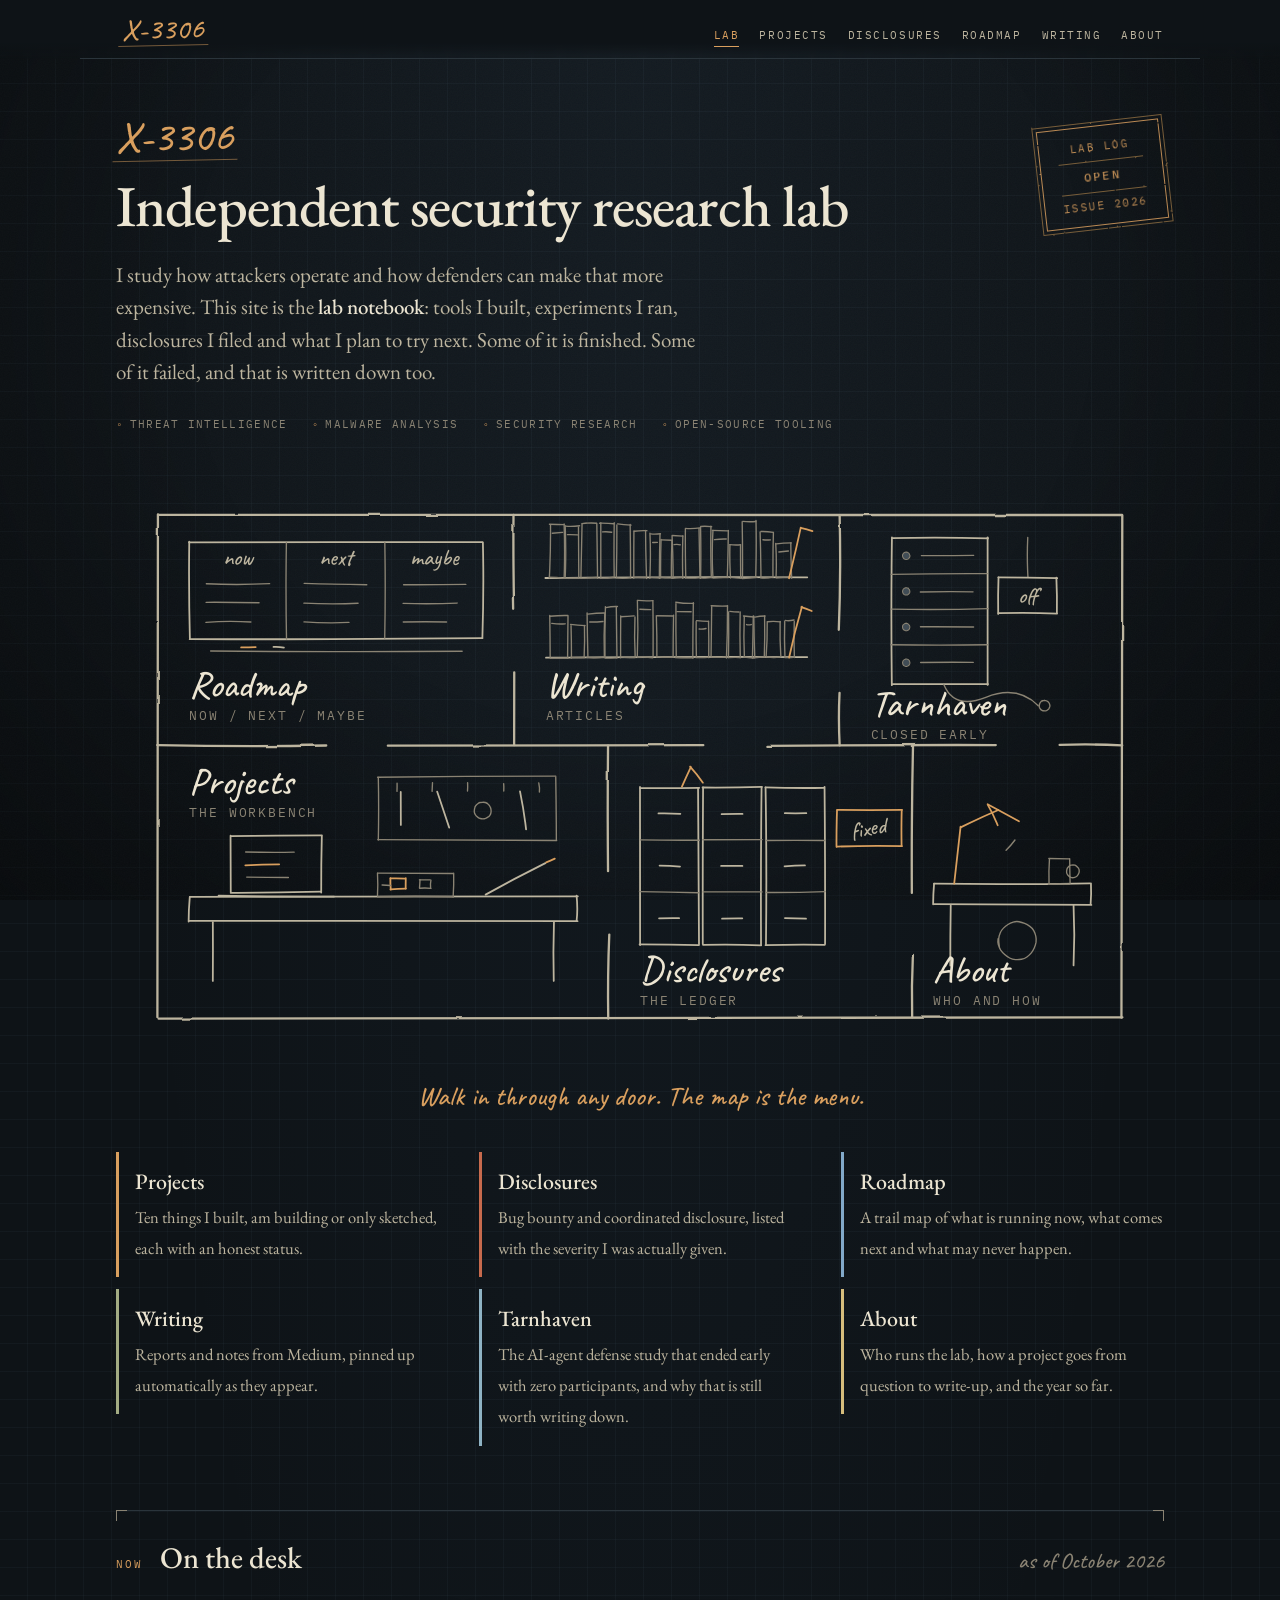
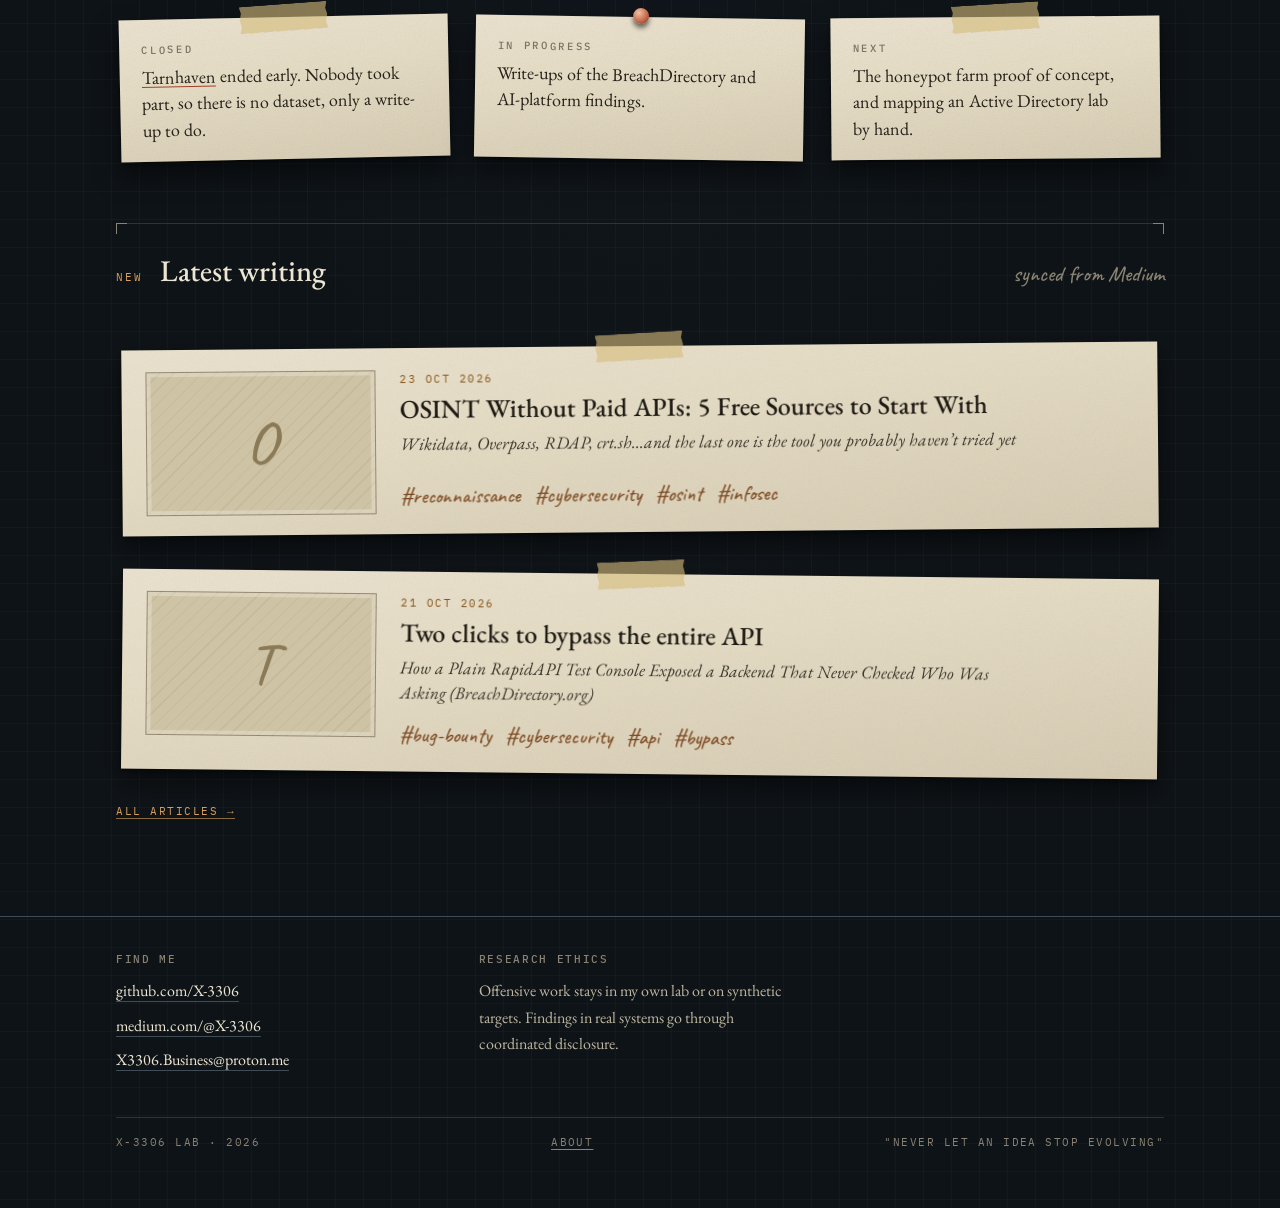
<file: index.html>
<!DOCTYPE html>
<html lang="en">
<head>
<meta charset="utf-8">
<meta name="viewport" content="width=device-width, initial-scale=1, viewport-fit=cover">
<title>X-3306 Lab | Independent Security Research &amp; Threat Intelligence</title>
<meta name="description" content="Independent security research lab of X-3306: threat intelligence, malware analysis, security research, open-source tools and coordinated disclosures.">
<link rel="canonical" href="https://x-3306.github.io/">
<meta name="robots" content="index, follow, max-image-preview:large, max-snippet:-1">
<meta name="author" content="X-3306">
<meta name="theme-color" content="#0e1317">
<meta property="og:type" content="website">
<meta property="og:site_name" content="X-3306 Lab">
<meta property="og:title" content="X-3306 Lab | Independent Security Research &amp; Threat Intelligence">
<meta property="og:description" content="Independent security research lab of X-3306: threat intelligence, malware analysis, security research, open-source tools and coordinated disclosures.">
<meta property="og:url" content="https://x-3306.github.io/">
<meta property="og:image" content="https://x-3306.github.io/og.png">
<meta property="og:image:width" content="1200">
<meta property="og:image:height" content="630">
<meta property="og:image:alt" content="X-3306, an independent security research lab">
<meta name="twitter:card" content="summary_large_image">
<meta name="twitter:title" content="X-3306 Lab | Independent Security Research &amp; Threat Intelligence">
<meta name="twitter:description" content="Independent security research lab of X-3306: threat intelligence, malware analysis, security research, open-source tools and coordinated disclosures.">
<meta name="twitter:image" content="https://x-3306.github.io/og.png">
<link rel="icon" href="favicon.svg" type="image/svg+xml">
<link rel="alternate" type="application/rss+xml" title="X-3306 on Medium" href="https://medium.com/feed/@X-3306">
<link rel="preload" href="fonts/eb-garamond-latin-500-normal.woff2" as="font" type="font/woff2" crossorigin>
<link rel="preload" href="fonts/ibm-plex-mono-latin-400-normal.woff2" as="font" type="font/woff2" crossorigin>
<link rel="preload" href="fonts/caveat-latin-500-normal.woff2" as="font" type="font/woff2" crossorigin>
<link rel="stylesheet" href="assets/style.css">
<script>document.documentElement.classList.add('js');</script>
<script>
/* Versioned intro flag: let the redesigned animation play once even if an older intro ran earlier. Add ?intro=1 to replay it while testing. */
(function(d){var seen=false;try{seen=sessionStorage.getItem('lab_seen_signal_v3')==='1'}catch(e){}
var rm=window.matchMedia&&matchMedia('(prefers-reduced-motion: reduce)').matches;
var forced=/(?:^|[?&])intro=1(?:&|$)/.test(location.search);
if((!seen||forced)&&!rm&&!location.hash&&!/bot|crawl|spider|slurp|lighthouse|headless/i.test(navigator.userAgent))d.classList.add('gate-on')})(document.documentElement);
</script>
<script type="application/ld+json">{"@context": "https://schema.org", "@graph": [{"@type": "WebSite", "@id": "https://x-3306.github.io/#site", "url": "https://x-3306.github.io/", "name": "X-3306 Lab", "inLanguage": "en", "publisher": {"@id": "https://x-3306.github.io/#person"}}, {"@type": "Person", "@id": "https://x-3306.github.io/#person", "name": "X-3306", "url": "https://x-3306.github.io/", "jobTitle": "Independent security researcher and threat intelligence analyst", "description": "Independent security researcher working on threat intelligence, malware analysis, red team research and deception technology.", "knowsAbout": ["Threat intelligence", "APT tradecraft", "Malware analysis", "Red team research", "Deception technology", "Honeypots", "Responsible disclosure"], "sameAs": ["https://github.com/X-3306", "https://medium.com/@X-3306"]}, {"@type": "ProfilePage", "@id": "https://x-3306.github.io/#profile", "url": "https://x-3306.github.io/", "name": "X-3306 Lab | Independent Security Research & Threat Intelligence", "mainEntity": {"@id": "https://x-3306.github.io/#person"}, "isPartOf": {"@id": "https://x-3306.github.io/#site"}}]}</script>

<meta name="google-adsense-account" content="ca-pub-8922407292297619">
<script async src="https://pagead2.googlesyndication.com/pagead/js/adsbygoogle.js?client=ca-pub-8922407292297619" crossorigin="anonymous"></script>
</head>
<body data-theme="home">
<a class="skip-link" href="#main">Skip to content</a>
<svg class="vh" aria-hidden="true" focusable="false"><defs><filter id="rough"><feTurbulence type="fractalNoise" baseFrequency="0.9" numOctaves="2" seed="2" result="n"/><feDisplacementMap in="SourceGraphic" in2="n" scale="1.7"/></filter></defs></svg>
<div id="gate" data-nosnippet role="dialog" aria-modal="true" aria-label="X-3306 Lab introduction">
  <button class="g-skip" type="button" id="skip">Skip intro</button>
  <div class="g-sheet paper tape">
    <p class="g-head">Lab notebook, issue 2026</p>
    <svg class="g-scope" viewBox="0 0 420 88" aria-hidden="true" focusable="false">
      <path class="g-grid" d="M0 18H420M0 44H420M0 70H420M42 0V88M84 0V88M126 0V88M168 0V88M210 0V88M252 0V88M294 0V88M336 0V88M378 0V88"/>
      <path class="g-base" d="M0 44H420"/>
      <path id="g-signal-route" class="g-trace" pathLength="1" d="M8 45 C18 45 19 43 26 44 S37 46 43 44 S51 42 57 44 S65 47 70 44 L84 44 L90 41 L96 48 L103 22 L111 68 L119 39 L126 46 L134 44 L147 43 L160 45 C168 46 173 44 181 44 L194 44 L202 41 L208 48 L216 19 L225 70 L233 38 L241 46 L251 44 C263 43 268 45 278 44 L290 44 L298 41 L304 47 L311 31 L318 57 L325 42 L332 45 C342 46 349 44 359 44 L374 44 L382 40 L388 48 L395 29 L402 59 L410 43 L418 44"/>
      <path class="g-trace-wake" pathLength="1" d="M8 45 C18 45 19 43 26 44 S37 46 43 44 S51 42 57 44 S65 47 70 44 L84 44 L90 41 L96 48 L103 22 L111 68 L119 39 L126 46 L134 44 L147 43 L160 45 C168 46 173 44 181 44 L194 44 L202 41 L208 48 L216 19 L225 70 L233 38 L241 46 L251 44 C263 43 268 45 278 44 L290 44 L298 41 L304 47 L311 31 L318 57 L325 42 L332 45 C342 46 349 44 359 44 L374 44 L382 40 L388 48 L395 29 L402 59 L410 43 L418 44"/>
      <circle class="g-trace-dot" r="3.2"><animateMotion dur="2.35s" repeatCount="indefinite" rotate="auto"><mpath href="#g-signal-route"/></animateMotion></circle>
    </svg>
    <p class="g-line" style="--t:.35s;--d:.45s"><span>This is the lab notebook.</span></p>
    <p class="g-line" style="--t:.82s;--d:.38s"><span>Some of it worked.</span></p>
    <p class="g-line" style="--t:1.22s;--d:.38s"><span>Some of it did not.</span></p>
    <p class="g-line" style="--t:1.62s;--d:.5s"><span>All of it is written down.</span></p>
    <p class="g-sign" aria-hidden="true">X-3306<svg viewBox="0 0 100 14" preserveAspectRatio="none"><path pathLength="1" d="M1 9 Q18 3 38 8 T74 7 T99 5"/></svg></p>
    <span class="g-stamp ink" aria-hidden="true">Open</span>
  </div>
  <div class="g-pencil" aria-hidden="true"><i></i></div>
</div>
<script>
/* Intro is self-contained: it closes even if the deferred bundle fails to load. */
(function(){
  var root=document.documentElement, gate=document.getElementById('gate');
  if(!gate)return;
  if(!root.classList.contains('gate-on')){gate.remove();return;}
  var done=false, exitTimer=0, autoTimer=0, failsafe=0, skip=document.getElementById('skip');
  function finish(){
    if(done)return;done=true;
    clearTimeout(autoTimer);clearTimeout(exitTimer);clearTimeout(failsafe);
    document.removeEventListener('keydown',onKey);document.removeEventListener('visibilitychange',onVis);
    gate.remove();root.classList.remove('gate-on');root.classList.add('gate-done');
    window.scrollTo(0,0);var m=document.getElementById('main');if(m)m.focus({preventScroll:true});
  }
  function beginExit(){if(done)return;gate.classList.add('exiting');exitTimer=setTimeout(finish,520);}
  function onKey(e){if(e.key==='Escape')finish();}
  function onVis(){if(document.hidden)finish();}
  if(skip){skip.addEventListener('click',finish,{once:true});skip.focus({preventScroll:true});}
  document.addEventListener('keydown',onKey);document.addEventListener('visibilitychange',onVis);
  try{sessionStorage.setItem('lab_seen_signal_v3','1')}catch(e){}
  autoTimer=setTimeout(beginExit,3500);
  failsafe=setTimeout(finish,5200);
})();
</script>
<header class="top"><div class="wrap"><a class="sig" href="./" aria-label="X-3306 home">X-3306</a><nav aria-label="Sections"><a href="./" aria-current="page">Lab</a><a href="projects.html">Projects</a><a href="disclosures.html">Disclosures</a><a href="roadmap.html">Roadmap</a><a href="articles.html">Writing</a><a href="about.html">About</a></nav></div></header>
<main id="main" tabindex="-1" class="wrap">

<section class="hero" aria-labelledby="h-title">
<div>
<span class="sig">X-3306</span>
<h1 id="h-title">Independent security research lab</h1>
<p class="lede">I study how attackers operate and how defenders can make that more expensive. This site is the <strong>lab notebook</strong>: tools I built, experiments I ran, disclosures I filed and what I plan to try next. Some of it is finished. Some of it failed, and that is written down too.</p>
<ul class="chips"><li>threat intelligence</li><li>Malware analysis</li><li>Security research</li><li>Open-source tooling</li></ul>
</div>
<div class="stamp" aria-hidden="true"><span>Lab log</span><b>OPEN</b><span>Issue 2026</span></div>
</section>
<section class="plan rv" id="map" aria-labelledby="h-map">
<h2 class="vh" id="h-map">Lab map</h2>
<svg viewBox="0 0 1000 560" role="group" aria-label="Floor plan of the lab. Each room links to a section."><defs><filter id="rough2"><feTurbulence type="fractalNoise" baseFrequency="0.03" numOctaves="2" seed="5" result="n"/><feDisplacementMap in="SourceGraphic" in2="n" scale="2.2"/></filter></defs><g filter="url(#rough2)"><path class="ln hv wall" pathLength="1" d="M40.6 40.0Q499.8 40.2 960.0 40.1"/><path class="ln hv wall" pathLength="1" d="M960.2 40.4Q959.0 280.0 959.4 519.7"/><path class="ln hv wall" pathLength="1" d="M960.3 519.4Q498.7 521.0 40.7 520.7"/><path class="ln hv wall" pathLength="1" d="M39.5 519.3Q40.5 280.4 40.0 39.4"/><path class="ln hv wall" pathLength="1" d="M379.3 39.9Q378.9 84.1 379.9 130.5"/><path class="ln hv wall" pathLength="1" d="M380.0 190.2Q380.1 225.5 379.9 259.7"/><path class="ln hv wall" pathLength="1" d="M690.5 40.3Q691.8 96.8 689.7 149.6"/><path class="ln hv wall" pathLength="1" d="M690.4 209.9Q689.2 233.5 690.5 259.8"/><path class="ln hv wall" pathLength="1" d="M39.3 259.6Q121.6 261.3 200.6 260.0"/><path class="ln hv wall" pathLength="1" d="M259.4 260.2Q411.7 259.6 560.4 259.7"/><path class="ln hv wall" pathLength="1" d="M620.6 260.4Q728.5 259.4 839.5 259.6"/><path class="ln hv wall" pathLength="1" d="M900.4 259.5Q928.6 258.4 960.1 259.9"/><path class="ln hv wall" pathLength="1" d="M469.5 260.2Q468.9 320.8 469.5 379.9"/><path class="ln hv wall" pathLength="1" d="M470.7 440.4Q469.0 479.2 469.7 520.5"/><path class="ln hv wall" pathLength="1" d="M760.5 260.2Q759.0 329.6 759.4 400.7"/><path class="ln hv wall" pathLength="1" d="M760.4 459.8Q759.0 489.1 759.7 519.4"/></g><a class="room" href="roadmap.html" style="--c:var(--blue)" data-note="Roadmap: what is running, what is next, what may never happen." aria-label="Roadmap: now / next / maybe"><rect class="fill" x="40" y="40" width="340" height="220"/><path class="ln" pathLength="1" d="M69.6 66.1Q209.0 66.2 349.8 65.9"/><path class="ln" pathLength="1" d="M350.1 66.5Q351.1 112.0 349.6 157.5"/><path class="ln" pathLength="1" d="M349.6 157.6Q211.0 158.8 70.3 158.6"/><path class="ln" pathLength="1" d="M70.5 158.1Q69.3 113.1 69.9 65.4"/><path class="ln f" pathLength="1" d="M162.6 66.3Q161.8 113.2 162.7 158.5"/><path class="ln f" pathLength="1" d="M256.5 66.3Q257.3 111.5 256.4 157.6"/><text class="tx" x="116" y="88" text-anchor="middle">now</text><text class="tx" x="210" y="88" text-anchor="middle">next</text><text class="tx" x="304" y="88" text-anchor="middle">maybe</text><path class="ln f" pathLength="1" d="M86.2 105.7Q116.2 107.1 146.6 105.6"/><path class="ln f" pathLength="1" d="M85.9 123.4Q110.0 123.3 136.5 123.8"/><path class="ln f" pathLength="1" d="M85.8 142.5Q107.2 140.8 128.7 142.2"/><path class="ln f" pathLength="1" d="M179.5 105.3Q210.6 106.3 239.3 106.6"/><path class="ln f" pathLength="1" d="M179.3 124.2Q206.1 125.5 231.0 124.3"/><path class="ln f" pathLength="1" d="M179.4 142.1Q200.4 143.6 222.3 142.6"/><path class="ln f" pathLength="1" d="M274.4 106.6Q304.8 106.7 333.8 106.3"/><path class="ln f" pathLength="1" d="M273.9 124.4Q300.8 125.2 325.5 124.1"/><path class="ln f" pathLength="1" d="M274.1 142.2Q295.4 141.6 315.4 142.2"/><path class="ln f" pathLength="1" d="M90.3 169.8Q211.3 171.0 330.3 170.1"/><path class="ln a" pathLength="1" d="M119.4 166.4Q126.9 166.4 133.3 166.1"/><path class="ln" pathLength="1" d="M150.3 166.0Q155.0 165.7 160.2 166.6"/><text class="rl" x="70" y="214">Roadmap</text><text class="rs" x="70" y="236">now / next / maybe</text></a><a class="room" href="articles.html" style="--c:var(--sage)" data-note="Writing: reports and notes, pulled from Medium." aria-label="Writing: articles"><rect class="fill" x="380" y="40" width="310" height="220"/><path class="ln" pathLength="1" d="M409.7 100.2Q534.4 98.8 659.6 99.5"/><path class="ln f" pathLength="1" d="M413.6 48.9Q421.7 49.0 427.7 49.2"/><path class="ln f" pathLength="1" d="M427.6 48.6Q428.5 74.9 427.6 100.6"/><path class="ln f" pathLength="1" d="M427.8 100.6Q420.5 99.4 413.4 99.4"/><path class="ln f" pathLength="1" d="M413.5 100.0Q414.8 75.0 414.6 49.5"/><path class="ln f" pathLength="1" d="M416.3 57.5Q421.0 57.1 426.2 56.7"/><path class="ln f" pathLength="1" d="M429.1 50.7Q434.8 51.3 442.4 50.3"/><path class="ln f" pathLength="1" d="M441.3 51.5Q441.4 75.4 441.6 99.5"/><path class="ln f" pathLength="1" d="M441.9 100.2Q434.8 100.2 429.2 100.4"/><path class="ln f" pathLength="1" d="M428.6 100.0Q429.7 75.8 428.6 50.3"/><path class="ln f" pathLength="1" d="M430.7 58.8Q435.7 58.7 440.3 59.0"/><path class="ln f" pathLength="1" d="M444.6 48.3Q452.1 47.3 458.5 47.9"/><path class="ln f" pathLength="1" d="M458.8 48.1Q459.2 74.7 459.5 100.4"/><path class="ln f" pathLength="1" d="M459.2 99.6Q452.2 99.9 444.3 100.4"/><path class="ln f" pathLength="1" d="M443.6 100.6Q444.2 74.3 444.7 48.7"/><path class="ln f" pathLength="1" d="M461.4 47.9Q469.1 47.8 475.1 48.4"/><path class="ln f" pathLength="1" d="M475.4 47.4Q475.0 73.2 475.4 99.5"/><path class="ln f" pathLength="1" d="M474.5 99.5Q468.2 100.5 462.0 100.3"/><path class="ln f" pathLength="1" d="M462.6 100.0Q462.5 74.3 462.6 47.4"/><path class="ln f" pathLength="1" d="M464.3 56.2Q468.5 55.8 473.0 56.5"/><path class="ln f" pathLength="1" d="M478.6 48.6Q484.3 49.6 491.5 49.7"/><path class="ln f" pathLength="1" d="M490.6 49.1Q491.0 74.6 491.0 100.1"/><path class="ln f" pathLength="1" d="M491.0 99.9Q483.7 100.8 478.4 100.1"/><path class="ln f" pathLength="1" d="M477.4 100.1Q478.0 74.8 477.9 49.6"/><path class="ln f" pathLength="1" d="M494.6 55.6Q500.0 54.7 506.6 55.0"/><path class="ln f" pathLength="1" d="M505.3 54.7Q505.4 77.4 506.3 100.7"/><path class="ln f" pathLength="1" d="M505.3 99.7Q499.3 99.4 494.3 99.6"/><path class="ln f" pathLength="1" d="M494.1 100.5Q494.0 77.5 494.2 55.3"/><path class="ln f" pathLength="1" d="M510.2 58.1Q514.7 58.5 519.5 58.0"/><path class="ln f" pathLength="1" d="M519.1 58.1Q518.5 78.5 518.5 100.6"/><path class="ln f" pathLength="1" d="M518.6 100.1Q514.7 99.8 510.5 99.6"/><path class="ln f" pathLength="1" d="M509.4 100.5Q510.4 78.5 509.5 57.4"/><path class="ln f" pathLength="1" d="M512.1 66.3Q514.4 66.4 516.6 66.2"/><path class="ln f" pathLength="1" d="M520.4 63.8Q525.1 63.8 530.3 64.2"/><path class="ln f" pathLength="1" d="M530.5 64.4Q529.7 82.8 530.0 99.3"/><path class="ln f" pathLength="1" d="M530.6 100.0Q525.4 100.2 519.6 99.5"/><path class="ln f" pathLength="1" d="M519.7 100.2Q519.5 81.5 520.1 63.5"/><path class="ln f" pathLength="1" d="M530.8 59.6Q535.8 59.9 540.8 60.2"/><path class="ln f" pathLength="1" d="M540.9 59.8Q540.3 79.5 540.8 100.6"/><path class="ln f" pathLength="1" d="M541.4 99.8Q536.2 99.4 530.4 100.5"/><path class="ln f" pathLength="1" d="M531.6 100.1Q531.6 80.7 530.6 60.1"/><path class="ln f" pathLength="1" d="M532.5 68.3Q536.2 67.8 538.5 68.6"/><path class="ln f" pathLength="1" d="M543.4 52.9Q550.3 53.4 557.3 52.4"/><path class="ln f" pathLength="1" d="M556.3 52.8Q556.7 76.5 557.2 100.2"/><path class="ln f" pathLength="1" d="M557.2 99.8Q549.6 100.7 543.2 100.1"/><path class="ln f" pathLength="1" d="M543.7 100.2Q543.1 76.3 543.3 53.4"/><path class="ln f" pathLength="1" d="M557.9 51.0Q562.4 50.6 568.4 51.2"/><path class="ln f" pathLength="1" d="M567.7 50.8Q567.2 75.1 568.1 99.9"/><path class="ln f" pathLength="1" d="M567.4 99.9Q563.0 100.6 558.2 100.1"/><path class="ln f" pathLength="1" d="M557.8 100.6Q558.3 76.2 557.8 51.7"/><path class="ln f" pathLength="1" d="M569.1 54.8Q576.4 55.0 583.7 55.2"/><path class="ln f" pathLength="1" d="M584.3 54.7Q584.1 77.2 583.3 99.6"/><path class="ln f" pathLength="1" d="M584.4 99.8Q575.8 99.5 569.6 100.3"/><path class="ln f" pathLength="1" d="M569.6 99.4Q568.3 78.3 569.6 54.9"/><path class="ln f" pathLength="1" d="M571.0 63.6Q576.9 62.8 582.3 63.0"/><path class="ln f" pathLength="1" d="M585.6 68.4Q591.2 68.9 596.0 68.5"/><path class="ln f" pathLength="1" d="M595.9 68.7Q595.9 84.8 596.1 99.9"/><path class="ln f" pathLength="1" d="M596.7 100.6Q591.4 100.0 586.3 99.6"/><path class="ln f" pathLength="1" d="M586.4 100.2Q585.4 85.1 585.8 68.7"/><path class="ln f" pathLength="1" d="M598.0 46.2Q604.1 46.7 610.6 46.3"/><path class="ln f" pathLength="1" d="M610.7 45.3Q611.2 72.2 610.4 99.6"/><path class="ln f" pathLength="1" d="M611.6 99.5Q604.1 100.4 597.6 100.7"/><path class="ln f" pathLength="1" d="M597.8 100.0Q598.0 72.8 597.5 46.5"/><path class="ln f" pathLength="1" d="M615.4 55.8Q620.9 55.6 627.2 56.7"/><path class="ln f" pathLength="1" d="M627.3 56.6Q626.7 78.1 626.9 99.8"/><path class="ln f" pathLength="1" d="M626.4 99.4Q620.4 100.6 615.1 100.0"/><path class="ln f" pathLength="1" d="M615.4 99.4Q615.3 77.7 614.6 56.2"/><path class="ln f" pathLength="1" d="M617.3 63.7Q620.8 64.2 624.5 63.8"/><path class="ln f" pathLength="1" d="M630.1 67.6Q636.7 66.9 644.3 66.7"/><path class="ln f" pathLength="1" d="M643.9 66.6Q644.0 84.3 644.7 100.3"/><path class="ln f" pathLength="1" d="M644.5 99.3Q637.0 99.3 630.2 100.1"/><path class="ln f" pathLength="1" d="M629.8 99.8Q630.5 83.9 629.5 67.1"/><path class="ln f" pathLength="1" d="M632.5 75.4Q636.7 75.0 641.6 74.4"/><path class="ln a" pathLength="1" d="M642.2 100.4Q648.1 76.7 653.4 52.1"/><path class="ln a" pathLength="1" d="M653.4 52.3Q659.3 53.6 664.6 55.4"/><path class="ln" pathLength="1" d="M410.3 176.2Q535.3 175.1 659.6 175.6"/><path class="ln f" pathLength="1" d="M413.8 136.7Q422.9 135.8 431.2 136.0"/><path class="ln f" pathLength="1" d="M431.3 136.6Q431.1 156.4 430.9 176.5"/><path class="ln f" pathLength="1" d="M431.4 176.5Q422.8 176.6 414.5 176.6"/><path class="ln f" pathLength="1" d="M414.3 176.4Q414.2 156.0 413.9 135.9"/><path class="ln f" pathLength="1" d="M415.8 143.5Q422.7 144.4 428.6 143.9"/><path class="ln f" pathLength="1" d="M433.7 144.5Q440.5 145.4 447.6 145.6"/><path class="ln f" pathLength="1" d="M447.0 145.4Q447.4 159.7 446.7 175.6"/><path class="ln f" pathLength="1" d="M447.1 176.0Q440.3 176.1 434.0 175.9"/><path class="ln f" pathLength="1" d="M434.6 176.6Q434.6 160.3 434.2 145.6"/><path class="ln f" pathLength="1" d="M450.1 134.6Q458.7 133.7 466.0 133.6"/><path class="ln f" pathLength="1" d="M466.4 133.8Q465.3 155.7 466.0 176.0"/><path class="ln f" pathLength="1" d="M466.2 175.6Q457.6 176.8 449.3 176.0"/><path class="ln f" pathLength="1" d="M450.3 176.1Q449.8 155.5 449.5 133.5"/><path class="ln f" pathLength="1" d="M452.0 142.2Q457.8 142.3 464.7 141.7"/><path class="ln f" pathLength="1" d="M467.4 128.5Q472.9 127.2 478.5 127.4"/><path class="ln f" pathLength="1" d="M477.4 128.0Q477.6 152.3 478.0 176.6"/><path class="ln f" pathLength="1" d="M477.7 176.4Q472.6 176.6 466.9 176.6"/><path class="ln f" pathLength="1" d="M466.6 176.1Q466.3 152.5 467.0 127.5"/><path class="ln f" pathLength="1" d="M481.7 137.2Q487.8 137.1 494.4 136.4"/><path class="ln f" pathLength="1" d="M495.2 137.3Q494.4 156.8 495.4 175.5"/><path class="ln f" pathLength="1" d="M495.3 176.0Q487.9 176.6 480.7 175.5"/><path class="ln f" pathLength="1" d="M481.5 176.3Q481.4 157.1 481.6 136.5"/><path class="ln f" pathLength="1" d="M497.7 121.6Q504.8 122.3 512.3 121.8"/><path class="ln f" pathLength="1" d="M512.3 121.8Q512.7 149.1 512.5 175.4"/><path class="ln f" pathLength="1" d="M512.2 176.3Q504.4 175.4 497.6 175.9"/><path class="ln f" pathLength="1" d="M497.4 175.6Q498.5 149.1 497.5 121.5"/><path class="ln f" pathLength="1" d="M499.9 130.0Q504.7 130.3 510.2 130.4"/><path class="ln f" pathLength="1" d="M516.3 136.2Q524.7 136.2 531.7 136.4"/><path class="ln f" pathLength="1" d="M532.0 135.7Q531.6 156.8 531.6 175.7"/><path class="ln f" pathLength="1" d="M531.6 175.8Q523.9 176.1 515.7 175.4"/><path class="ln f" pathLength="1" d="M516.1 175.7Q516.3 155.6 515.6 136.2"/><path class="ln f" pathLength="1" d="M534.1 123.3Q542.8 124.7 551.2 124.4"/><path class="ln f" pathLength="1" d="M550.9 123.8Q550.4 150.0 550.4 176.5"/><path class="ln f" pathLength="1" d="M550.9 176.3Q542.1 176.6 533.6 176.1"/><path class="ln f" pathLength="1" d="M534.6 175.5Q534.1 149.3 534.3 124.6"/><path class="ln f" pathLength="1" d="M535.3 132.3Q542.2 132.3 548.8 132.4"/><path class="ln f" pathLength="1" d="M553.9 140.9Q559.7 141.5 565.4 141.6"/><path class="ln f" pathLength="1" d="M565.4 141.5Q565.8 157.9 565.6 176.2"/><path class="ln f" pathLength="1" d="M564.5 175.9Q559.7 176.4 553.3 176.0"/><path class="ln f" pathLength="1" d="M553.8 175.5Q553.4 158.3 553.6 141.6"/><path class="ln f" pathLength="1" d="M556.4 148.9Q559.7 149.2 563.0 148.4"/><path class="ln f" pathLength="1" d="M567.9 126.7Q576.2 127.1 583.5 126.9"/><path class="ln f" pathLength="1" d="M583.5 126.5Q583.6 151.8 582.5 176.6"/><path class="ln f" pathLength="1" d="M582.9 175.3Q575.2 176.0 568.6 175.7"/><path class="ln f" pathLength="1" d="M567.8 175.8Q568.2 151.4 568.4 127.5"/><path class="ln f" pathLength="1" d="M585.7 132.0Q589.6 132.6 594.4 132.6"/><path class="ln f" pathLength="1" d="M595.6 132.5Q595.1 154.3 595.7 176.3"/><path class="ln f" pathLength="1" d="M595.1 176.1Q590.6 175.8 584.5 176.2"/><path class="ln f" pathLength="1" d="M584.4 176.0Q584.9 153.4 584.5 132.5"/><path class="ln f" pathLength="1" d="M598.8 136.4Q603.1 136.7 608.6 137.4"/><path class="ln f" pathLength="1" d="M608.1 136.4Q607.8 156.3 607.3 176.6"/><path class="ln f" pathLength="1" d="M608.6 176.7Q603.2 176.0 599.0 175.6"/><path class="ln f" pathLength="1" d="M599.6 175.6Q598.7 157.2 599.5 136.8"/><path class="ln f" pathLength="1" d="M601.7 144.6Q603.2 145.3 606.2 144.6"/><path class="ln f" pathLength="1" d="M609.6 137.5Q614.4 136.7 619.3 136.5"/><path class="ln f" pathLength="1" d="M618.9 136.4Q619.3 157.2 618.6 175.7"/><path class="ln f" pathLength="1" d="M618.6 175.6Q614.3 175.5 609.2 176.4"/><path class="ln f" pathLength="1" d="M609.5 176.1Q608.8 156.8 608.6 136.7"/><path class="ln f" pathLength="1" d="M621.7 141.9Q627.7 141.3 634.0 142.0"/><path class="ln f" pathLength="1" d="M633.7 141.7Q633.3 159.2 634.4 175.4"/><path class="ln f" pathLength="1" d="M633.6 175.7Q627.2 176.4 621.1 175.6"/><path class="ln f" pathLength="1" d="M620.3 175.9Q621.6 159.8 621.4 141.8"/><path class="ln f" pathLength="1" d="M638.6 140.7Q641.8 141.4 647.0 140.3"/><path class="ln f" pathLength="1" d="M647.2 141.7Q646.7 159.0 647.3 176.0"/><path class="ln f" pathLength="1" d="M646.5 175.9Q642.7 176.4 638.2 176.1"/><path class="ln f" pathLength="1" d="M638.3 175.7Q637.6 158.8 638.1 141.5"/><path class="ln a" pathLength="1" d="M642.3 176.1Q647.3 152.2 654.5 127.6"/><path class="ln a" pathLength="1" d="M654.0 127.9Q658.7 129.5 663.9 131.7"/><text class="rl" x="410" y="214">Writing</text><text class="rs" x="410" y="236">articles</text></a><a class="room" href="tarnhaven.html" style="--c:#8fb3c4" data-note="Tarnhaven: the AI-agent defense study that ended early. Zero participants." aria-label="Tarnhaven: closed early"><rect class="fill" x="690" y="40" width="270" height="220"/><path class="ln" pathLength="1" d="M740.6 62.1Q786.7 61.0 832.1 62.4"/><path class="ln" pathLength="1" d="M831.7 61.4Q831.4 131.2 831.7 202.2"/><path class="ln" pathLength="1" d="M832.1 201.4Q786.1 201.4 740.4 201.5"/><path class="ln" pathLength="1" d="M740.3 202.5Q739.4 131.2 740.4 61.4"/><path class="ln f" pathLength="1" d="M739.6 96.7Q785.9 95.8 831.4 96.0"/><path class="ln f" pathLength="1" d="M739.5 129.9Q786.4 130.8 832.3 129.4"/><path class="ln f" pathLength="1" d="M739.5 163.9Q785.6 164.6 831.7 163.9"/><path class="led" d="M757.0 80.6Q756.5 81.6 756.1 81.9Q755.6 82.2 755.1 82.4Q754.5 82.5 754.0 82.5Q753.4 82.4 752.9 82.3Q752.4 82.1 751.9 81.8Q751.5 81.5 751.2 81.0Q750.9 80.6 750.7 80.0Q750.5 79.5 750.5 79.0Q750.4 78.4 750.6 77.9Q750.9 77.4 751.2 76.9Q751.5 76.5 752.0 76.1Q752.4 75.7 752.9 75.6Q753.5 75.5 754.0 75.5Q754.6 75.6 755.1 75.7Q755.6 75.8 756.1 76.2Q756.6 76.5 756.9 77.0Q757.1 77.4 757.3 78.0Q757.5 78.5 757.6 79.0Q757.6 79.6 757.4 80.1Q757.3 80.7 756.9 81.1Q756.5 81.6 756.1 81.9"/><path class="ln f" pathLength="1" d="M768.5 78.8Q793.0 78.9 818.4 78.6"/><path class="led" d="M752.0 115.8Q751.2 115.1 751.0 114.6Q750.7 114.1 750.6 113.6Q750.5 113.1 750.6 112.5Q750.7 112.0 750.9 111.5Q751.1 111.0 751.5 110.6Q751.9 110.2 752.4 109.9Q752.9 109.7 753.4 109.5Q753.9 109.4 754.5 109.5Q755.0 109.6 755.6 109.8Q756.1 110.0 756.4 110.5Q756.8 110.9 757.1 111.4Q757.3 111.8 757.4 112.4Q757.5 112.9 757.5 113.5Q757.4 114.1 757.2 114.5Q756.9 115.0 756.5 115.4Q756.1 115.8 755.6 116.1Q755.1 116.3 754.6 116.4Q754.1 116.5 753.5 116.5Q753.0 116.4 752.5 116.2Q751.9 115.9 751.5 115.6Q751.1 115.2 750.8 114.7"/><path class="ln f" pathLength="1" d="M767.5 113.6Q792.7 112.8 817.8 113.4"/><path class="led" d="M753.4 143.5Q754.5 143.6 755.0 143.7Q755.5 143.9 756.0 144.2Q756.4 144.5 756.7 144.9Q757.1 145.4 757.3 145.9Q757.5 146.4 757.5 147.0Q757.5 147.5 757.3 148.0Q757.2 148.6 756.9 149.0Q756.5 149.5 756.1 149.8Q755.6 150.1 755.1 150.3Q754.6 150.5 754.0 150.5Q753.5 150.5 753.0 150.3Q752.5 150.1 752.0 149.8Q751.6 149.5 751.2 149.1Q750.8 148.7 750.7 148.1Q750.6 147.6 750.5 147.0Q750.5 146.5 750.6 146.0Q750.8 145.4 751.1 144.9Q751.4 144.5 751.9 144.2Q752.4 143.9 752.9 143.6Q753.4 143.4 754.0 143.4Q754.5 143.5 755.1 143.6"/><path class="ln f" pathLength="1" d="M767.6 146.7Q793.2 146.6 818.3 146.9"/><path class="led" d="M751.3 183.3Q750.8 182.3 750.7 181.8Q750.5 181.3 750.6 180.8Q750.6 180.2 750.8 179.7Q751.0 179.2 751.4 178.8Q751.7 178.4 752.2 178.1Q752.7 177.8 753.2 177.6Q753.7 177.5 754.2 177.5Q754.8 177.5 755.3 177.7Q755.9 177.9 756.3 178.3Q756.7 178.6 757.0 179.1Q757.2 179.6 757.4 180.2Q757.6 180.7 757.6 181.3Q757.5 181.8 757.3 182.3Q757.0 182.8 756.7 183.3Q756.4 183.7 755.9 184.0Q755.4 184.3 754.9 184.5Q754.3 184.7 753.7 184.6Q753.2 184.6 752.7 184.3Q752.2 184.0 751.7 183.7Q751.3 183.4 751.0 182.9Q750.7 182.4 750.6 181.8"/><path class="ln f" pathLength="1" d="M767.8 180.8Q792.9 180.5 818.0 180.7"/><path class="ln f" pathLength="1" d="M870.0 61.5Q869.1 80.7 870.2 99.6"/><path class="ln" pathLength="1" d="M841.9 99.5Q869.2 99.7 898.1 100.3"/><path class="ln" pathLength="1" d="M897.3 99.8Q898.1 117.4 897.8 133.4"/><path class="ln" pathLength="1" d="M898.0 134.1Q869.8 133.1 842.0 133.8"/><path class="ln" pathLength="1" d="M841.8 134.5Q841.5 116.0 842.1 99.7"/><text class="tx" x="870" y="124" text-anchor="middle">off</text><path class="ln f" d="M790 202Q800 226 830 214T880 222"/><path class="ln f" d="M883.6 217.7Q885.0 217.1 885.8 217.0Q886.6 217.0 887.3 217.2Q888.1 217.3 888.7 217.8Q889.4 218.3 889.9 218.9Q890.4 219.5 890.7 220.2Q891.0 221.0 891.1 221.8Q891.1 222.6 890.9 223.3Q890.6 224.1 890.2 224.8Q889.8 225.4 889.1 225.9Q888.5 226.4 887.8 226.7Q887.0 227.0 886.2 227.0Q885.4 227.0 884.7 226.9Q883.9 226.7 883.2 226.3Q882.5 225.8 882.0 225.2Q881.6 224.5 881.2 223.8Q880.9 223.1 881.0 222.2Q881.0 221.4 881.2 220.7Q881.4 219.9 881.8 219.2Q882.2 218.5 882.8 218.0Q883.5 217.6 884.2 217.3Q885.0 217.0 885.8 216.9"/><text class="rl" x="720" y="232">Tarnhaven</text><text class="rs" x="720" y="254">closed early</text></a><a class="room" href="projects.html" style="--c:var(--copper)" data-note="Projects: what I built, what is half built, what only exists on paper." aria-label="Projects: the workbench"><rect class="fill" x="40" y="260" width="430" height="260"/><path class="ln f" pathLength="1" d="M249.6 290.3Q334.2 289.3 419.6 289.3"/><path class="ln f" pathLength="1" d="M419.6 290.0Q420.1 319.7 420.2 350.1"/><path class="ln f" pathLength="1" d="M420.5 350.7Q335.3 350.1 249.8 349.8"/><path class="ln f" pathLength="1" d="M250.3 350.3Q250.9 319.6 250.3 290.6"/><path class="ln f" pathLength="1" d="M268.2 296.0Q268.3 299.7 268.1 303.8"/><path class="ln f" pathLength="1" d="M302.0 295.6Q301.8 300.2 301.6 303.8"/><path class="ln f" pathLength="1" d="M335.5 295.4Q335.7 300.0 335.4 303.4"/><path class="ln f" pathLength="1" d="M369.9 296.4Q370.2 299.6 370.0 303.5"/><path class="ln f" pathLength="1" d="M403.4 295.7Q404.4 300.4 404.0 304.4"/><path class="ln" pathLength="1" d="M271.7 304.3Q271.8 320.3 271.8 335.8"/><path class="ln" pathLength="1" d="M306.5 304.1Q312.4 321.5 317.9 338.3"/><path class="ln f" d="M344.2 316.3Q346.2 314.8 347.4 314.5Q348.7 314.2 349.9 314.2Q351.1 314.1 352.4 314.4Q353.6 314.7 354.6 315.5Q355.5 316.3 356.3 317.3Q357.0 318.3 357.4 319.5Q357.8 320.7 357.9 321.9Q358.0 323.2 357.7 324.4Q357.4 325.7 356.7 326.7Q356.0 327.8 354.8 328.4Q353.7 329.1 352.6 329.6Q351.4 330.1 350.1 330.1Q348.8 330.0 347.6 329.7Q346.4 329.4 345.4 328.6Q344.3 327.8 343.5 326.9Q342.6 325.9 342.2 324.7Q341.7 323.4 341.9 322.1Q342.0 320.9 342.3 319.6Q342.5 318.3 343.4 317.3Q344.2 316.4 345.2 315.6Q346.2 314.9 347.4 314.4"/><path class="ln" pathLength="1" d="M385.5 303.8Q389.4 322.8 391.3 340.1"/><path class="ln" pathLength="1" d="M109.7 346.4Q153.0 345.7 196.5 345.7"/><path class="ln" pathLength="1" d="M196.4 346.7Q195.7 373.3 195.8 400.3"/><path class="ln" pathLength="1" d="M195.5 399.5Q153.1 400.7 109.4 400.6"/><path class="ln" pathLength="1" d="M109.5 399.8Q109.4 373.0 109.3 346.1"/><path class="ln f" pathLength="1" d="M123.7 361.6Q146.5 362.2 170.0 361.8"/><path class="ln a" pathLength="1" d="M123.4 374.5Q139.7 373.4 155.7 373.4"/><path class="ln f" pathLength="1" d="M124.7 385.6Q143.6 386.0 164.5 386.0"/><path class="ln" pathLength="1" d="M97.9 403.4Q152.9 404.4 208.1 404.2"/><path class="ln" pathLength="1" d="M70.6 404.5Q255.3 403.5 440.7 403.9"/><path class="ln" pathLength="1" d="M439.5 403.3Q440.8 416.5 439.5 427.5"/><path class="ln" pathLength="1" d="M440.4 427.7Q254.0 427.7 70.0 427.3"/><path class="ln" pathLength="1" d="M69.3 428.0Q69.3 417.1 70.4 404.4"/><path class="ln" pathLength="1" d="M92.4 428.5Q92.6 455.7 92.4 484.7"/><path class="ln" pathLength="1" d="M417.9 428.3Q417.0 457.2 417.7 484.6"/><path class="ln f" pathLength="1" d="M249.6 381.8Q285.2 382.1 321.8 382.2"/><path class="ln f" pathLength="1" d="M322.2 381.8Q322.5 392.8 321.7 404.6"/><path class="ln f" pathLength="1" d="M321.8 404.3Q285.7 403.4 249.6 404.3"/><path class="ln f" pathLength="1" d="M249.5 403.4Q250.1 393.3 249.5 381.8"/><path class="ln a" pathLength="1" d="M262.0 386.9Q268.9 386.6 275.8 387.1"/><path class="ln a" pathLength="1" d="M276.5 386.7Q276.4 391.8 276.4 396.5"/><path class="ln a" pathLength="1" d="M276.6 396.6Q269.4 396.9 261.9 397.3"/><path class="ln a" pathLength="1" d="M262.2 397.6Q261.7 391.8 261.8 386.6"/><path class="ln f" pathLength="1" d="M289.5 388.2Q294.9 388.4 299.8 388.2"/><path class="ln f" pathLength="1" d="M300.5 388.5Q299.8 392.1 300.2 396.0"/><path class="ln f" pathLength="1" d="M300.5 396.3Q295.1 395.7 289.9 396.2"/><path class="ln f" pathLength="1" d="M289.6 396.1Q289.9 391.9 290.1 388.0"/><path class="ln f" pathLength="1" d="M253.9 393.1Q257.7 393.1 262.1 393.6"/><path class="ln" pathLength="1" d="M352.7 402.3Q380.4 386.9 409.7 372.3"/><path class="ln a" pathLength="1" d="M410.5 371.5Q414.5 369.9 418.7 368.0"/><text class="rl" x="70" y="306">Projects</text><text class="rs" x="70" y="328">the workbench</text></a><a class="room" href="disclosures.html" style="--c:var(--rust)" data-note="Disclosures: bug bounty and responsible disclosure, with honest severities." aria-label="Disclosures: the ledger"><rect class="fill" x="470" y="260" width="290" height="260"/><path class="ln" pathLength="1" d="M500.2 300.6Q527.4 300.8 556.5 300.4"/><path class="ln" pathLength="1" d="M555.4 300.5Q556.0 376.2 556.3 449.7"/><path class="ln" pathLength="1" d="M556.1 450.5Q528.7 449.9 499.6 449.7"/><path class="ln" pathLength="1" d="M500.1 450.4Q500.3 374.0 500.0 299.6"/><path class="ln f" pathLength="1" d="M500.4 350.1Q528.5 350.6 556.6 350.4"/><path class="ln f" pathLength="1" d="M499.4 399.4Q527.4 399.8 555.8 400.5"/><path class="ln" pathLength="1" d="M517.6 324.8Q528.3 324.6 538.5 325.2"/><path class="ln" pathLength="1" d="M518.7 374.6Q528.4 374.6 538.2 375.5"/><path class="ln" pathLength="1" d="M518.2 424.9Q528.2 424.7 537.3 424.8"/><path class="ln" pathLength="1" d="M559.7 300.1Q587.6 300.3 616.3 299.6"/><path class="ln" pathLength="1" d="M616.0 299.5Q615.1 375.5 615.5 450.6"/><path class="ln" pathLength="1" d="M615.6 450.7Q588.3 449.7 560.3 450.3"/><path class="ln" pathLength="1" d="M559.9 449.5Q559.7 374.5 560.2 299.9"/><path class="ln f" pathLength="1" d="M559.9 350.0Q588.5 349.9 616.6 349.8"/><path class="ln f" pathLength="1" d="M560.1 399.7Q588.3 399.6 616.5 399.7"/><path class="ln" pathLength="1" d="M577.9 325.6Q588.4 325.2 597.8 325.3"/><path class="ln" pathLength="1" d="M577.4 374.9Q588.1 374.9 597.7 374.9"/><path class="ln" pathLength="1" d="M578.3 425.2Q588.5 424.8 597.6 424.9"/><path class="ln" pathLength="1" d="M619.7 299.9Q647.1 300.9 675.8 300.4"/><path class="ln" pathLength="1" d="M676.1 299.4Q676.8 375.2 676.6 449.4"/><path class="ln" pathLength="1" d="M676.3 450.2Q647.7 449.7 619.8 450.6"/><path class="ln" pathLength="1" d="M620.2 450.0Q621.1 373.9 619.8 300.0"/><path class="ln f" pathLength="1" d="M620.1 350.7Q647.7 350.3 676.7 350.7"/><path class="ln f" pathLength="1" d="M620.2 400.3Q647.8 400.5 676.7 399.4"/><path class="ln" pathLength="1" d="M638.2 324.6Q648.0 324.9 658.7 324.6"/><path class="ln" pathLength="1" d="M637.9 375.3Q647.9 374.6 657.4 374.5"/><path class="ln" pathLength="1" d="M638.3 424.7Q648.1 425.1 658.4 425.3"/><path class="ln a" pathLength="1" d="M540.0 299.3Q544.3 289.5 548.5 280.6"/><path class="ln a" pathLength="1" d="M547.8 280.1Q554.5 287.4 560.0 295.5"/><path class="ln a" pathLength="1" d="M688.0 321.5Q719.5 321.7 750.1 321.5"/><path class="ln a" pathLength="1" d="M749.7 322.4Q749.3 339.0 749.6 355.9"/><path class="ln a" pathLength="1" d="M749.9 356.1Q718.3 355.5 687.9 356.5"/><path class="ln a" pathLength="1" d="M687.5 356.7Q687.4 339.6 688.0 321.9"/><text class="tx" x="719" y="346" text-anchor="middle" transform="rotate(-10 719 346)">fixed</text><text class="rl" x="500" y="486">Disclosures</text><text class="rs" x="500" y="508">the ledger</text></a><a class="room" href="about.html" style="--c:var(--ochre)" data-note="About: who runs the lab, how it works, and the year so far." aria-label="About: who and how"><rect class="fill" x="760" y="260" width="200" height="260"/><path class="ln" pathLength="1" d="M780.6 391.9Q855.3 392.9 929.3 391.5"/><path class="ln" pathLength="1" d="M930.3 391.5Q930.8 402.6 930.0 411.3"/><path class="ln" pathLength="1" d="M930.7 412.2Q854.1 411.5 780.5 411.4"/><path class="ln" pathLength="1" d="M779.7 411.5Q779.8 401.0 780.6 391.8"/><path class="ln" pathLength="1" d="M796.5 412.6Q796.0 441.4 796.1 470.0"/><path class="ln" pathLength="1" d="M913.7 412.3Q915.1 440.7 913.7 469.8"/><path class="ln a" pathLength="1" d="M799.8 391.9Q802.8 364.9 805.9 337.4"/><path class="ln a" pathLength="1" d="M806.0 338.1Q824.9 328.9 841.9 321.6"/><path class="ln a" pathLength="1" d="M831.7 316.0Q846.0 323.7 861.6 332.3"/><path class="ln a" pathLength="1" d="M831.9 316.7Q837.0 325.5 841.3 336.1"/><path class="ln f" pathLength="1" d="M890.1 367.8Q900.6 367.8 909.7 368.2"/><path class="ln f" pathLength="1" d="M910.0 368.0Q910.1 379.8 910.4 391.4"/><path class="ln f" pathLength="1" d="M909.7 392.4Q899.5 391.7 889.9 392.5"/><path class="ln f" pathLength="1" d="M890.3 391.4Q889.9 379.7 890.7 368.5"/><path class="ln f" d="M910.2 385.2Q908.6 384.2 908.1 383.5Q907.5 382.7 907.2 381.8Q907.0 380.8 907.1 379.9Q907.2 379.0 907.4 378.0Q907.6 377.1 908.2 376.4Q908.9 375.7 909.6 375.1Q910.3 374.5 911.2 374.2Q912.2 374.0 913.1 373.9Q914.1 373.9 915.0 374.2Q915.9 374.6 916.6 375.2Q917.3 375.9 918.0 376.6Q918.6 377.3 918.9 378.2Q919.1 379.1 919.1 380.1Q919.1 381.1 918.7 381.9Q918.3 382.8 917.8 383.6Q917.3 384.5 916.5 385.0Q915.7 385.5 914.8 385.8Q913.9 386.2 912.9 386.2Q911.9 386.2 911.0 385.9Q910.0 385.6 909.3 384.9Q908.6 384.2 908.0 383.5"/><path class="ln f" d="M843.0 452.7Q842.1 447.1 842.3 444.3Q842.6 441.5 843.7 438.9Q844.8 436.3 846.8 434.3Q848.7 432.3 851.1 430.8Q853.4 429.3 856.1 428.5Q858.9 427.7 861.7 428.2Q864.5 428.8 867.0 429.8Q869.6 430.9 872.0 432.6Q874.3 434.2 875.7 436.7Q877.1 439.3 877.7 442.1Q878.3 444.9 877.9 447.7Q877.4 450.5 876.3 453.1Q875.2 455.7 873.4 457.9Q871.6 460.1 869.2 461.8Q866.9 463.5 864.0 464.0Q861.1 464.5 858.2 464.3Q855.3 464.2 852.7 462.8Q850.2 461.4 848.0 459.5Q845.8 457.7 844.2 455.3Q842.7 452.8 841.9 450.0Q841.2 447.1 841.7 444.3"/><path class="ln f" pathLength="1" d="M849.3 359.9Q854.4 355.0 857.8 350.2"/><text class="rl" x="780" y="486">About</text><text class="rs" x="780" y="508">who and how</text></a></svg>
<p class="plan-note" id="plan-note">Walk in through any door. The map is the menu.</p>
</section>
<ul class="doors rv">
<li><a href="projects.html" style="--c:var(--copper)"><b>Projects</b><span>Ten things I built, am building or only sketched, each with an honest status.</span></a></li><li><a href="disclosures.html" style="--c:var(--rust)"><b>Disclosures</b><span>Bug bounty and coordinated disclosure, listed with the severity I was actually given.</span></a></li><li><a href="roadmap.html" style="--c:var(--blue)"><b>Roadmap</b><span>A trail map of what is running now, what comes next and what may never happen.</span></a></li><li><a href="articles.html" style="--c:var(--sage)"><b>Writing</b><span>Reports and notes from Medium, pinned up automatically as they appear.</span></a></li><li><a href="tarnhaven.html" style="--c:#8fb3c4"><b>Tarnhaven</b><span>The AI-agent defense study that ended early with zero participants, and why that is still worth writing down.</span></a></li><li><a href="about.html" style="--c:var(--ochre)"><b>About</b><span>Who runs the lab, how a project goes from question to write-up, and the year so far.</span></a></li>
</ul>
<section class="sec rv" aria-labelledby="h-now">
<div class="sec-head"><span class="sec-num">NOW</span><h2 id="h-now">On the desk</h2><span class="sec-ref">as of October 2026</span></div>
<div class="now-notes">
<div class="paper tape"><h3>Closed</h3><p><a href="tarnhaven.html">Tarnhaven</a> ended early. Nobody took part, so there is no dataset, only a write-up to do.</p></div>
<div class="paper pin"><h3>In progress</h3><p>Write-ups of the BreachDirectory and AI-platform findings.</p></div>
<div class="paper tape"><h3>Next</h3><p>The honeypot farm proof of concept, and mapping an Active Directory lab by hand.</p></div>
</div>
</section>
<section class="sec rv" aria-labelledby="h-writ">
<div class="sec-head"><span class="sec-num">NEW</span><h2 id="h-writ">Latest writing</h2><span class="sec-ref">synced from Medium</span></div>
<div class="posts">
<!--ARTICLES:START-->
<article class="post paper tape"><span class="post-img"><img src="https://cdn-images-1.medium.com/max/1024/1*2rWgUx2rbGD3MUA9yilEwg.png" alt="" loading="lazy" decoding="async" width="460" height="288" referrerpolicy="no-referrer"></span><div class="post-body"><time datetime="2026-10-23">23 Oct 2026</time><h3><a href="https://osintteam.blog/osint-without-paid-apis-5-free-sources-to-start-with-46d8d4d24ca3" target="_blank" rel="noopener noreferrer">OSINT Without Paid APIs: 5 Free Sources to Start With</a></h3><p>Wikidata, Overpass, RDAP, crt.sh…and the last one is the tool you probably haven’t tried yet</p><ul class="tags"><li>reconnaissance</li><li>cybersecurity</li><li>osint</li><li>infosec</li></ul></div></article>
<article class="post paper tape"><span class="post-img"><img src="https://cdn-images-1.medium.com/max/1024/1*LSWy0mB3jlFuOexVg1hvVQ.png" alt="" loading="lazy" decoding="async" width="460" height="288" referrerpolicy="no-referrer"></span><div class="post-body"><time datetime="2026-10-21">21 Oct 2026</time><h3><a href="https://infosecwriteups.com/two-clicks-to-bypass-the-entire-api-5034e9d935cb" target="_blank" rel="noopener noreferrer">Two clicks to bypass the entire API</a></h3><p>How a Plain RapidAPI Test Console Exposed a Backend That Never Checked Who Was Asking (BreachDirectory.org)</p><ul class="tags"><li>bug-bounty</li><li>cybersecurity</li><li>api</li><li>bypass</li></ul></div></article>
<!--ARTICLES:END-->
</div>
<p class="more"><a href="articles.html">All articles &rarr;</a></p>
</section>
</main>
<footer class="colophon"><div class="wrap">
<div class="grid">
<div><h2>Find me</h2><p><a href="https://github.com/X-3306" rel="me noopener">github.com/X-3306</a></p><p><a href="https://medium.com/@X-3306" rel="me noopener">medium.com/@X-3306</a></p><p><a href="mailto:X3306.Business@proton.me">X3306.Business@proton.me</a></p></div>
<div><h2>Research ethics</h2><p>Offensive work stays in my own lab or on synthetic targets. Findings in real systems go through coordinated disclosure.</p></div>
</div>
<div class="colophon-end"><span>X-3306 Lab · <span id="year">2026</span></span><a href="about.html">About</a><span>"Never let an idea stop evolving"</span></div>
</div></footer>
<script src="assets/main.js" defer></script>
</body>
</html>
</file>
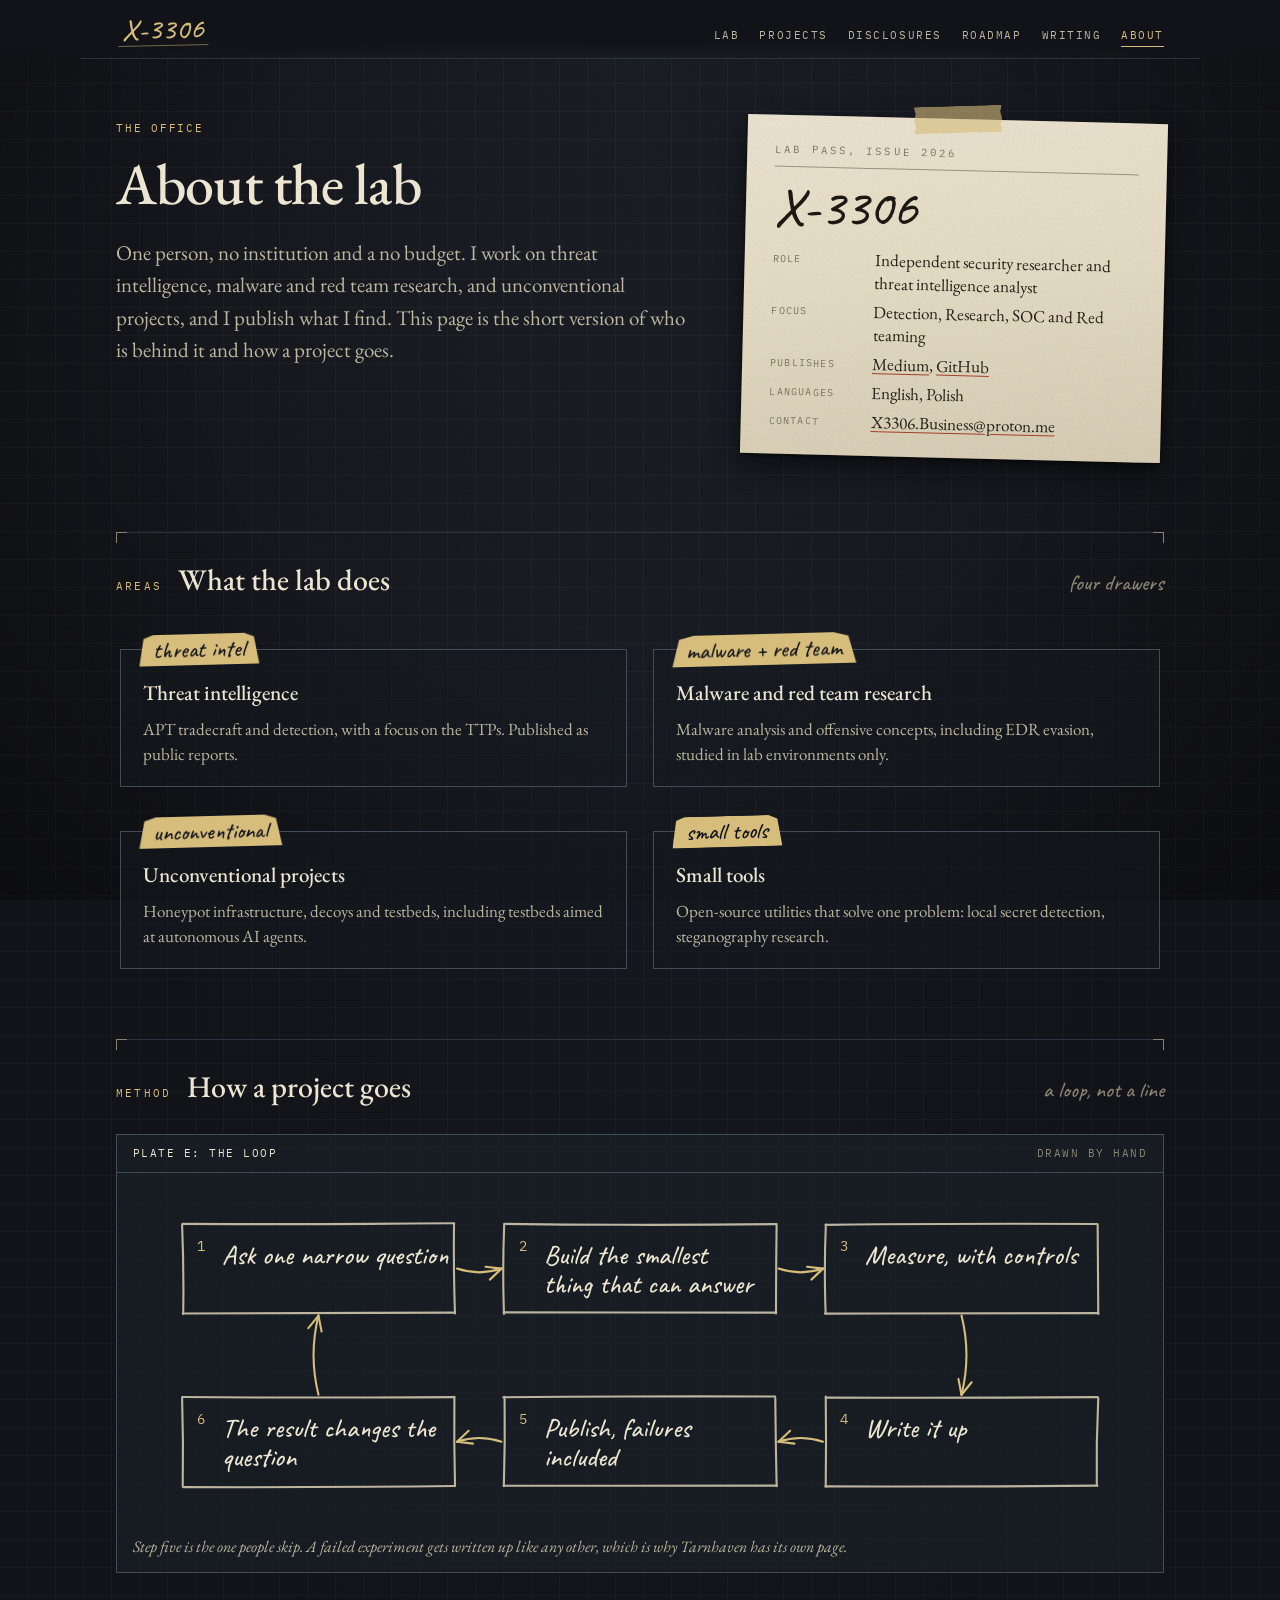
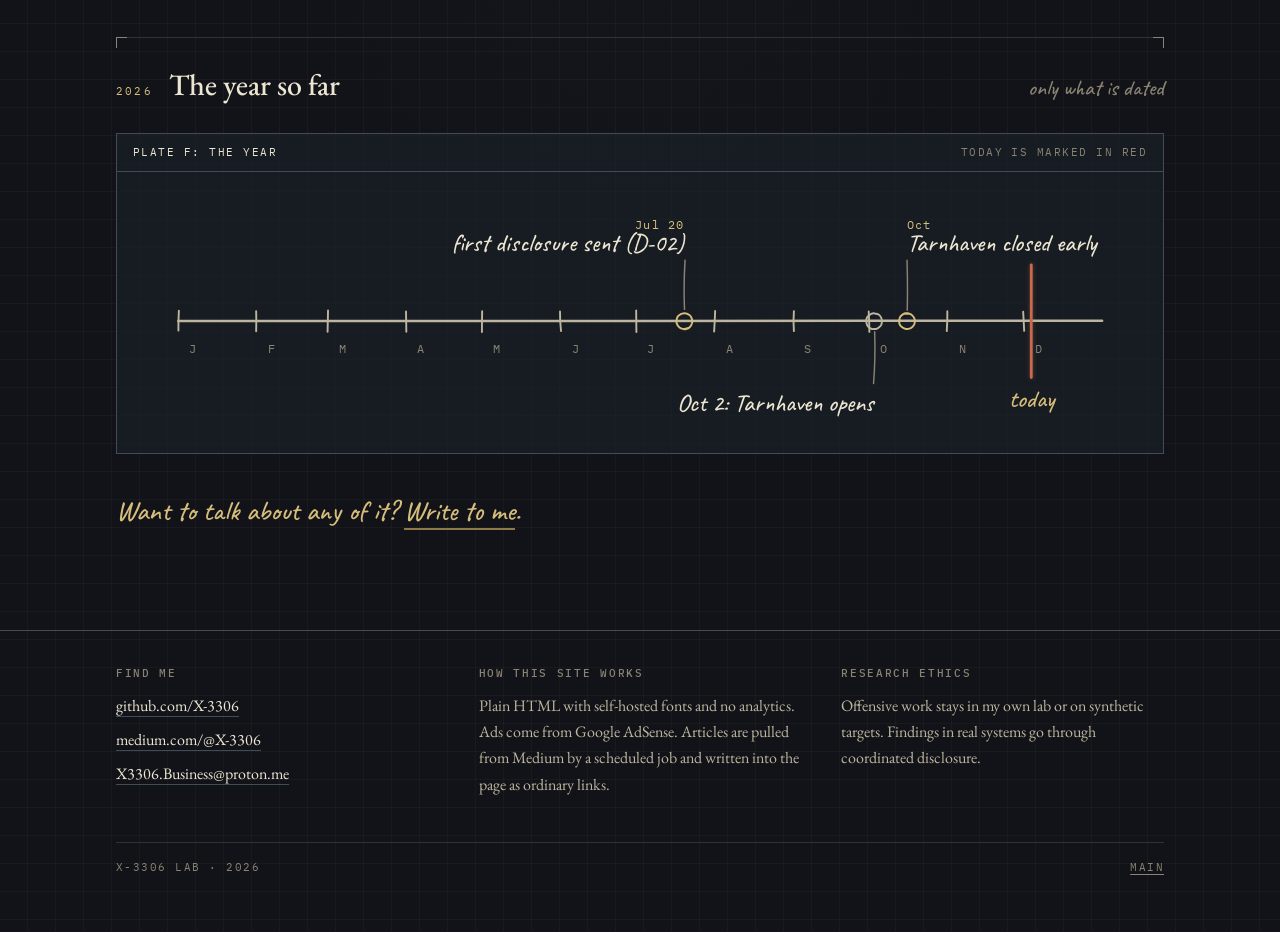
<file: about.html>
<!DOCTYPE html>
<html lang="en">
<head>
<meta charset="utf-8">
<meta name="viewport" content="width=device-width, initial-scale=1, viewport-fit=cover">
<title>About | X-3306 Lab</title>
<meta name="description" content="About the X-3306 lab: an independent security researcher working on threat intelligence, malware and red team research, and unconventional projects.">
<link rel="canonical" href="https://x-3306.github.io/about.html">
<meta name="robots" content="index, follow, max-image-preview:large, max-snippet:-1">
<meta name="author" content="X-3306">
<meta name="theme-color" content="#0e1317">
<meta property="og:type" content="website">
<meta property="og:site_name" content="X-3306 Lab">
<meta property="og:title" content="About | X-3306 Lab">
<meta property="og:description" content="About the X-3306 lab: an independent security researcher working on threat intelligence, malware and red team research, and unconventional projects.">
<meta property="og:url" content="https://x-3306.github.io/about.html">
<meta property="og:image" content="https://x-3306.github.io/og.png">
<meta property="og:image:width" content="1200">
<meta property="og:image:height" content="630">
<meta property="og:image:alt" content="X-3306, an independent security research lab">
<meta name="twitter:card" content="summary_large_image">
<meta name="twitter:title" content="About | X-3306 Lab">
<meta name="twitter:description" content="About the X-3306 lab: an independent security researcher working on threat intelligence, malware and red team research, and unconventional projects.">
<meta name="twitter:image" content="https://x-3306.github.io/og.png">
<link rel="icon" href="favicon.svg" type="image/svg+xml">
<link rel="alternate" type="application/rss+xml" title="X-3306 on Medium" href="https://medium.com/feed/@X-3306">
<link rel="preload" href="fonts/eb-garamond-latin-500-normal.woff2" as="font" type="font/woff2" crossorigin>
<link rel="preload" href="fonts/ibm-plex-mono-latin-400-normal.woff2" as="font" type="font/woff2" crossorigin>
<link rel="stylesheet" href="assets/style.css">
<script>document.documentElement.classList.add('js');</script>

<script type="application/ld+json">{"@context": "https://schema.org", "@graph": [{"@type": "WebPage", "@id": "https://x-3306.github.io/about.html#page", "url": "https://x-3306.github.io/about.html", "name": "About | X-3306 Lab", "description": "About the X-3306 lab: an independent security researcher working on threat intelligence, malware and red team research, and unconventional projects.", "isPartOf": {"@id": "https://x-3306.github.io/#site"}, "author": {"@id": "https://x-3306.github.io/#person"}}, {"@type": "BreadcrumbList", "itemListElement": [{"@type": "ListItem", "position": 1, "name": "Lab", "item": "https://x-3306.github.io/"}, {"@type": "ListItem", "position": 2, "name": "About", "item": "https://x-3306.github.io/about.html"}]}, {"@type": "WebSite", "@id": "https://x-3306.github.io/#site", "url": "https://x-3306.github.io/", "name": "X-3306 Lab", "inLanguage": "en", "publisher": {"@id": "https://x-3306.github.io/#person"}}, {"@type": "Person", "@id": "https://x-3306.github.io/#person", "name": "X-3306", "url": "https://x-3306.github.io/", "jobTitle": "Independent security researcher and threat intelligence analyst", "description": "Independent security researcher working on APT threat intelligence, malware analysis, red team research and unconventional projects.", "knowsAbout": ["Threat intelligence", "APT tradecraft", "Volt Typhoon", "Salt Typhoon", "Malware analysis", "Red team research", "Unconventional projects", "Honeypots", "Responsible disclosure"], "sameAs": ["https://github.com/X-3306", "https://medium.com/@X-3306"]}]}</script>

<meta name="google-adsense-account" content="ca-pub-8922407292297619">
<script async src="https://pagead2.googlesyndication.com/pagead/js/adsbygoogle.js?client=ca-pub-8922407292297619" crossorigin="anonymous"></script>
</head>
<body data-theme="about">
<a class="skip-link" href="#main">Skip to content</a>
<svg class="vh" aria-hidden="true" focusable="false"><defs><filter id="rough"><feTurbulence type="fractalNoise" baseFrequency="0.9" numOctaves="2" seed="2" result="n"/><feDisplacementMap in="SourceGraphic" in2="n" scale="1.7"/></filter></defs></svg>

<header class="top"><div class="wrap"><a class="sig" href="./" aria-label="X-3306 home">X-3306</a><nav aria-label="Sections"><a href="./">Lab</a><a href="projects.html">Projects</a><a href="disclosures.html">Disclosures</a><a href="roadmap.html">Roadmap</a><a href="articles.html">Writing</a><a href="about.html" aria-current="page">About</a></nav></div></header>
<main id="main" tabindex="-1" class="wrap">

<div class="page-head"><div><p class="kicker">The office</p><h1>About the lab</h1><p class="lede">One person, no institution and a no budget. I work on threat intelligence, malware and red team research, and unconventional projects, and I publish what I find. This page is the short version of who is behind it and how a project goes.</p></div>
<div class="paper tape pass"><div class="hd">Lab pass, issue 2026</div><span class="hn">X-3306</span>
<dl><dt>Role</dt><dd>Independent security researcher and threat intelligence analyst</dd><dt>Focus</dt><dd>Detection, Research, SOC and Red teaming</dd><dt>Publishes</dt><dd><a href="https://medium.com/@X-3306" rel="me noopener">Medium</a>, <a href="https://github.com/X-3306" rel="me noopener">GitHub</a></dd><dt>Languages</dt><dd>English, Polish</dd><dt>Contact</dt><dd><a href="mailto:X3306.Business@proton.me">X3306.Business@proton.me</a></dd></dl></div></div>
<section class="sec rv" aria-labelledby="h-areas"><div class="sec-head"><span class="sec-num">AREAS</span><h2 id="h-areas">What the lab does</h2><span class="sec-ref">four drawers</span></div>
<div class="tabs">
<div class="tab" data-l="threat intel"><h3>Threat intelligence</h3><p>APT tradecraft and detection, with a focus on the TTPs. Published as public reports.</p></div>
<div class="tab" data-l="malware + red team"><h3>Malware and red team research</h3><p>Malware analysis and offensive concepts, including EDR evasion, studied in lab environments only.</p></div>
<div class="tab" data-l="unconventional"><h3>Unconventional projects</h3><p>Honeypot infrastructure, decoys and testbeds, including testbeds aimed at autonomous AI agents.</p></div>
<div class="tab" data-l="small tools"><h3>Small tools</h3><p>Open-source utilities that solve one problem: local secret detection, steganography research.</p></div>
</div></section>
<section class="sec rv" aria-labelledby="h-loop"><div class="sec-head"><span class="sec-num">METHOD</span><h2 id="h-loop">How a project goes</h2><span class="sec-ref">a loop, not a line</span></div>
<figure class="plate fig" style="margin:0"><figcaption class="plate-cap"><span class="t">Plate E: the loop</span><span>drawn by hand</span></figcaption><div class="plate-body"><svg viewBox="0 0 820 270" role="img" aria-label="How a project runs: ask a narrow question, build the smallest thing that can answer it, measure with controls, write it up, publish failures included, and let the result change the question."><path class="ln" pathLength="1" d="M40.0 29.8Q151.2 30.4 259.8 29.3"/><path class="ln" pathLength="1" d="M259.6 30.2Q259.1 66.8 260.4 102.3"/><path class="ln" pathLength="1" d="M259.7 101.6Q150.0 101.5 40.2 102.3"/><path class="ln" pathLength="1" d="M40.6 102.6Q41.2 65.5 39.7 30.6"/><text class="bn" x="52" y="52">1</text><text class="bt" x="72" y="62">Ask one narrow question</text><path class="ln" pathLength="1" d="M300.4 29.8Q410.3 31.3 519.7 30.0"/><path class="ln" pathLength="1" d="M520.5 30.0Q520.0 64.7 520.0 102.3"/><path class="ln" pathLength="1" d="M520.1 101.6Q409.3 101.2 299.8 101.4"/><path class="ln" pathLength="1" d="M300.0 102.6Q298.7 65.6 300.2 29.9"/><text class="bn" x="312" y="52">2</text><text class="bt" x="332" y="62">Build the smallest</text><text class="bt" x="332" y="86">thing that can answer</text><path class="ln" pathLength="1" d="M560.0 30.6Q669.7 29.3 779.5 29.9"/><path class="ln" pathLength="1" d="M780.1 30.2Q780.5 66.7 780.6 102.6"/><path class="ln" pathLength="1" d="M780.7 102.0Q669.3 102.1 559.6 102.4"/><path class="ln" pathLength="1" d="M560.1 101.7Q558.8 65.0 560.3 30.3"/><text class="bn" x="572" y="52">3</text><text class="bt" x="592" y="62">Measure, with controls</text><path class="ln" pathLength="1" d="M560.2 170.3Q669.5 170.7 779.9 169.9"/><path class="ln" pathLength="1" d="M780.6 170.5Q778.9 205.9 779.4 241.4"/><path class="ln" pathLength="1" d="M779.9 241.5Q669.4 242.5 559.9 242.1"/><path class="ln" pathLength="1" d="M560.2 242.3Q560.7 205.7 560.2 169.4"/><text class="bn" x="572" y="192">4</text><text class="bt" x="592" y="202">Write it up</text><path class="ln" pathLength="1" d="M299.4 170.0Q410.6 169.0 519.3 169.4"/><path class="ln" pathLength="1" d="M519.4 170.6Q519.7 205.9 520.5 242.0"/><path class="ln" pathLength="1" d="M520.7 241.5Q410.2 241.5 299.7 241.6"/><path class="ln" pathLength="1" d="M299.9 241.9Q301.0 206.0 300.5 169.7"/><text class="bn" x="312" y="192">5</text><text class="bt" x="332" y="202">Publish, failures</text><text class="bt" x="332" y="226">included</text><path class="ln" pathLength="1" d="M39.9 169.8Q150.8 170.6 259.9 169.9"/><path class="ln" pathLength="1" d="M259.9 169.7Q259.5 206.3 260.4 241.9"/><path class="ln" pathLength="1" d="M259.9 241.8Q149.9 243.1 40.6 242.7"/><path class="ln" pathLength="1" d="M40.2 242.3Q40.8 205.7 39.7 170.3"/><text class="bn" x="52" y="192">6</text><text class="bt" x="72" y="202">The result changes the</text><text class="bt" x="72" y="226">question</text><path class="ln a" d="M262.0 66.0Q280.0 72.0 298.0 66.0"/><path class="ln a" d="M298.0 66.0L285.1 64.5"/><path class="ln a" d="M298.0 66.0L288.6 74.9"/><path class="ln a" d="M522.0 66.0Q540.0 72.0 558.0 66.0"/><path class="ln a" d="M558.0 66.0L545.1 64.5"/><path class="ln a" d="M558.0 66.0L548.6 74.9"/><path class="ln a" d="M670.0 104.0Q678.0 136.0 670.0 168.0"/><path class="ln a" d="M670.0 168.0L678.2 157.9"/><path class="ln a" d="M670.0 168.0L667.5 155.2"/><path class="ln a" d="M558.0 206.0Q540.0 200.0 522.0 206.0"/><path class="ln a" d="M522.0 206.0L534.9 207.5"/><path class="ln a" d="M522.0 206.0L531.4 197.1"/><path class="ln a" d="M298.0 206.0Q280.0 200.0 262.0 206.0"/><path class="ln a" d="M262.0 206.0L274.9 207.5"/><path class="ln a" d="M262.0 206.0L271.4 197.1"/><path class="ln a" d="M150.0 168.0Q142.0 136.0 150.0 104.0"/><path class="ln a" d="M150.0 104.0L141.8 114.1"/><path class="ln a" d="M150.0 104.0L152.5 116.8"/></svg></div>
<p class="plate-foot">Step five is the one people skip. A failed experiment gets written up like any other, which is why Tarnhaven has its own page.</p></figure></section>
<section class="sec rv" aria-labelledby="h-year"><div class="sec-head"><span class="sec-num">2026</span><h2 id="h-year">The year so far</h2><span class="sec-ref">only what is dated</span></div>
<figure class="plate fig" style="margin:0"><figcaption class="plate-cap"><span class="t">Plate F: the year</span><span>today is marked in red</span></figcaption><div class="plate-body"><svg viewBox="0 0 900 230" role="img" aria-label="The year so far: first disclosure sent in July, Tarnhaven opened on 2 October and closed early in October."><path class="ln hv" pathLength="1" d="M40.2 119.9Q451.1 120.4 860.2 119.6"/><path class="ln" pathLength="1" d="M40.7 110.8Q40.2 120.0 40.3 128.3"/><text class="mo" x="50.0" y="148">J</text><path class="ln" pathLength="1" d="M109.3 111.2Q109.6 120.2 109.3 128.9"/><text class="mo" x="119.64383561643835" y="148">F</text><path class="ln" pathLength="1" d="M173.1 110.4Q172.9 119.8 172.7 129.4"/><text class="mo" x="182.54794520547946" y="148">M</text><path class="ln" pathLength="1" d="M242.3 111.3Q242.5 119.9 242.6 129.3"/><text class="mo" x="252.1917808219178" y="148">A</text><path class="ln" pathLength="1" d="M309.9 111.1Q309.7 119.8 309.7 129.7"/><text class="mo" x="319.5890410958904" y="148">M</text><path class="ln" pathLength="1" d="M379.0 111.3Q378.9 120.2 379.9 128.7"/><text class="mo" x="389.2328767123288" y="148">J</text><path class="ln" pathLength="1" d="M446.6 110.5Q446.7 120.0 446.8 129.6"/><text class="mo" x="456.6301369863014" y="148">J</text><path class="ln" pathLength="1" d="M516.7 110.9Q516.4 119.8 515.8 129.1"/><text class="mo" x="526.2739726027396" y="148">A</text><path class="ln" pathLength="1" d="M586.6 111.1Q585.9 120.0 586.6 128.8"/><text class="mo" x="595.9178082191781" y="148">S</text><path class="ln" pathLength="1" d="M653.0 111.3Q653.5 119.7 653.6 129.5"/><text class="mo" x="663.3150684931508" y="148">O</text><path class="ln" pathLength="1" d="M722.8 111.1Q722.9 119.8 722.3 128.8"/><text class="mo" x="732.9589041095891" y="148">N</text><path class="ln" pathLength="1" d="M790.1 111.5Q790.5 119.7 791.0 128.6"/><text class="mo" x="800.3561643835617" y="148">D</text><path class="ln a" d="M492.3 126.2Q490.3 126.8 489.2 126.9Q488.1 127.0 487.0 126.6Q486.0 126.3 485.1 125.6Q484.3 124.8 483.6 124.0Q483.0 123.1 482.6 122.0Q482.3 121.0 482.4 119.9Q482.5 118.8 482.7 117.7Q483.0 116.6 483.6 115.7Q484.3 114.8 485.3 114.3Q486.2 113.7 487.3 113.3Q488.3 112.9 489.4 112.9Q490.6 112.9 491.6 113.3Q492.6 113.8 493.6 114.3Q494.6 114.9 495.1 115.9Q495.7 116.9 496.0 118.0Q496.4 119.0 496.4 120.1Q496.3 121.2 496.0 122.3Q495.6 123.4 495.0 124.3Q494.4 125.3 493.4 125.9Q492.5 126.5 491.4 126.8Q490.3 127.2 489.2 127.2"/><path class="ln f" pathLength="1" d="M489.5 109.5Q488.6 87.3 490.0 65.8"/><text class="evd" x="489.31506849315065" y="38" text-anchor="end">Jul 20</text><text class="ev" x="489.31506849315065" y="58" text-anchor="end">first disclosure sent (D-02)</text><path class="ln" d="M651.3 122.6Q650.7 120.5 650.8 119.3Q650.9 118.2 651.3 117.2Q651.8 116.2 652.6 115.4Q653.4 114.7 654.3 114.1Q655.2 113.5 656.3 113.2Q657.4 112.9 658.4 113.1Q659.5 113.2 660.6 113.6Q661.7 113.9 662.5 114.6Q663.4 115.4 663.8 116.4Q664.3 117.4 664.6 118.5Q664.9 119.5 664.7 120.6Q664.6 121.7 664.3 122.8Q663.9 123.9 663.1 124.6Q662.3 125.4 661.4 126.0Q660.5 126.7 659.4 126.9Q658.3 127.0 657.1 127.0Q656.0 127.1 655.0 126.6Q654.0 126.1 653.1 125.4Q652.2 124.6 651.7 123.6Q651.2 122.6 651.0 121.5Q650.8 120.5 650.8 119.3"/><path class="ln f" pathLength="1" d="M658.3 129.4Q659.1 153.3 657.3 175.3"/><text class="ev" x="657.8082191780823" y="200" text-anchor="end">Oct 2: Tarnhaven opens</text><path class="ln a" d="M684.7 113.5Q686.9 113.1 688.0 113.1Q689.1 113.2 690.1 113.7Q691.1 114.2 691.8 115.0Q692.6 115.8 693.1 116.7Q693.7 117.7 693.8 118.8Q694.0 119.9 693.9 121.0Q693.8 122.0 693.3 123.0Q692.8 124.0 692.0 124.8Q691.3 125.6 690.3 126.1Q689.3 126.6 688.2 126.8Q687.2 127.0 686.1 126.9Q685.0 126.7 684.0 126.2Q683.0 125.7 682.2 125.0Q681.4 124.3 680.8 123.3Q680.2 122.4 680.1 121.3Q679.9 120.2 680.1 119.1Q680.3 118.0 680.6 116.9Q681.0 115.8 681.8 115.1Q682.7 114.3 683.7 113.7Q684.6 113.2 685.8 113.0Q686.9 112.8 688.0 112.9"/><path class="ln f" pathLength="1" d="M687.2 110.3Q687.7 88.3 687.0 65.9"/><text class="evd" x="687.013698630137" y="38" text-anchor="start">Oct</text><text class="ev" x="687.013698630137" y="58" text-anchor="start">Tarnhaven closed early</text><g id="today-mark" display="none"><path class="ln rust" d="M0 70V170"/><text class="cap" x="0" y="196" text-anchor="middle">today</text></g></svg></div></figure></section>
<p class="cta-line">Want to talk about any of it? <a href="mailto:X3306.Business@proton.me">Write to me</a>.</p>
</main>
<footer class="colophon"><div class="wrap">
<div class="grid">
<div><h2>Find me</h2><p><a href="https://github.com/X-3306" rel="me noopener">github.com/X-3306</a></p><p><a href="https://medium.com/@X-3306" rel="me noopener">medium.com/@X-3306</a></p><p><a href="mailto:X3306.Business@proton.me">X3306.Business@proton.me</a></p></div>
<div><h2>How this site works</h2><p>Plain HTML with self-hosted fonts and no analytics. Ads come from Google AdSense. Articles are pulled from Medium by a scheduled job and written into the page as ordinary links.</p></div>
<div><h2>Research ethics</h2><p>Offensive work stays in my own lab or on synthetic targets. Findings in real systems go through coordinated disclosure.</p></div>
</div>
<div class="colophon-end"><span>X-3306 Lab · <span id="year">2026</span></span><a href="index.html">Main</a></div>
</div></footer>
<script src="assets/main.js" defer></script>
</body>
</html>
</file>
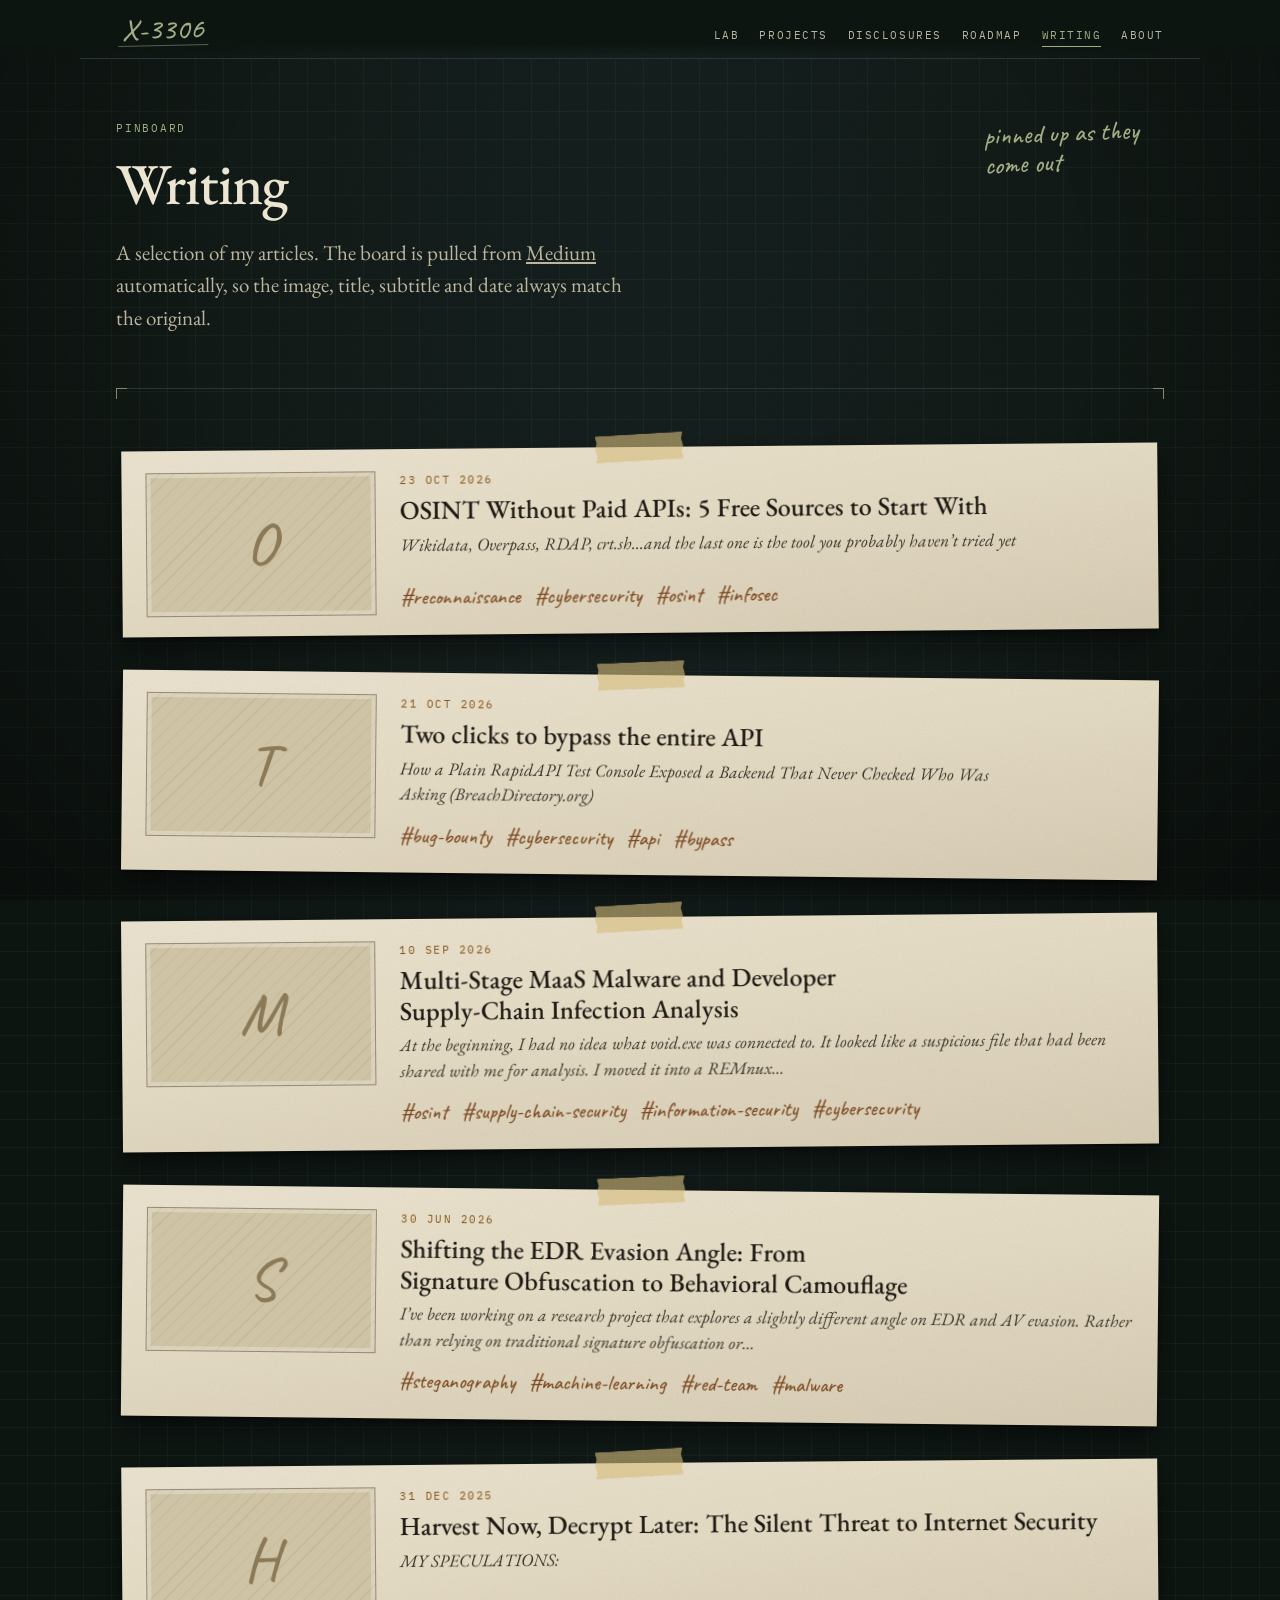
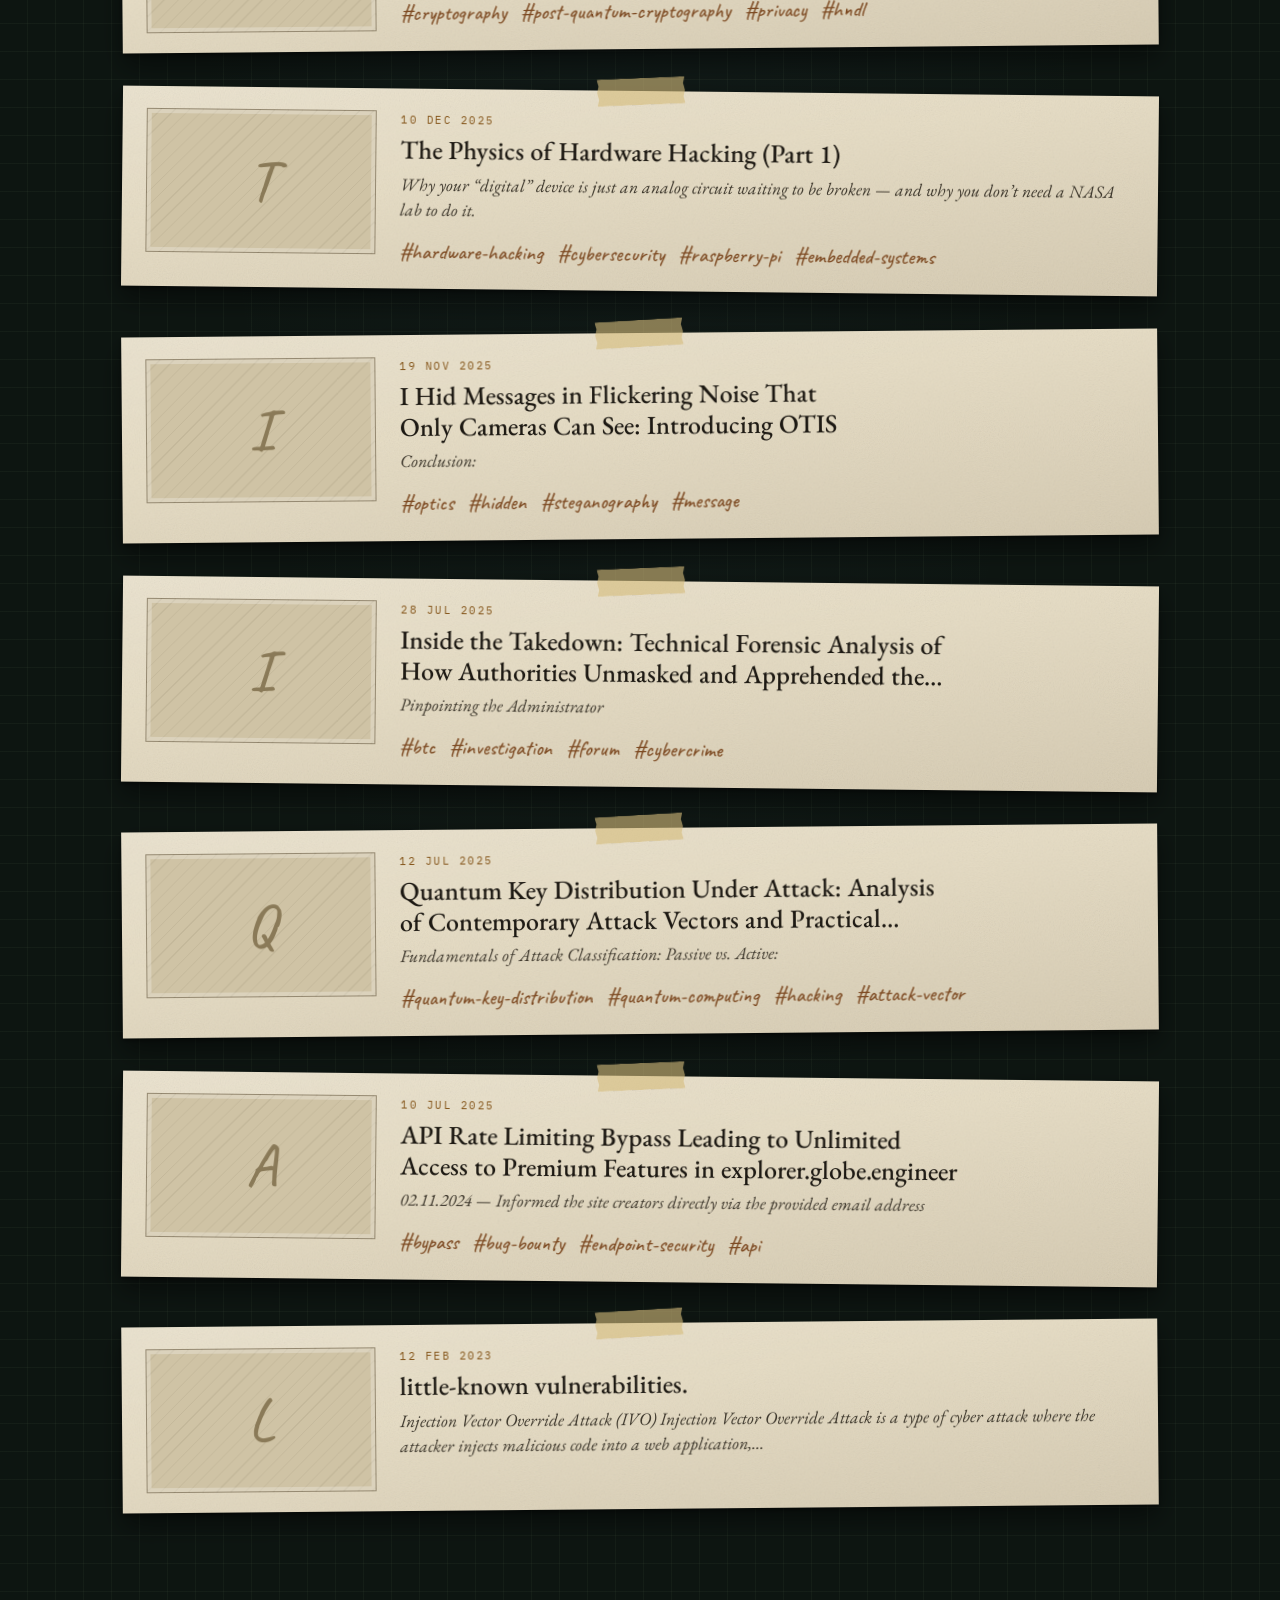
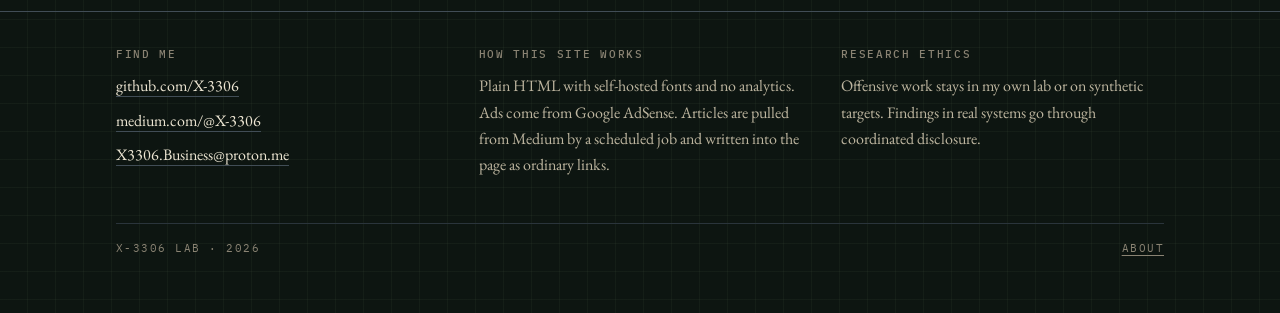
<file: articles.html>
<!DOCTYPE html>
<html lang="en">
<head>
<meta charset="utf-8">
<meta name="viewport" content="width=device-width, initial-scale=1, viewport-fit=cover">
<title>Writing | X-3306 Lab</title>
<meta name="description" content="Research notes, threat intelligence write-ups and disclosure stories by X-3306, synced automatically from Medium.">
<link rel="canonical" href="https://x-3306.github.io/articles.html">
<meta name="robots" content="index, follow, max-image-preview:large, max-snippet:-1">
<meta name="author" content="X-3306">
<meta name="theme-color" content="#0e1317">
<meta property="og:type" content="website">
<meta property="og:site_name" content="X-3306 Lab">
<meta property="og:title" content="Writing | X-3306 Lab">
<meta property="og:description" content="Research notes, threat intelligence write-ups and disclosure stories by X-3306, synced automatically from Medium.">
<meta property="og:url" content="https://x-3306.github.io/articles.html">
<meta property="og:image" content="https://x-3306.github.io/og.png">
<meta property="og:image:width" content="1200">
<meta property="og:image:height" content="630">
<meta property="og:image:alt" content="X-3306, an independent security research lab">
<meta name="twitter:card" content="summary_large_image">
<meta name="twitter:title" content="Writing | X-3306 Lab">
<meta name="twitter:description" content="Research notes, threat intelligence write-ups and disclosure stories by X-3306, synced automatically from Medium.">
<meta name="twitter:image" content="https://x-3306.github.io/og.png">
<link rel="icon" href="favicon.svg" type="image/svg+xml">
<link rel="alternate" type="application/rss+xml" title="X-3306 on Medium" href="https://medium.com/feed/@X-3306">
<link rel="preload" href="fonts/eb-garamond-latin-500-normal.woff2" as="font" type="font/woff2" crossorigin>
<link rel="preload" href="fonts/ibm-plex-mono-latin-400-normal.woff2" as="font" type="font/woff2" crossorigin>
<link rel="stylesheet" href="assets/style.css">
<script>document.documentElement.classList.add('js');</script>

<script type="application/ld+json">{"@context": "https://schema.org", "@graph": [{"@type": "CollectionPage", "@id": "https://x-3306.github.io/articles.html#page", "url": "https://x-3306.github.io/articles.html", "name": "Writing | X-3306 Lab", "description": "Research notes, threat intelligence write-ups and disclosure stories by X-3306, synced automatically from Medium.", "isPartOf": {"@id": "https://x-3306.github.io/#site"}, "author": {"@id": "https://x-3306.github.io/#person"}}, {"@type": "BreadcrumbList", "itemListElement": [{"@type": "ListItem", "position": 1, "name": "Lab", "item": "https://x-3306.github.io/"}, {"@type": "ListItem", "position": 2, "name": "Writing", "item": "https://x-3306.github.io/articles.html"}]}, {"@type": "WebSite", "@id": "https://x-3306.github.io/#site", "url": "https://x-3306.github.io/", "name": "X-3306 Lab", "inLanguage": "en", "publisher": {"@id": "https://x-3306.github.io/#person"}}, {"@type": "Person", "@id": "https://x-3306.github.io/#person", "name": "X-3306", "url": "https://x-3306.github.io/", "jobTitle": "Independent security researcher and threat intelligence analyst", "description": "Independent security researcher working on APT threat intelligence, malware analysis, red team research and deception technology.", "knowsAbout": ["Threat intelligence", "APT tradecraft", "Volt Typhoon", "Salt Typhoon", "Malware analysis", "Red team research", "Deception technology", "Honeypots", "Responsible disclosure"], "sameAs": ["https://github.com/X-3306", "https://medium.com/@X-3306"]}]}</script>
<!--LD:START-->
<script type="application/ld+json">{"@context": "https://schema.org", "@type": "ItemList", "itemListElement": [{"@type": "ListItem", "position": 1, "url": "https://osintteam.blog/osint-without-paid-apis-5-free-sources-to-start-with-46d8d4d24ca3", "name": "OSINT Without Paid APIs: 5 Free Sources to Start With"}, {"@type": "ListItem", "position": 2, "url": "https://infosecwriteups.com/two-clicks-to-bypass-the-entire-api-5034e9d935cb", "name": "Two clicks to bypass the entire API"}, {"@type": "ListItem", "position": 3, "url": "https://medium.com/@X-3306/multi-stage-maas-malware-and-developer-supply-chain-infection-analysis-52efd43079d5", "name": "Multi-Stage MaaS Malware and Developer Supply-Chain Infection Analysis"}, {"@type": "ListItem", "position": 4, "url": "https://medium.com/@X-3306/shifting-the-edr-evasion-angle-from-signature-obfuscation-to-behavioral-camouflage-9b7ec93766f6", "name": "Shifting the EDR Evasion Angle: From Signature Obfuscation to Behavioral Camouflage"}, {"@type": "ListItem", "position": 5, "url": "https://medium.com/@X-3306/harvest-now-decrypt-later-the-silent-threat-to-internet-security-e05da9e1feab", "name": "Harvest Now, Decrypt Later: The Silent Threat to Internet Security"}, {"@type": "ListItem", "position": 6, "url": "https://medium.com/@X-3306/the-physics-of-hardware-hacking-part-1-eb39044163c1", "name": "The Physics of Hardware Hacking (Part 1)"}, {"@type": "ListItem", "position": 7, "url": "https://medium.com/@X-3306/i-hid-messages-in-flickering-noise-that-only-cameras-can-see-introducing-otis-8cdbbb00fc06", "name": "I Hid Messages in Flickering Noise That Only Cameras Can See: Introducing OTIS"}, {"@type": "ListItem", "position": 8, "url": "https://medium.com/@X-3306/inside-the-takedown-technical-forensic-analysis-of-how-authorities-unmasked-and-apprehended-the-4f0468b662f9", "name": "Inside the Takedown: Technical Forensic Analysis of How Authorities Unmasked and Apprehended the…"}, {"@type": "ListItem", "position": 9, "url": "https://medium.com/@X-3306/quantum-key-distribution-under-attack-analysis-of-contemporary-attack-vectors-and-practical-0968bff477ae", "name": "Quantum Key Distribution Under Attack: Analysis of Contemporary Attack Vectors and Practical…"}, {"@type": "ListItem", "position": 10, "url": "https://medium.com/@X-3306/api-rate-limiting-bypass-leading-to-unlimited-access-to-premium-features-in-explorer-globe-engineer-63583dd08f07", "name": "API Rate Limiting Bypass Leading to Unlimited Access to Premium Features in explorer.globe.engineer"}, {"@type": "ListItem", "position": 11, "url": "https://medium.com/@X-3306/little-known-vulnerabilities-7fc804a95ed5", "name": "little-known vulnerabilities."}]}</script>
<!--LD:END-->
<meta name="google-adsense-account" content="ca-pub-8922407292297619">
<script async src="https://pagead2.googlesyndication.com/pagead/js/adsbygoogle.js?client=ca-pub-8922407292297619" crossorigin="anonymous"></script>
</head>
<body data-theme="writing">
<a class="skip-link" href="#main">Skip to content</a>
<svg class="vh" aria-hidden="true" focusable="false"><defs><filter id="rough"><feTurbulence type="fractalNoise" baseFrequency="0.9" numOctaves="2" seed="2" result="n"/><feDisplacementMap in="SourceGraphic" in2="n" scale="1.7"/></filter></defs></svg>

<header class="top"><div class="wrap"><a class="sig" href="./" aria-label="X-3306 home">X-3306</a><nav aria-label="Sections"><a href="./">Lab</a><a href="projects.html">Projects</a><a href="disclosures.html">Disclosures</a><a href="roadmap.html">Roadmap</a><a href="articles.html" aria-current="page">Writing</a><a href="about.html">About</a></nav></div></header>
<main id="main" tabindex="-1" class="wrap">
<div class="page-head"><div><p class="kicker">Pinboard</p><h1>Writing</h1><p class="lede">A selection of my articles. The board is pulled from <a href="https://medium.com/@X-3306" rel="me noopener">Medium</a> automatically, so the image, title, subtitle and date always match the original.</p></div><div class="scrawl" aria-hidden="true">pinned up as they come out</div></div>
<section class="sec rv" style="margin-top:44px" aria-label="All articles"><div class="posts">
<!--ARTICLES:START-->
<article class="post paper tape"><span class="post-img"><img src="https://cdn-images-1.medium.com/max/1024/1*2rWgUx2rbGD3MUA9yilEwg.png" alt="" loading="lazy" decoding="async" width="460" height="288" referrerpolicy="no-referrer"></span><div class="post-body"><time datetime="2026-10-23">23 Oct 2026</time><h3><a href="https://osintteam.blog/osint-without-paid-apis-5-free-sources-to-start-with-46d8d4d24ca3" target="_blank" rel="noopener noreferrer">OSINT Without Paid APIs: 5 Free Sources to Start With</a></h3><p>Wikidata, Overpass, RDAP, crt.sh…and the last one is the tool you probably haven’t tried yet</p><ul class="tags"><li>reconnaissance</li><li>cybersecurity</li><li>osint</li><li>infosec</li></ul></div></article>
<article class="post paper tape"><span class="post-img"><img src="https://cdn-images-1.medium.com/max/1024/1*LSWy0mB3jlFuOexVg1hvVQ.png" alt="" loading="lazy" decoding="async" width="460" height="288" referrerpolicy="no-referrer"></span><div class="post-body"><time datetime="2026-10-21">21 Oct 2026</time><h3><a href="https://infosecwriteups.com/two-clicks-to-bypass-the-entire-api-5034e9d935cb" target="_blank" rel="noopener noreferrer">Two clicks to bypass the entire API</a></h3><p>How a Plain RapidAPI Test Console Exposed a Backend That Never Checked Who Was Asking (BreachDirectory.org)</p><ul class="tags"><li>bug-bounty</li><li>cybersecurity</li><li>api</li><li>bypass</li></ul></div></article>
<article class="post paper tape"><span class="post-img"><img src="https://cdn-images-1.medium.com/proxy/1*BYWMAGDZAPQSwSBnNcoOSQ.png" alt="" loading="lazy" decoding="async" width="460" height="288" referrerpolicy="no-referrer"></span><div class="post-body"><time datetime="2026-09-10">10 Sep 2026</time><h3><a href="https://medium.com/@X-3306/multi-stage-maas-malware-and-developer-supply-chain-infection-analysis-52efd43079d5" target="_blank" rel="noopener noreferrer">Multi-Stage MaaS Malware and Developer Supply-Chain Infection Analysis</a></h3><p>At the beginning, I had no idea what void.exe was connected to. It looked like a suspicious file that had been shared with me for analysis. I moved it into a REMnux...</p><ul class="tags"><li>osint</li><li>supply-chain-security</li><li>information-security</li><li>cybersecurity</li></ul></div></article>
<article class="post paper tape"><span class="post-img"><img src="https://cdn-images-1.medium.com/max/1024/0*-Lz-vGqzOh0M76Q-.png" alt="" loading="lazy" decoding="async" width="460" height="288" referrerpolicy="no-referrer"></span><div class="post-body"><time datetime="2026-06-30">30 Jun 2026</time><h3><a href="https://medium.com/@X-3306/shifting-the-edr-evasion-angle-from-signature-obfuscation-to-behavioral-camouflage-9b7ec93766f6" target="_blank" rel="noopener noreferrer">Shifting the EDR Evasion Angle: From Signature Obfuscation to Behavioral Camouflage</a></h3><p>I’ve been working on a research project that explores a slightly different angle on EDR and AV evasion. Rather than relying on traditional signature obfuscation or...</p><ul class="tags"><li>steganography</li><li>machine-learning</li><li>red-team</li><li>malware</li></ul></div></article>
<article class="post paper tape"><span class="post-img"><img src="https://cdn-images-1.medium.com/max/1024/1*0-uxzclvMshD4FR6zRMPbQ.png" alt="" loading="lazy" decoding="async" width="460" height="288" referrerpolicy="no-referrer"></span><div class="post-body"><time datetime="2025-12-31">31 Dec 2025</time><h3><a href="https://medium.com/@X-3306/harvest-now-decrypt-later-the-silent-threat-to-internet-security-e05da9e1feab" target="_blank" rel="noopener noreferrer">Harvest Now, Decrypt Later: The Silent Threat to Internet Security</a></h3><p>MY SPECULATIONS:</p><ul class="tags"><li>cryptography</li><li>post-quantum-cryptography</li><li>privacy</li><li>hndl</li></ul></div></article>
<article class="post paper tape"><span class="post-img"><img src="https://cdn-images-1.medium.com/max/1024/1*Ty5ZZzsjLCUTxlKKXj1sMg.png" alt="" loading="lazy" decoding="async" width="460" height="288" referrerpolicy="no-referrer"></span><div class="post-body"><time datetime="2025-12-10">10 Dec 2025</time><h3><a href="https://medium.com/@X-3306/the-physics-of-hardware-hacking-part-1-eb39044163c1" target="_blank" rel="noopener noreferrer">The Physics of Hardware Hacking (Part 1)</a></h3><p>Why your “digital” device is just an analog circuit waiting to be broken — and why you don’t need a NASA lab to do it.</p><ul class="tags"><li>hardware-hacking</li><li>cybersecurity</li><li>raspberry-pi</li><li>embedded-systems</li></ul></div></article>
<article class="post paper tape"><span class="post-img"><img src="https://cdn-images-1.medium.com/max/776/1*mTUq9dQrM2SZRwcl3CvPhw.png" alt="" loading="lazy" decoding="async" width="460" height="288" referrerpolicy="no-referrer"></span><div class="post-body"><time datetime="2025-11-19">19 Nov 2025</time><h3><a href="https://medium.com/@X-3306/i-hid-messages-in-flickering-noise-that-only-cameras-can-see-introducing-otis-8cdbbb00fc06" target="_blank" rel="noopener noreferrer">I Hid Messages in Flickering Noise That Only Cameras Can See: Introducing OTIS</a></h3><p>Conclusion:</p><ul class="tags"><li>optics</li><li>hidden</li><li>steganography</li><li>message</li></ul></div></article>
<article class="post paper tape"><span class="post-img"><img src="https://cdn-images-1.medium.com/max/1024/0*jwdrK8nwWA2N-Qy9" alt="" loading="lazy" decoding="async" width="460" height="288" referrerpolicy="no-referrer"></span><div class="post-body"><time datetime="2025-07-28">28 Jul 2025</time><h3><a href="https://medium.com/@X-3306/inside-the-takedown-technical-forensic-analysis-of-how-authorities-unmasked-and-apprehended-the-4f0468b662f9" target="_blank" rel="noopener noreferrer">Inside the Takedown: Technical Forensic Analysis of How Authorities Unmasked and Apprehended the…</a></h3><p>Pinpointing the Administrator</p><ul class="tags"><li>btc</li><li>investigation</li><li>forum</li><li>cybercrime</li></ul></div></article>
<article class="post paper tape"><span class="post-img"><img src="https://cdn-images-1.medium.com/max/1024/0*KBSu17UEVoEHOCag" alt="" loading="lazy" decoding="async" width="460" height="288" referrerpolicy="no-referrer"></span><div class="post-body"><time datetime="2025-07-12">12 Jul 2025</time><h3><a href="https://medium.com/@X-3306/quantum-key-distribution-under-attack-analysis-of-contemporary-attack-vectors-and-practical-0968bff477ae" target="_blank" rel="noopener noreferrer">Quantum Key Distribution Under Attack: Analysis of Contemporary Attack Vectors and Practical…</a></h3><p>Fundamentals of Attack Classification: Passive vs. Active:</p><ul class="tags"><li>quantum-key-distribution</li><li>quantum-computing</li><li>hacking</li><li>attack-vector</li></ul></div></article>
<article class="post paper tape"><span class="post-img"><img src="https://cdn-images-1.medium.com/max/1024/1*qqwwqTSP1J1tyPXwicIPHg.png" alt="" loading="lazy" decoding="async" width="460" height="288" referrerpolicy="no-referrer"></span><div class="post-body"><time datetime="2025-07-10">10 Jul 2025</time><h3><a href="https://medium.com/@X-3306/api-rate-limiting-bypass-leading-to-unlimited-access-to-premium-features-in-explorer-globe-engineer-63583dd08f07" target="_blank" rel="noopener noreferrer">API Rate Limiting Bypass Leading to Unlimited Access to Premium Features in explorer.globe.engineer</a></h3><p>02.11.2024 — Informed the site creators directly via the provided email address</p><ul class="tags"><li>bypass</li><li>bug-bounty</li><li>endpoint-security</li><li>api</li></ul></div></article>
<article class="post paper tape"><span class="post-img"><img src="https://cdn-images-1.medium.com/max/1024/1*e7cyEi3AqK6CTnyNY06fDg.jpeg" alt="" loading="lazy" decoding="async" width="460" height="288" referrerpolicy="no-referrer"></span><div class="post-body"><time datetime="2023-02-12">12 Feb 2023</time><h3><a href="https://medium.com/@X-3306/little-known-vulnerabilities-7fc804a95ed5" target="_blank" rel="noopener noreferrer">little-known vulnerabilities.</a></h3><p>Injection Vector Override Attack (IVO) Injection Vector Override Attack is a type of cyber attack where the attacker injects malicious code into a web application,...</p></div></article>
<!--ARTICLES:END-->
</div></section>
</main>
<footer class="colophon"><div class="wrap">
<div class="grid">
<div><h2>Find me</h2><p><a href="https://github.com/X-3306" rel="me noopener">github.com/X-3306</a></p><p><a href="https://medium.com/@X-3306" rel="me noopener">medium.com/@X-3306</a></p><p><a href="mailto:X3306.Business@proton.me">X3306.Business@proton.me</a></p></div>
<div><h2>How this site works</h2><p>Plain HTML with self-hosted fonts and no analytics. Ads come from Google AdSense. Articles are pulled from Medium by a scheduled job and written into the page as ordinary links.</p></div>
<div><h2>Research ethics</h2><p>Offensive work stays in my own lab or on synthetic targets. Findings in real systems go through coordinated disclosure.</p></div>
</div>
<div class="colophon-end"><span>X-3306 Lab · <span id="year">2026</span></span><a href="about.html">About</a></div>
</div></footer>
<script src="assets/main.js" defer></script>
</body>
</html>
</file>
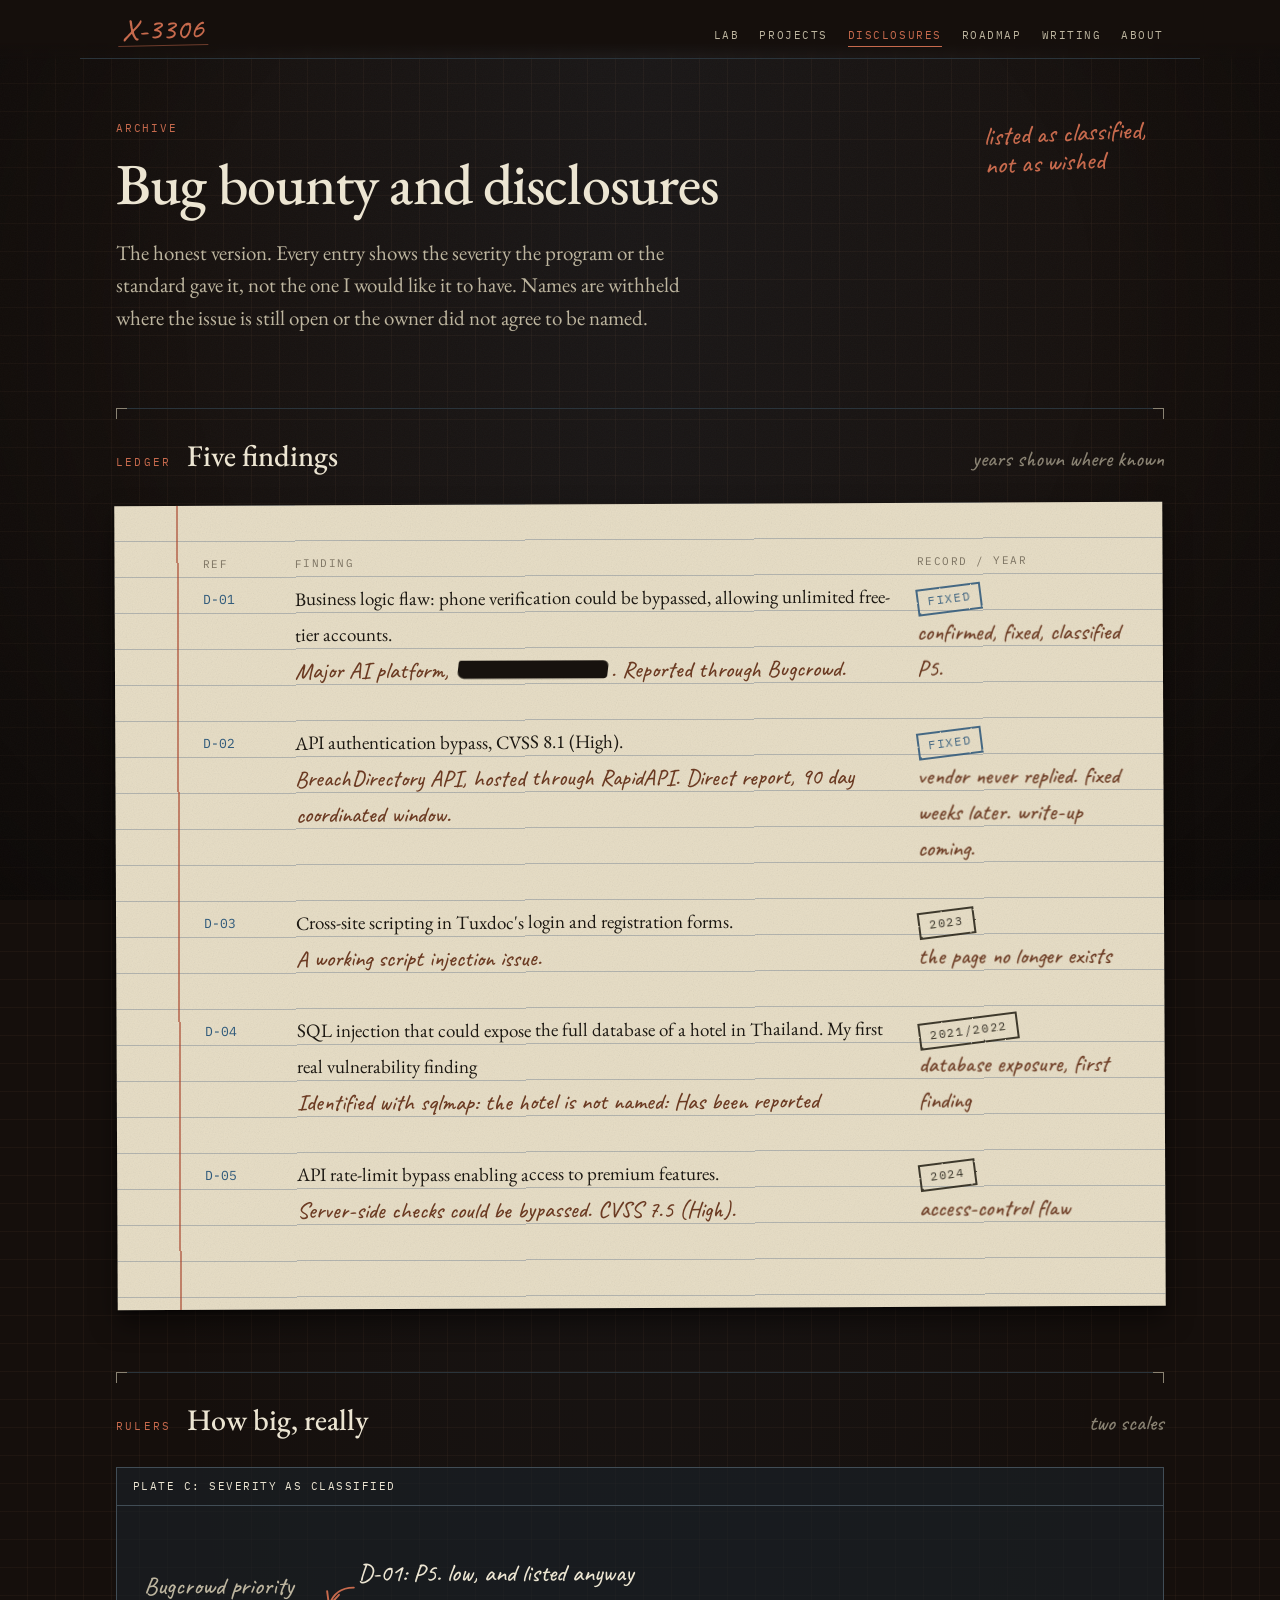
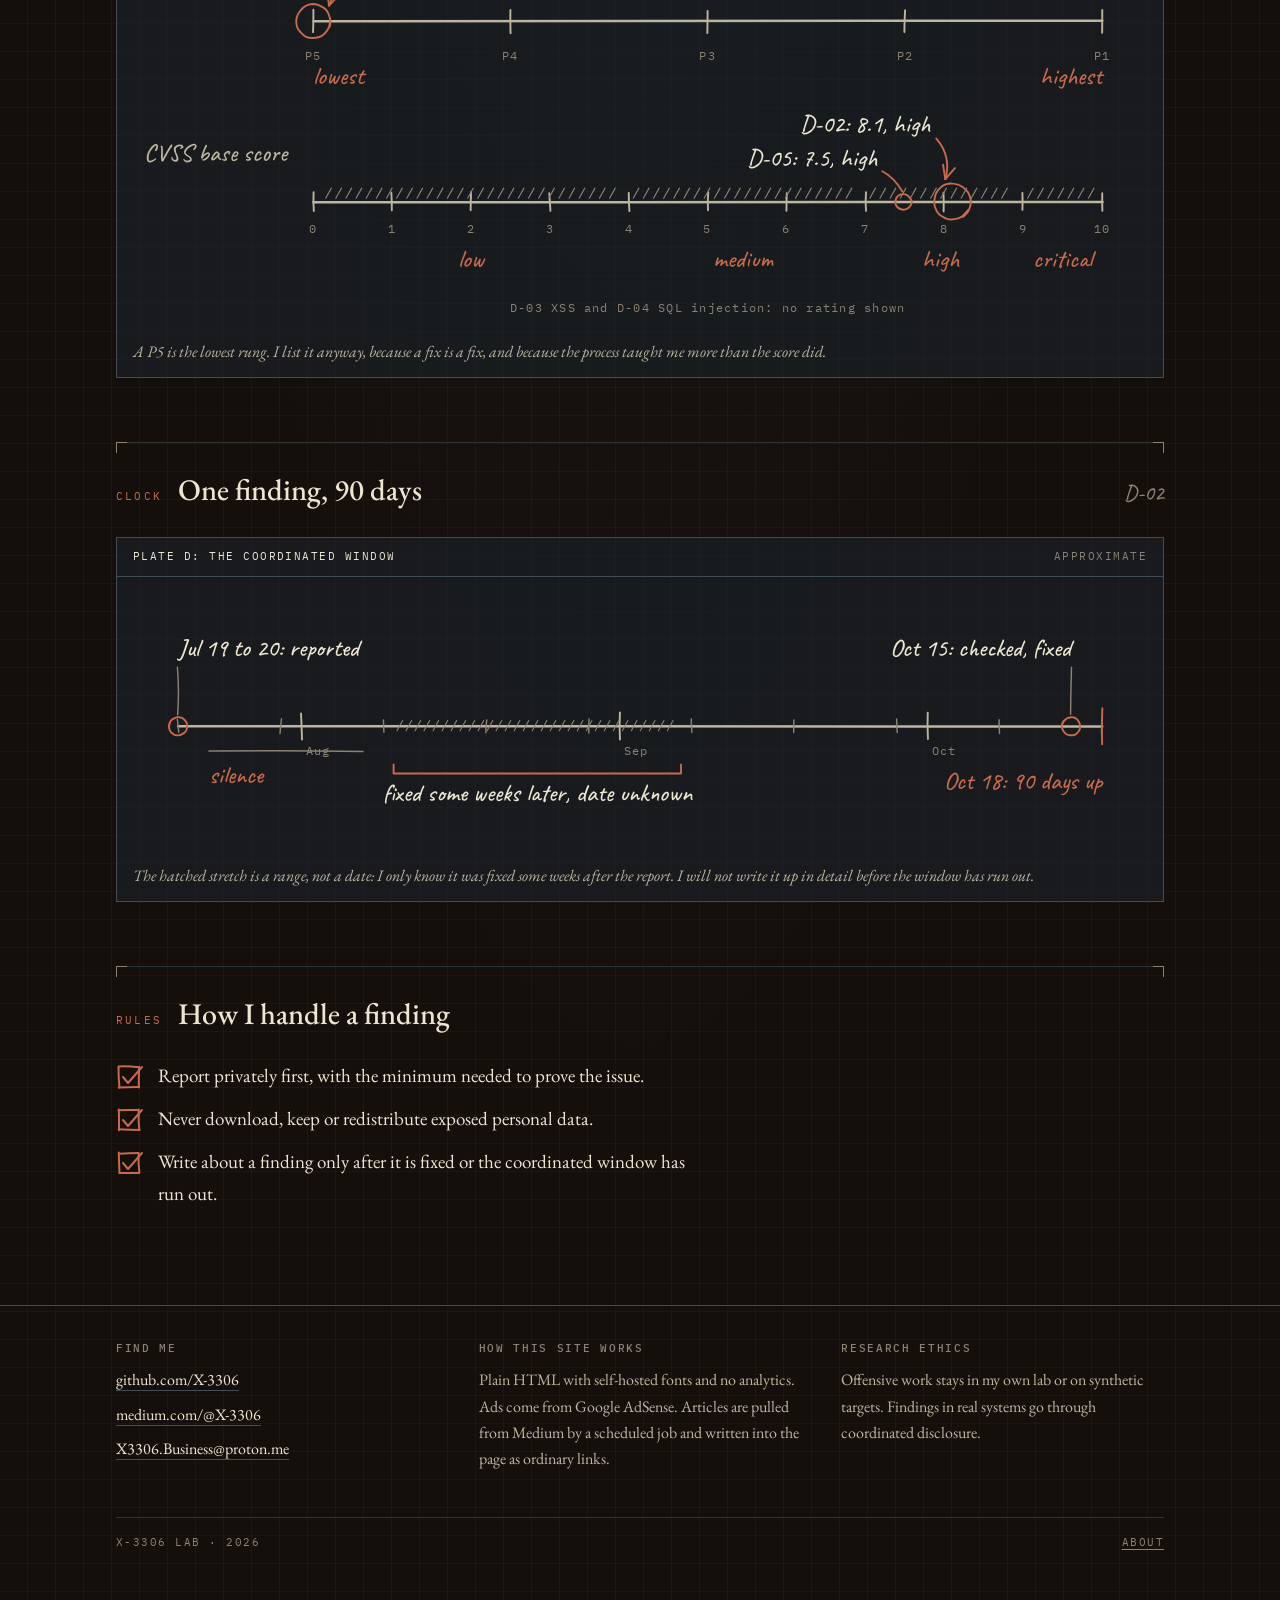
<file: disclosures.html>
<!DOCTYPE html>
<html lang="en">
<head>
<meta charset="utf-8">
<meta name="viewport" content="width=device-width, initial-scale=1, viewport-fit=cover">
<title>Bug Bounty &amp; Responsible Disclosures | X-3306 Lab</title>
<meta name="description" content="Bug bounty findings and coordinated disclosures by X-3306, listed with the severity actually assigned, plus how each finding is handled.">
<link rel="canonical" href="https://x-3306.github.io/disclosures.html">
<meta name="robots" content="index, follow, max-image-preview:large, max-snippet:-1">
<meta name="author" content="X-3306">
<meta name="theme-color" content="#0e1317">
<meta property="og:type" content="website">
<meta property="og:site_name" content="X-3306 Lab">
<meta property="og:title" content="Bug Bounty &amp; Responsible Disclosures | X-3306 Lab">
<meta property="og:description" content="Bug bounty findings and coordinated disclosures by X-3306, listed with the severity actually assigned, plus how each finding is handled.">
<meta property="og:url" content="https://x-3306.github.io/disclosures.html">
<meta property="og:image" content="https://x-3306.github.io/og.png">
<meta property="og:image:width" content="1200">
<meta property="og:image:height" content="630">
<meta property="og:image:alt" content="X-3306, an independent security research lab">
<meta name="twitter:card" content="summary_large_image">
<meta name="twitter:title" content="Bug Bounty &amp; Responsible Disclosures | X-3306 Lab">
<meta name="twitter:description" content="Bug bounty findings and coordinated disclosures by X-3306, listed with the severity actually assigned, plus how each finding is handled.">
<meta name="twitter:image" content="https://x-3306.github.io/og.png">
<link rel="icon" href="favicon.svg" type="image/svg+xml">
<link rel="alternate" type="application/rss+xml" title="X-3306 on Medium" href="https://medium.com/feed/@X-3306">
<link rel="preload" href="fonts/eb-garamond-latin-500-normal.woff2" as="font" type="font/woff2" crossorigin>
<link rel="preload" href="fonts/ibm-plex-mono-latin-400-normal.woff2" as="font" type="font/woff2" crossorigin>
<link rel="stylesheet" href="assets/style.css">
<script>document.documentElement.classList.add('js');</script>

<script type="application/ld+json">{"@context": "https://schema.org", "@graph": [{"@type": "CollectionPage", "@id": "https://x-3306.github.io/disclosures.html#page", "url": "https://x-3306.github.io/disclosures.html", "name": "Bug Bounty & Responsible Disclosures | X-3306 Lab", "description": "Bug bounty findings and coordinated disclosures by X-3306, listed with the severity actually assigned, plus how each finding is handled.", "isPartOf": {"@id": "https://x-3306.github.io/#site"}, "author": {"@id": "https://x-3306.github.io/#person"}}, {"@type": "BreadcrumbList", "itemListElement": [{"@type": "ListItem", "position": 1, "name": "Lab", "item": "https://x-3306.github.io/"}, {"@type": "ListItem", "position": 2, "name": "Bug Bounty & Responsible Disclosures", "item": "https://x-3306.github.io/disclosures.html"}]}, {"@type": "WebSite", "@id": "https://x-3306.github.io/#site", "url": "https://x-3306.github.io/", "name": "X-3306 Lab", "inLanguage": "en", "publisher": {"@id": "https://x-3306.github.io/#person"}}, {"@type": "Person", "@id": "https://x-3306.github.io/#person", "name": "X-3306", "url": "https://x-3306.github.io/", "jobTitle": "Independent security researcher and threat intelligence analyst", "description": "Independent security researcher working on APT threat intelligence, malware analysis, red team research and deception technology.", "knowsAbout": ["Threat intelligence", "APT tradecraft", "Volt Typhoon", "Salt Typhoon", "Malware analysis", "Red team research", "Deception technology", "Honeypots", "Responsible disclosure"], "sameAs": ["https://github.com/X-3306", "https://medium.com/@X-3306"]}]}</script>

<meta name="google-adsense-account" content="ca-pub-8922407292297619">
<script async src="https://pagead2.googlesyndication.com/pagead/js/adsbygoogle.js?client=ca-pub-8922407292297619" crossorigin="anonymous"></script>
</head>
<body data-theme="disclosures">
<a class="skip-link" href="#main">Skip to content</a>
<svg class="vh" aria-hidden="true" focusable="false"><defs><filter id="rough"><feTurbulence type="fractalNoise" baseFrequency="0.9" numOctaves="2" seed="2" result="n"/><feDisplacementMap in="SourceGraphic" in2="n" scale="1.7"/></filter></defs></svg>

<header class="top"><div class="wrap"><a class="sig" href="./" aria-label="X-3306 home">X-3306</a><nav aria-label="Sections"><a href="./">Lab</a><a href="projects.html">Projects</a><a href="disclosures.html" aria-current="page">Disclosures</a><a href="roadmap.html">Roadmap</a><a href="articles.html">Writing</a><a href="about.html">About</a></nav></div></header>
<main id="main" tabindex="-1" class="wrap">
<div class="page-head"><div><p class="kicker">Archive</p><h1>Bug bounty and disclosures</h1><p class="lede">The honest version. Every entry shows the severity the program or the standard gave it, not the one I would like it to have. Names are withheld where the issue is still open or the owner did not agree to be named.</p></div><div class="scrawl" aria-hidden="true">listed as classified, not as wished</div></div>
<section class="sec rv" aria-labelledby="h-led">
<div class="sec-head"><span class="sec-num">LEDGER</span><h2 id="h-led">Five findings</h2><span class="sec-ref">years shown where known</span></div>
<div class="sheet paper tape" role="table" aria-label="Disclosure ledger">
<div class="l-head" role="row"><span role="columnheader">Ref</span><span role="columnheader">Finding</span><span role="columnheader">Record / year</span></div>
<div class="l-row" role="row"><span class="ref" role="cell">D-01</span><div class="what" role="cell">Business logic flaw: phone verification could be bypassed, allowing unlimited free-tier accounts.<small>Major AI platform, <span class="bar" role="img" aria-label="name withheld"></span>. Reported through Bugcrowd.</small></div><div class="out" role="cell"><span class="ink fixed">Fixed</span><span class="out-note">confirmed, fixed, classified P5.</span></div></div><div class="l-row" role="row"><span class="ref" role="cell">D-02</span><div class="what" role="cell">API authentication bypass, CVSS 8.1 (High).<small>BreachDirectory API, hosted through RapidAPI. Direct report, 90 day coordinated window.</small></div><div class="out" role="cell"><span class="ink fixed">Fixed</span><span class="out-note">vendor never replied. fixed weeks later. write-up coming.</span></div></div><div class="l-row" role="row"><span class="ref" role="cell">D-03</span><div class="what" role="cell">Cross-site scripting in Tuxdoc's login and registration forms.<small>A working script injection issue.</small></div><div class="out" role="cell"><span class="ink">2023</span><span class="out-note">the page no longer exists</span></div></div>
<div class="l-row" role="row"><span class="ref" role="cell">D-04</span><div class="what" role="cell">SQL injection that could expose the full database of a hotel in Thailand. My first real vulnerability finding<small>Identified with sqlmap: the hotel is not named: Has been reported</small></div><div class="out" role="cell"><span class="ink">2021/2022</span><span class="out-note">database exposure, first finding</span></div></div>
<div class="l-row" role="row"><span class="ref" role="cell">D-05</span><div class="what" role="cell">API rate-limit bypass enabling access to premium features.<small>Server-side checks could be bypassed. CVSS 7.5 (High).</small></div><div class="out" role="cell"><span class="ink">2024</span><span class="out-note">access-control flaw</span></div></div>
</div></section>
<section class="sec rv" aria-labelledby="h-sev">
<div class="sec-head"><span class="sec-num">RULERS</span><h2 id="h-sev">How big, really</h2><span class="sec-ref">two scales</span></div>
<figure class="plate fig" style="margin:0"><figcaption class="plate-cap"><span class="t">Plate C: severity as classified</span></figcaption><div class="plate-body"><svg viewBox="0 0 900 360" role="img" aria-label="Severity rulers: D-01 is Bugcrowd P5, D-02 is CVSS 8.1 high, and D-05 is CVSS 7.5 high. No score is shown for D-03 or D-04."><text class="tx" x="10" y="66">Bugcrowd priority</text><path class="ln hv" pathLength="1" d="M160.3 89.8Q511.0 90.0 860.4 89.4"/><path class="ln" pathLength="1" d="M160.1 79.6Q160.2 89.7 159.8 99.5"/><text class="mo" x="160.0" y="124" text-anchor="middle">P5</text><path class="ln" pathLength="1" d="M335.0 79.8Q334.8 90.1 335.1 100.5"/><text class="mo" x="335.0" y="124" text-anchor="middle">P4</text><path class="ln" pathLength="1" d="M510.0 80.7Q509.9 90.1 509.8 100.3"/><text class="mo" x="510.0" y="124" text-anchor="middle">P3</text><path class="ln" pathLength="1" d="M685.3 80.1Q684.7 89.8 684.7 99.4"/><text class="mo" x="685.0" y="124" text-anchor="middle">P2</text><path class="ln" pathLength="1" d="M860.3 79.9Q860.3 89.9 860.2 100.1"/><text class="mo" x="860.0" y="124" text-anchor="middle">P1</text><text class="cap" x="160" y="146" text-anchor="start">lowest</text><text class="cap" x="860" y="146" text-anchor="end">highest</text><path class="ln rust" d="M175.1 87.6Q174.8 92.4 174.1 94.6Q173.4 96.8 171.9 98.7Q170.5 100.5 168.7 102.1Q166.9 103.6 164.6 104.1Q162.3 104.6 160.0 104.7Q157.6 104.8 155.3 104.3Q153.0 103.7 151.2 102.1Q149.5 100.5 147.9 98.7Q146.3 96.9 145.6 94.7Q144.9 92.4 144.9 90.0Q144.9 87.6 145.7 85.3Q146.5 83.1 148.0 81.2Q149.4 79.4 151.2 77.7Q152.9 76.0 155.3 75.3Q157.6 74.7 160.0 74.6Q162.5 74.6 164.7 75.6Q166.9 76.6 169.0 77.8Q171.1 79.0 172.3 81.0Q173.6 83.1 174.3 85.4Q175.0 87.6 175.2 90.0Q175.3 92.4 174.6 94.8"/><text class="ev" x="200" y="54">D-01: P5. low, and listed anyway</text><path class="ln rust" d="M196.0 60.0Q179.1 59.9 174.0 76.0"/><path class="ln rust" d="M174.0 76.0L182.8 66.4"/><path class="ln rust" d="M174.0 76.0L172.3 63.1"/><text class="tx" x="10" y="214">CVSS base score</text><path class="ln hv" pathLength="1" d="M160.1 250.6Q509.1 250.6 860.6 250.3"/><path class="ln" pathLength="1" d="M160.3 241.7Q159.9 250.4 160.5 258.3"/><text class="mo" x="160" y="278" text-anchor="middle">0</text><path class="ln" pathLength="1" d="M229.3 242.1Q229.8 249.8 229.7 257.7"/><text class="mo" x="230" y="278" text-anchor="middle">1</text><path class="ln" pathLength="1" d="M300.0 241.7Q299.8 249.7 299.7 257.7"/><text class="mo" x="300" y="278" text-anchor="middle">2</text><path class="ln" pathLength="1" d="M369.5 242.5Q370.0 250.3 370.5 258.2"/><text class="mo" x="370" y="278" text-anchor="middle">3</text><path class="ln" pathLength="1" d="M440.0 242.2Q440.0 250.2 440.6 258.4"/><text class="mo" x="440" y="278" text-anchor="middle">4</text><path class="ln" pathLength="1" d="M510.6 241.8Q509.8 249.6 510.4 257.6"/><text class="mo" x="510" y="278" text-anchor="middle">5</text><path class="ln" pathLength="1" d="M580.3 242.6Q580.0 249.9 580.0 258.1"/><text class="mo" x="580" y="278" text-anchor="middle">6</text><path class="ln" pathLength="1" d="M650.6 241.5Q649.9 249.8 650.6 258.2"/><text class="mo" x="650" y="278" text-anchor="middle">7</text><path class="ln" pathLength="1" d="M719.4 242.1Q719.7 250.3 719.5 258.7"/><text class="mo" x="720" y="278" text-anchor="middle">8</text><path class="ln" pathLength="1" d="M789.4 242.2Q789.8 250.3 789.4 257.3"/><text class="mo" x="790" y="278" text-anchor="middle">9</text><path class="ln" pathLength="1" d="M860.3 242.5Q860.1 250.4 860.4 258.0"/><text class="mo" x="860" y="278" text-anchor="middle">10</text><path class="hatch" d="M171.0 247 l5 -9"/><path class="hatch" d="M180.0 247 l5 -9"/><path class="hatch" d="M189.0 247 l5 -9"/><path class="hatch" d="M198.0 247 l5 -9"/><path class="hatch" d="M207.0 247 l5 -9"/><path class="hatch" d="M216.0 247 l5 -9"/><path class="hatch" d="M225.0 247 l5 -9"/><path class="hatch" d="M234.0 247 l5 -9"/><path class="hatch" d="M243.0 247 l5 -9"/><path class="hatch" d="M252.0 247 l5 -9"/><path class="hatch" d="M261.0 247 l5 -9"/><path class="hatch" d="M270.0 247 l5 -9"/><path class="hatch" d="M279.0 247 l5 -9"/><path class="hatch" d="M288.0 247 l5 -9"/><path class="hatch" d="M297.0 247 l5 -9"/><path class="hatch" d="M306.0 247 l5 -9"/><path class="hatch" d="M315.0 247 l5 -9"/><path class="hatch" d="M324.0 247 l5 -9"/><path class="hatch" d="M333.0 247 l5 -9"/><path class="hatch" d="M342.0 247 l5 -9"/><path class="hatch" d="M351.0 247 l5 -9"/><path class="hatch" d="M360.0 247 l5 -9"/><path class="hatch" d="M369.0 247 l5 -9"/><path class="hatch" d="M378.0 247 l5 -9"/><path class="hatch" d="M387.0 247 l5 -9"/><path class="hatch" d="M396.0 247 l5 -9"/><path class="hatch" d="M405.0 247 l5 -9"/><path class="hatch" d="M414.0 247 l5 -9"/><path class="hatch" d="M423.0 247 l5 -9"/><text class="cap" x="300.0" y="308" text-anchor="middle">low</text><path class="hatch" d="M444.0 247 l5 -9"/><path class="hatch" d="M453.0 247 l5 -9"/><path class="hatch" d="M462.0 247 l5 -9"/><path class="hatch" d="M471.0 247 l5 -9"/><path class="hatch" d="M480.0 247 l5 -9"/><path class="hatch" d="M489.0 247 l5 -9"/><path class="hatch" d="M498.0 247 l5 -9"/><path class="hatch" d="M507.0 247 l5 -9"/><path class="hatch" d="M516.0 247 l5 -9"/><path class="hatch" d="M525.0 247 l5 -9"/><path class="hatch" d="M534.0 247 l5 -9"/><path class="hatch" d="M543.0 247 l5 -9"/><path class="hatch" d="M552.0 247 l5 -9"/><path class="hatch" d="M561.0 247 l5 -9"/><path class="hatch" d="M570.0 247 l5 -9"/><path class="hatch" d="M579.0 247 l5 -9"/><path class="hatch" d="M588.0 247 l5 -9"/><path class="hatch" d="M597.0 247 l5 -9"/><path class="hatch" d="M606.0 247 l5 -9"/><path class="hatch" d="M615.0 247 l5 -9"/><path class="hatch" d="M624.0 247 l5 -9"/><path class="hatch" d="M633.0 247 l5 -9"/><text class="cap" x="541.5" y="308" text-anchor="middle">medium</text><path class="hatch" d="M654.0 247 l5 -9"/><path class="hatch" d="M663.0 247 l5 -9"/><path class="hatch" d="M672.0 247 l5 -9"/><path class="hatch" d="M681.0 247 l5 -9"/><path class="hatch" d="M690.0 247 l5 -9"/><path class="hatch" d="M699.0 247 l5 -9"/><path class="hatch" d="M708.0 247 l5 -9"/><path class="hatch" d="M717.0 247 l5 -9"/><path class="hatch" d="M726.0 247 l5 -9"/><path class="hatch" d="M735.0 247 l5 -9"/><path class="hatch" d="M744.0 247 l5 -9"/><path class="hatch" d="M753.0 247 l5 -9"/><path class="hatch" d="M762.0 247 l5 -9"/><path class="hatch" d="M771.0 247 l5 -9"/><text class="cap" x="716.5" y="308" text-anchor="middle">high</text><path class="hatch" d="M794.0 247 l5 -9"/><path class="hatch" d="M803.0 247 l5 -9"/><path class="hatch" d="M812.0 247 l5 -9"/><path class="hatch" d="M821.0 247 l5 -9"/><path class="hatch" d="M830.0 247 l5 -9"/><path class="hatch" d="M839.0 247 l5 -9"/><path class="hatch" d="M848.0 247 l5 -9"/><text class="cap" x="825.0" y="308" text-anchor="middle">critical</text><path class="ln rust" d="M741.2 257.5Q738.0 261.3 736.1 262.9Q734.1 264.4 731.7 265.1Q729.3 265.8 726.8 265.8Q724.3 265.9 721.9 265.0Q719.6 264.0 717.5 262.7Q715.3 261.4 713.9 259.2Q712.6 257.1 711.8 254.7Q711.0 252.3 711.2 249.8Q711.4 247.3 712.0 244.9Q712.6 242.4 714.1 240.4Q715.6 238.3 717.6 236.7Q719.6 235.0 722.1 234.4Q724.7 233.8 727.2 234.0Q729.7 234.2 732.1 234.9Q734.5 235.7 736.6 237.2Q738.6 238.7 740.3 240.7Q741.9 242.7 742.7 245.1Q743.6 247.6 743.6 250.2Q743.6 252.9 742.7 255.4Q741.9 257.8 740.3 260.0Q738.7 262.1 736.6 263.6"/><text class="ev" x="707.0" y="188" text-anchor="end">D-02: 8.1, high</text><text class="ev" x="660" y="218" text-anchor="end">D-05: 7.5, high</text><path class="ln rust" d="M665 223Q675 228 683 241"/><path class="ln rust" d="M691.5 250Q690.7 253.7 688.2 255.6Q685.7 257.5 682.4 257.0Q679.1 256.5 677.5 253.7Q675.9 250.9 677.1 247.7Q678.3 244.5 681.4 243.6Q684.5 242.8 687.3 244.4Q690.1 246.0 691.5 250"/><path class="ln rust" d="M713.0 194.0Q726.8 209.8 721.0 230.0"/><path class="ln rust" d="M721.0 230.0L729.5 220.2"/><path class="ln rust" d="M721.0 230.0L719.0 217.2"/><text class="mo" x="510" y="348" text-anchor="middle">D-03 XSS and D-04 SQL injection: no rating shown</text></svg></div>
<p class="plate-foot">A P5 is the lowest rung. I list it anyway, because a fix is a fix, and because the process taught me more than the score did.</p></figure>
</section>
<section class="sec rv" aria-labelledby="h-win">
<div class="sec-head"><span class="sec-num">CLOCK</span><h2 id="h-win">One finding, 90 days</h2><span class="sec-ref">D-02</span></div>
<figure class="plate fig" style="margin:0"><figcaption class="plate-cap"><span class="t">Plate D: the coordinated window</span><span>approximate</span></figcaption><div class="plate-body"><svg viewBox="0 0 900 230" role="img" aria-label="Timeline of finding D-02: reported 19 to 20 July, fixed some weeks later, checked and confirmed fixed on 15 October, 90 day window ending 18 October."><path class="ln hv" pathLength="1" d="M40.0 120.1Q451.0 118.8 860.3 120.2"/><path class="ln f" pathLength="1" d="M39.4 114.0Q40.1 120.3 40.6 125.3"/><path class="ln f" pathLength="1" d="M131.8 113.3Q130.8 120.3 130.5 126.5"/><path class="ln f" pathLength="1" d="M222.3 114.4Q222.4 120.0 222.7 125.3"/><path class="ln f" pathLength="1" d="M314.0 114.5Q313.0 120.2 313.2 125.8"/><path class="ln f" pathLength="1" d="M404.8 113.7Q404.3 119.6 404.6 126.0"/><path class="ln f" pathLength="1" d="M495.5 113.6Q495.4 120.1 496.1 125.5"/><path class="ln f" pathLength="1" d="M586.6 114.4Q586.4 119.8 586.4 125.6"/><path class="ln f" pathLength="1" d="M677.8 113.7Q677.9 119.8 678.3 125.6"/><path class="ln f" pathLength="1" d="M768.7 114.3Q768.7 119.8 769.1 126.4"/><path class="ln f" pathLength="1" d="M860.4 113.6Q860.0 119.7 859.6 125.9"/><path class="ln" pathLength="1" d="M149.1 108.6Q149.7 119.9 150.0 131.8"/><text class="mo" x="153.33333333333331" y="146">Aug</text><path class="ln" pathLength="1" d="M432.2 107.8Q431.5 120.2 432.2 131.8"/><text class="mo" x="435.77777777777777" y="146">Sep</text><path class="ln" pathLength="1" d="M705.4 108.0Q704.9 120.1 705.6 131.3"/><text class="mo" x="709.1111111111111" y="146">Oct</text><path class="ln a" d="M32.0 120.1Q32.5 117.6 32.9 116.4Q33.3 115.2 34.3 114.4Q35.3 113.7 36.4 113.1Q37.5 112.5 38.7 112.1Q39.9 111.8 41.2 112.0Q42.5 112.1 43.6 112.7Q44.8 113.3 45.6 114.3Q46.5 115.2 47.2 116.3Q47.9 117.4 47.9 118.7Q48.0 119.9 47.9 121.2Q47.8 122.5 47.3 123.7Q46.8 124.8 45.8 125.6Q44.8 126.5 43.7 127.0Q42.5 127.6 41.3 127.9Q40.1 128.3 38.8 128.1Q37.5 128.0 36.3 127.4Q35.2 126.7 34.2 125.9Q33.2 125.0 32.7 123.8Q32.2 122.6 32.0 121.3Q31.8 120.1 32.0 118.8Q32.3 117.6 32.8 116.4"/><path class="ln f" pathLength="1" d="M39.6 109.8Q41.1 87.9 39.4 67.7"/><text class="ev" x="40.0" y="58" text-anchor="start">Jul 19 to 20: reported</text><text class="cap" x="67.33333333333333" y="170">silence</text><path class="ln f" pathLength="1" d="M67.4 142.1Q135.0 141.2 204.1 142.4"/><path class="hatch" d="M234.3 124 l5 -9"/><path class="hatch" d="M242.3 124 l5 -9"/><path class="hatch" d="M250.3 124 l5 -9"/><path class="hatch" d="M258.3 124 l5 -9"/><path class="hatch" d="M266.3 124 l5 -9"/><path class="hatch" d="M274.3 124 l5 -9"/><path class="hatch" d="M282.3 124 l5 -9"/><path class="hatch" d="M290.3 124 l5 -9"/><path class="hatch" d="M298.3 124 l5 -9"/><path class="hatch" d="M306.3 124 l5 -9"/><path class="hatch" d="M314.3 124 l5 -9"/><path class="hatch" d="M322.3 124 l5 -9"/><path class="hatch" d="M330.3 124 l5 -9"/><path class="hatch" d="M338.3 124 l5 -9"/><path class="hatch" d="M346.3 124 l5 -9"/><path class="hatch" d="M354.3 124 l5 -9"/><path class="hatch" d="M362.3 124 l5 -9"/><path class="hatch" d="M370.3 124 l5 -9"/><path class="hatch" d="M378.3 124 l5 -9"/><path class="hatch" d="M386.3 124 l5 -9"/><path class="hatch" d="M394.3 124 l5 -9"/><path class="hatch" d="M402.3 124 l5 -9"/><path class="hatch" d="M410.3 124 l5 -9"/><path class="hatch" d="M418.3 124 l5 -9"/><path class="hatch" d="M426.3 124 l5 -9"/><path class="hatch" d="M434.3 124 l5 -9"/><path class="hatch" d="M442.3 124 l5 -9"/><path class="hatch" d="M450.3 124 l5 -9"/><path class="hatch" d="M458.3 124 l5 -9"/><path class="hatch" d="M466.3 124 l5 -9"/><path class="hatch" d="M474.3 124 l5 -9"/><path class="ln a" stroke-dasharray="4 4" d="M231.3 154V162H486.4V154"/><text class="ev" x="358.88888888888886" y="186" text-anchor="middle">fixed some weeks later, date unknown</text><path class="ln rust" d="M824.6 118.6Q825.7 116.4 826.4 115.4Q827.1 114.4 828.1 113.7Q829.2 113.0 830.3 112.5Q831.5 112.1 832.8 112.0Q834.0 111.9 835.2 112.3Q836.5 112.7 837.5 113.5Q838.4 114.3 839.1 115.4Q839.8 116.5 840.2 117.6Q840.6 118.8 840.7 120.1Q840.7 121.3 840.3 122.5Q839.8 123.7 839.1 124.8Q838.5 125.9 837.4 126.7Q836.4 127.5 835.1 127.8Q833.9 128.1 832.6 128.1Q831.3 128.1 830.1 127.7Q828.8 127.4 827.8 126.6Q826.8 125.7 826.1 124.7Q825.4 123.6 824.9 122.4Q824.4 121.2 824.4 119.9Q824.4 118.6 824.9 117.4Q825.5 116.3 826.2 115.2"/><path class="ln f" pathLength="1" d="M832.2 109.5Q832.4 87.8 833.0 67.6"/><text class="ev" x="832.6666666666666" y="58" text-anchor="end">Oct 15: checked, fixed</text><path class="ln rust" pathLength="1" d="M860.4 104.0Q859.6 119.8 860.2 136.0"/><text class="cap" x="860.0" y="176" text-anchor="end">Oct 18: 90 days up</text></svg></div>
<p class="plate-foot">The hatched stretch is a range, not a date: I only know it was fixed some weeks after the report. I will not write it up in detail before the window has run out.</p></figure>
</section>
<section class="sec rv" aria-labelledby="h-rul">
<div class="sec-head"><span class="sec-num">RULES</span><h2 id="h-rul">How I handle a finding</h2></div>
<ul class="checks">
<li><svg viewBox="0 0 28 28" aria-hidden="true"><path class="ln" pathLength="1" d="M2.7 3.4Q12.4 3.0 22.7 4.2"/><path class="ln" pathLength="1" d="M23.2 3.7Q22.7 13.9 22.8 24.5"/><path class="ln" pathLength="1" d="M23.1 23.9Q13.2 23.8 2.8 24.6"/><path class="ln" pathLength="1" d="M3.5 24.5Q2.5 14.9 2.5 4.0"/><path class="ln" d="M7 14L12 20L26 4"/></svg><span>Report privately first, with the minimum needed to prove the issue.</span></li>
<li><svg viewBox="0 0 28 28" aria-hidden="true"><path class="ln" pathLength="1" d="M2.5 4.3Q14.0 3.6 22.6 4.1"/><path class="ln" pathLength="1" d="M22.7 3.4Q22.3 14.9 23.3 23.8"/><path class="ln" pathLength="1" d="M23.6 24.0Q13.1 24.0 2.8 23.3"/><path class="ln" pathLength="1" d="M3.1 24.2Q3.0 13.5 2.9 3.4"/><path class="ln" d="M7 14L12 20L26 4"/></svg><span>Never download, keep or redistribute exposed personal data.</span></li>
<li><svg viewBox="0 0 28 28" aria-hidden="true"><path class="ln" pathLength="1" d="M3.2 4.7Q13.0 4.0 22.7 3.9"/><path class="ln" pathLength="1" d="M22.6 4.5Q22.2 14.6 23.4 23.7"/><path class="ln" pathLength="1" d="M22.9 24.1Q13.8 24.0 3.6 24.0"/><path class="ln" pathLength="1" d="M3.5 24.0Q3.0 13.6 2.8 3.6"/><path class="ln" d="M7 14L12 20L26 4"/></svg><span>Write about a finding only after it is fixed or the coordinated window has run out.</span></li>
</ul></section>
</main>
<footer class="colophon"><div class="wrap">
<div class="grid">
<div><h2>Find me</h2><p><a href="https://github.com/X-3306" rel="me noopener">github.com/X-3306</a></p><p><a href="https://medium.com/@X-3306" rel="me noopener">medium.com/@X-3306</a></p><p><a href="mailto:X3306.Business@proton.me">X3306.Business@proton.me</a></p></div>
<div><h2>How this site works</h2><p>Plain HTML with self-hosted fonts and no analytics. Ads come from Google AdSense. Articles are pulled from Medium by a scheduled job and written into the page as ordinary links.</p></div>
<div><h2>Research ethics</h2><p>Offensive work stays in my own lab or on synthetic targets. Findings in real systems go through coordinated disclosure.</p></div>
</div>
<div class="colophon-end"><span>X-3306 Lab · <span id="year">2026</span></span><a href="about.html">About</a></div>
</div></footer>
<script src="assets/main.js" defer></script>
</body>
</html>
</file>
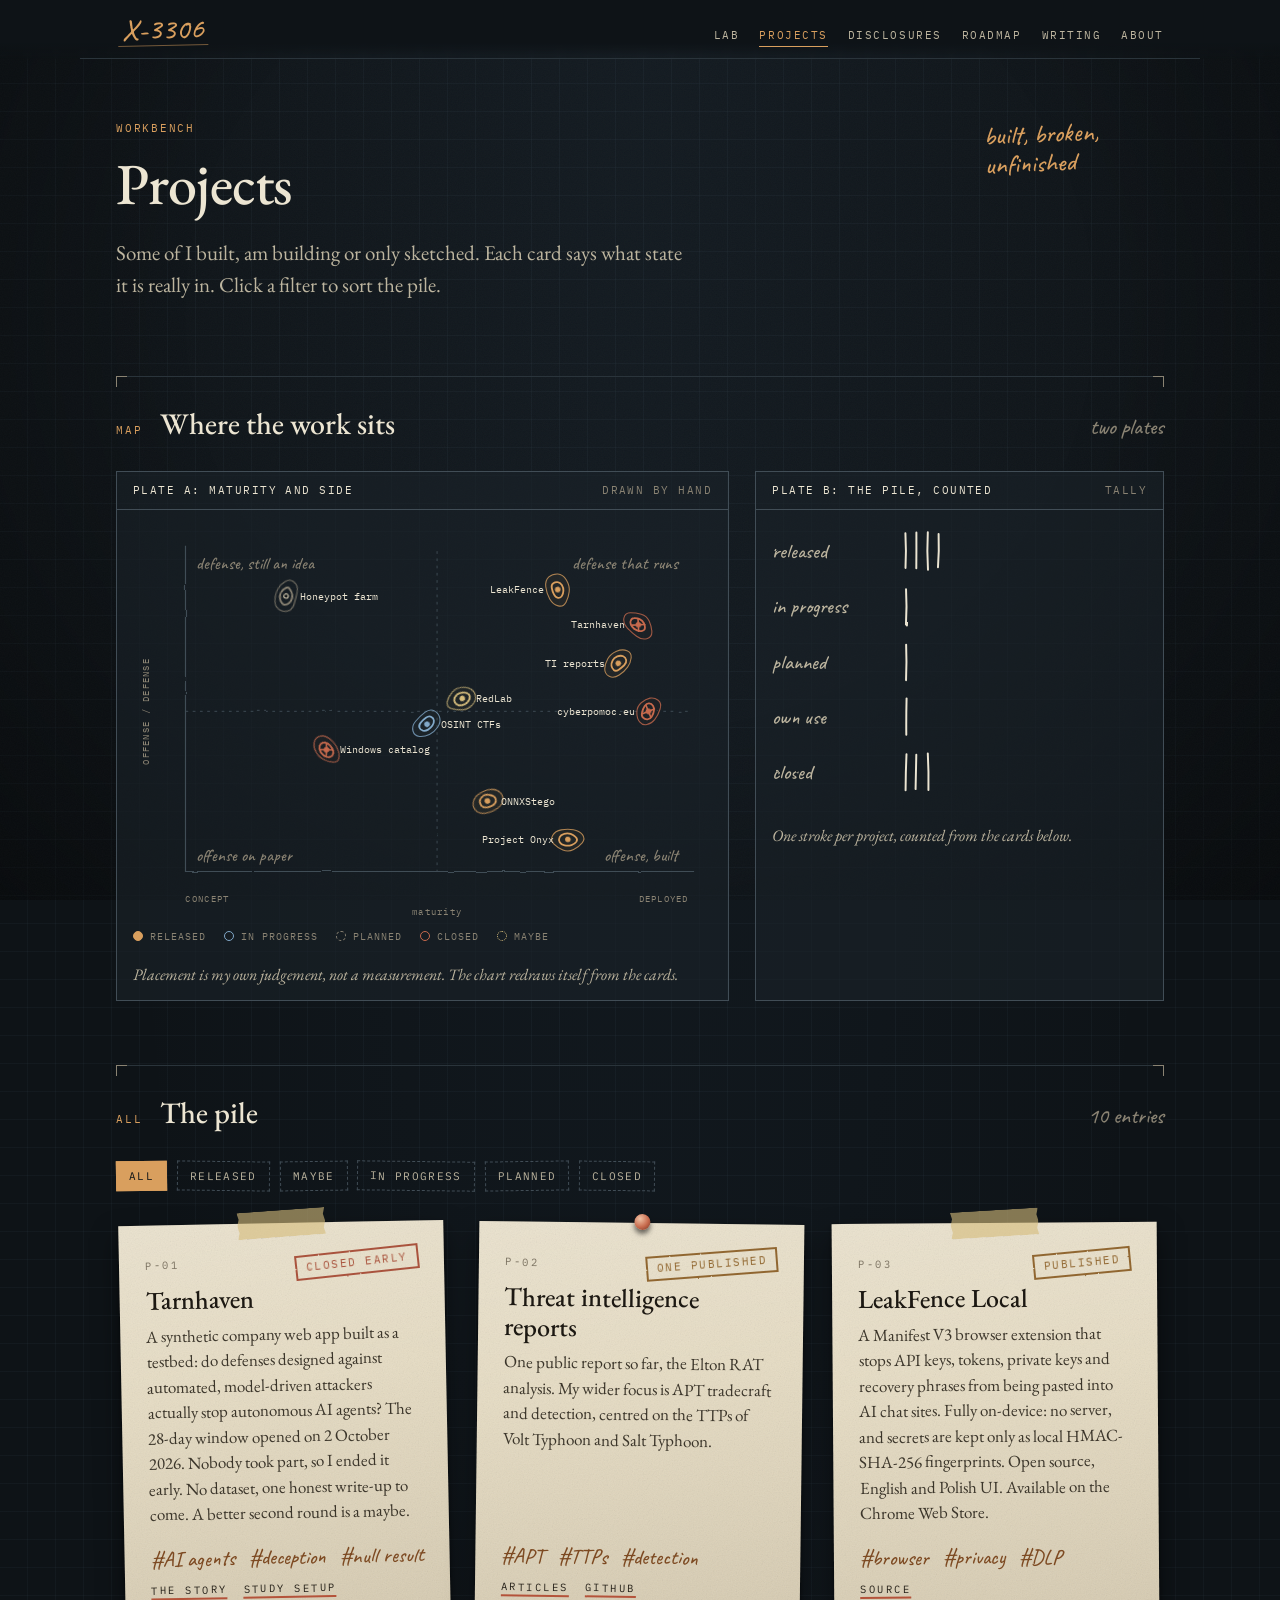
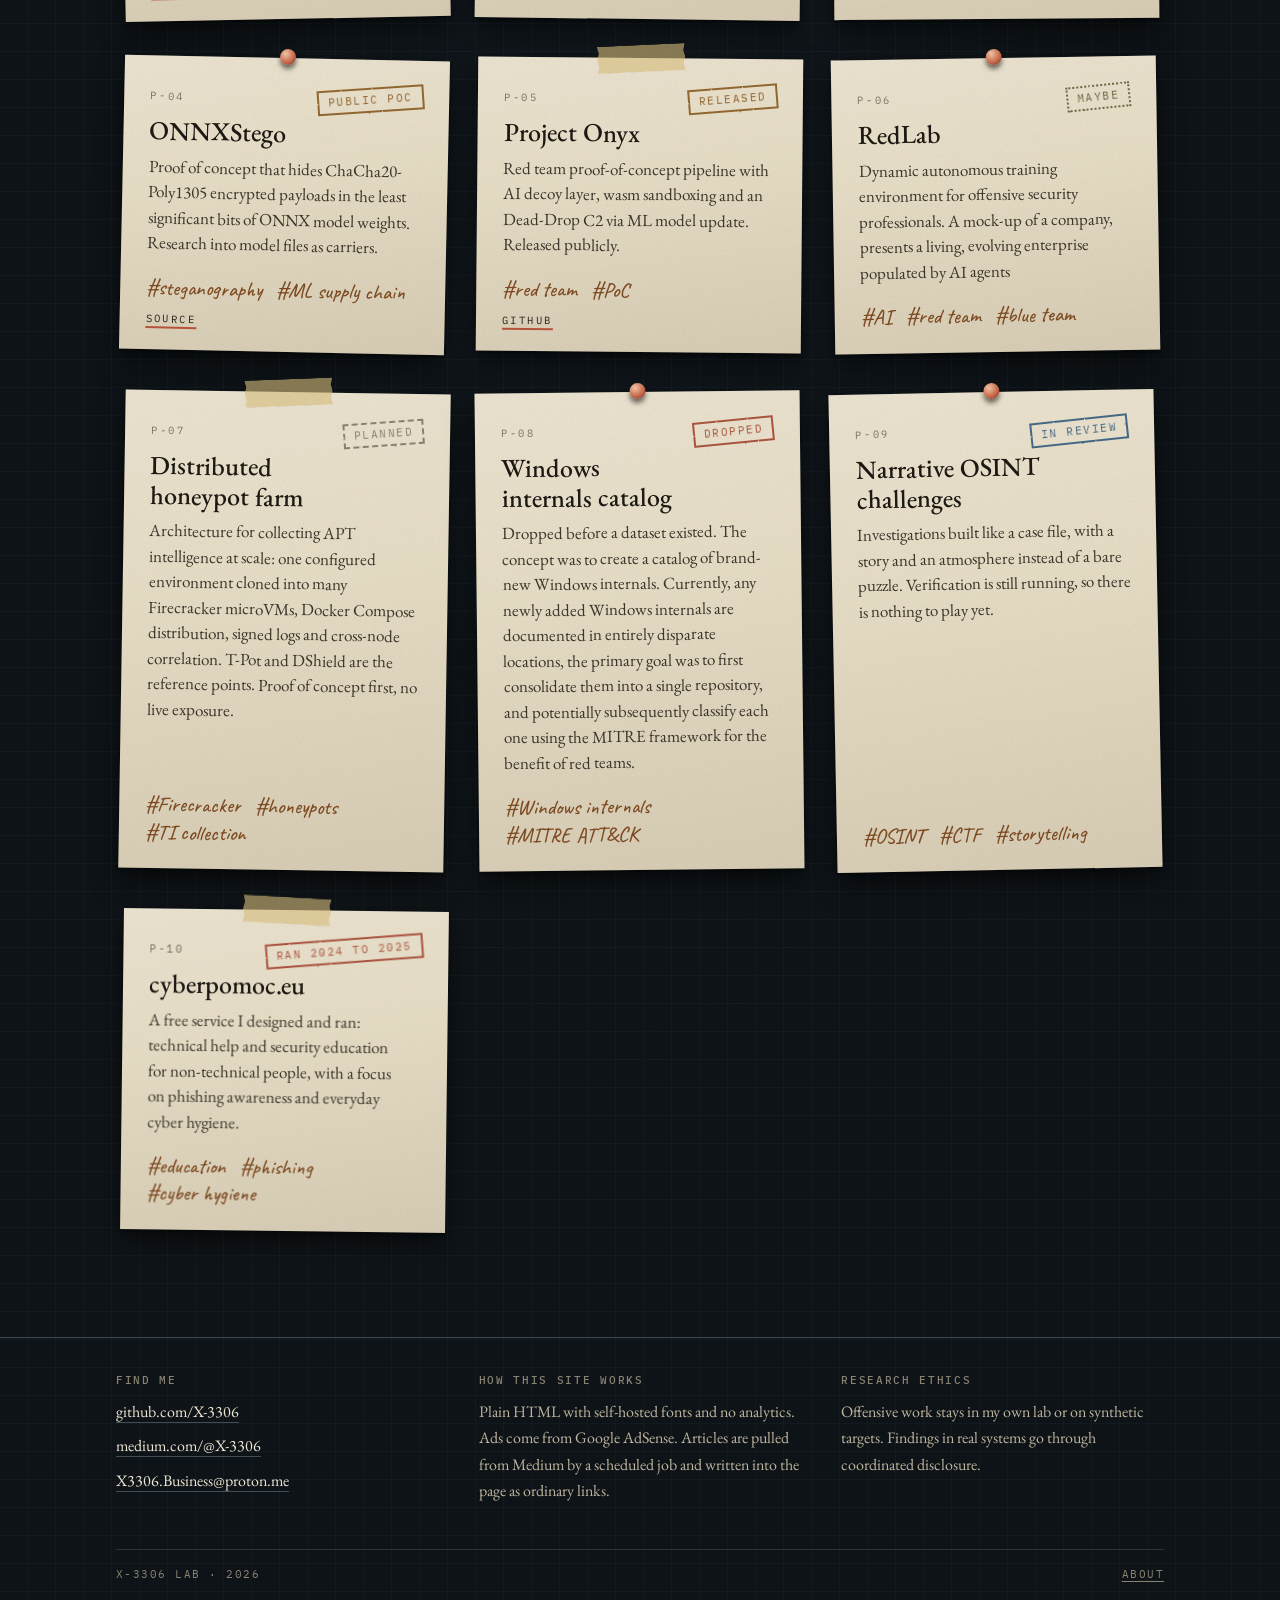
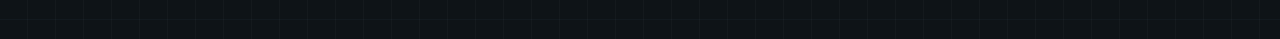
<file: projects.html>
<!DOCTYPE html>
<html lang="en">
<head>
<meta charset="utf-8">
<meta name="viewport" content="width=device-width, initial-scale=1, viewport-fit=cover">
<title>Projects | X-3306 Lab</title>
<meta name="description" content="Open-source tools and research projects by X-3306: LeakFence, ONNXStego, RedLab, Project Onyx, Tarnhaven and more, each with an honest status.">
<link rel="canonical" href="https://x-3306.github.io/projects.html">
<meta name="robots" content="index, follow, max-image-preview:large, max-snippet:-1">
<meta name="author" content="X-3306">
<meta name="theme-color" content="#0e1317">
<meta property="og:type" content="website">
<meta property="og:site_name" content="X-3306 Lab">
<meta property="og:title" content="Projects | X-3306 Lab">
<meta property="og:description" content="Open-source tools and research projects by X-3306: LeakFence, ONNXStego, RedLab, Project Onyx, Tarnhaven and more, each with an honest status.">
<meta property="og:url" content="https://x-3306.github.io/projects.html">
<meta property="og:image" content="https://x-3306.github.io/og.png">
<meta property="og:image:width" content="1200">
<meta property="og:image:height" content="630">
<meta property="og:image:alt" content="X-3306, an independent security research lab">
<meta name="twitter:card" content="summary_large_image">
<meta name="twitter:title" content="Projects | X-3306 Lab">
<meta name="twitter:description" content="Open-source tools and research projects by X-3306: LeakFence, ONNXStego, RedLab, Project Onyx, Tarnhaven and more, each with an honest status.">
<meta name="twitter:image" content="https://x-3306.github.io/og.png">
<link rel="icon" href="favicon.svg" type="image/svg+xml">
<link rel="alternate" type="application/rss+xml" title="X-3306 on Medium" href="https://medium.com/feed/@X-3306">
<link rel="preload" href="fonts/eb-garamond-latin-500-normal.woff2" as="font" type="font/woff2" crossorigin>
<link rel="preload" href="fonts/ibm-plex-mono-latin-400-normal.woff2" as="font" type="font/woff2" crossorigin>
<link rel="stylesheet" href="assets/style.css">
<script>document.documentElement.classList.add('js');</script>

<script type="application/ld+json">{"@context": "https://schema.org", "@graph": [{"@type": "CollectionPage", "@id": "https://x-3306.github.io/projects.html#page", "url": "https://x-3306.github.io/projects.html", "name": "Projects | X-3306 Lab", "description": "Open-source tools and research projects by X-3306: LeakFence, ONNXStego, RedLab, Project Onyx, Tarnhaven and more, each with an honest status.", "isPartOf": {"@id": "https://x-3306.github.io/#site"}, "author": {"@id": "https://x-3306.github.io/#person"}}, {"@type": "BreadcrumbList", "itemListElement": [{"@type": "ListItem", "position": 1, "name": "Lab", "item": "https://x-3306.github.io/"}, {"@type": "ListItem", "position": 2, "name": "Projects", "item": "https://x-3306.github.io/projects.html"}]}, {"@type": "WebSite", "@id": "https://x-3306.github.io/#site", "url": "https://x-3306.github.io/", "name": "X-3306 Lab", "inLanguage": "en", "publisher": {"@id": "https://x-3306.github.io/#person"}}, {"@type": "Person", "@id": "https://x-3306.github.io/#person", "name": "X-3306", "url": "https://x-3306.github.io/", "jobTitle": "Independent security researcher and threat intelligence analyst", "description": "Independent security researcher working on APT threat intelligence, malware analysis, red team research and deception technology.", "knowsAbout": ["Threat intelligence", "APT tradecraft", "Volt Typhoon", "Salt Typhoon", "Malware analysis", "Red team research", "Deception technology", "Honeypots", "Responsible disclosure"], "sameAs": ["https://github.com/X-3306", "https://medium.com/@X-3306"]}]}</script>

<meta name="google-adsense-account" content="ca-pub-8922407292297619">
<script async src="https://pagead2.googlesyndication.com/pagead/js/adsbygoogle.js?client=ca-pub-8922407292297619" crossorigin="anonymous"></script>
</head>
<body data-theme="projects">
<a class="skip-link" href="#main">Skip to content</a>
<svg class="vh" aria-hidden="true" focusable="false"><defs><filter id="rough"><feTurbulence type="fractalNoise" baseFrequency="0.9" numOctaves="2" seed="2" result="n"/><feDisplacementMap in="SourceGraphic" in2="n" scale="1.7"/></filter></defs></svg>

<header class="top"><div class="wrap"><a class="sig" href="./" aria-label="X-3306 home">X-3306</a><nav aria-label="Sections"><a href="./">Lab</a><a href="projects.html" aria-current="page">Projects</a><a href="disclosures.html">Disclosures</a><a href="roadmap.html">Roadmap</a><a href="articles.html">Writing</a><a href="about.html">About</a></nav></div></header>
<main id="main" tabindex="-1" class="wrap">
<div class="page-head"><div><p class="kicker">Workbench</p><h1>Projects</h1><p class="lede">Some of I built, am building or only sketched. Each card says what state it is really in. Click a filter to sort the pile.</p></div><div class="scrawl" aria-hidden="true">built, broken, unfinished</div></div>
<section class="sec rv" aria-labelledby="h-inst">
<div class="sec-head"><span class="sec-num">MAP</span><h2 id="h-inst">Where the work sits</h2><span class="sec-ref">two plates</span></div>
<div class="plates">
<figure class="plate"><figcaption class="plate-cap"><span class="t">Plate A: maturity and side</span><span>drawn by hand</span></figcaption>
<div class="plate-body"><div id="quadrant"><p class="plate-foot">Enable JavaScript to see the chart. The cards below carry the same information.</p></div>
<ul class="legend"><li class="l1"><i></i>released</li><li class="l2"><i></i>in progress</li><li class="l3"><i></i>planned</li><li class="l4"><i></i>closed</li><li class="l5"><i></i>maybe</li></ul></div>
<p class="plate-foot">Placement is my own judgement, not a measurement. The chart redraws itself from the cards.</p></figure>
<figure class="plate"><figcaption class="plate-cap"><span class="t">Plate B: the pile, counted</span><span>tally</span></figcaption>
<div class="plate-body"><div id="status-tally"></div></div>
<p class="plate-foot">One stroke per project, counted from the cards below.</p></figure>
</div>
</section>
<section class="sec rv" aria-labelledby="h-all">
<div class="sec-head"><span class="sec-num">ALL</span><h2 id="h-all">The pile</h2><span class="sec-ref">10 entries</span></div>
<div class="filters" id="filters" role="group" aria-label="Filter by status">
<button type="button" data-f="all" aria-pressed="true">all</button><button type="button" data-f="released" aria-pressed="false">released</button><button type="button" data-f="private" aria-pressed="false">maybe</button><button type="button" data-f="building" aria-pressed="false">in progress</button><button type="button" data-f="planned" aria-pressed="false">planned</button><button type="button" data-f="closed" aria-pressed="false">closed</button>
</div>
<div class="cards">
<article class="card paper tape" data-name="Tarnhaven" data-x="0.9" data-y="0.77" data-status="closed"><div class="top-row"><span class="num">P-01</span><span class="ink closed">Closed early</span></div><h3>Tarnhaven</h3><p>A synthetic company web app built as a testbed: do defenses designed against automated, model-driven attackers actually stop autonomous AI agents? The 28-day window opened on 2 October 2026. Nobody took part, so I ended it early. No dataset, one honest write-up to come. A better second round is a maybe.</p><ul class="htags"><li>AI agents</li><li>deception</li><li>null result</li></ul><p class="links"><a href="https://github.com/X-3306/agent-web-defense-study-2026">The story</a><a href="tarnhaven.html#h-q">Study setup</a></p></article><article class="card paper pin" data-name="TI reports" data-x="0.86" data-y="0.65" data-status="released"><div class="top-row"><span class="num">P-02</span><span class="ink released">One published</span></div><h3>Threat intelligence reports</h3><p>One public report so far, the Elton RAT analysis. My wider focus is APT tradecraft and detection, centred on the TTPs of Volt Typhoon and Salt Typhoon.</p><ul class="htags"><li>APT</li><li>TTPs</li><li>detection</li></ul><p class="links"><a href="articles.html">Articles</a><a href="https://github.com/X-3306/EltonRAT-MultiStage-MaaS-and-Developer-Supply-Chain-Infection-Analysis" rel="noopener">GitHub</a></p></article><article class="card paper tape" data-name="LeakFence" data-x="0.74" data-y="0.88" data-status="released"><div class="top-row"><span class="num">P-03</span><span class="ink released">Published</span></div><h3>LeakFence Local</h3><p>A Manifest V3 browser extension that stops API keys, tokens, private keys and recovery phrases from being pasted into AI chat sites. Fully on-device: no server, and secrets are kept only as local HMAC-SHA-256 fingerprints. Open source, English and Polish UI. Available on the Chrome Web Store.</p><ul class="htags"><li>browser</li><li>privacy</li><li>DLP</li></ul><p class="links"><a href="https://chromewebstore.google.com/detail/ebfbbbljfmppofkkealknbaihfoajioi?utm_source=item-share-cb" rel="noopener">Source</a></p></article><article class="card paper pin" data-name="ONNXStego" data-x="0.6" data-y="0.22" data-status="released"><div class="top-row"><span class="num">P-04</span><span class="ink released">Public PoC</span></div><h3>ONNXStego</h3><p>Proof of concept that hides ChaCha20-Poly1305 encrypted payloads in the least significant bits of ONNX model weights. Research into model files as carriers.</p><ul class="htags"><li>steganography</li><li>ML supply chain</li></ul><p class="links"><a href="https://github.com/X-3306/ONNXStego" rel="noopener">Source</a></p></article><article class="card paper tape" data-name="Project Onyx" data-x="0.76" data-y="0.1" data-status="released"><div class="top-row"><span class="num">P-05</span><span class="ink released">Released</span></div><h3>Project Onyx</h3><p>Red team proof-of-concept pipeline with AI decoy layer, wasm sandboxing and an Dead-Drop C2 via ML model update. Released publicly.</p><ul class="htags"><li>red team</li><li>PoC</li></ul><p class="links"><a href="https://github.com/X-3306/Project-Onyx" rel="noopener">GitHub</a></p></article><article class="card paper pin" data-name="RedLab" data-x="0.55" data-y="0.54" data-status="private"><div class="top-row"><span class="num">P-06</span><span class="ink private">Maybe</span></div><h3>RedLab</h3><p>Dynamic autonomous training environment for offensive security professionals. A mock-up of a company, presents a living, evolving enterprise populated by AI agents</p><ul class="htags"><li>AI</li><li>red team</li><li>blue team</li></ul></article><article class="card paper tape" data-name="Honeypot farm" data-x="0.2" data-y="0.86" data-status="planned"><div class="top-row"><span class="num">P-07</span><span class="ink planned">Planned</span></div><h3>Distributed honeypot farm</h3><p>Architecture for collecting APT intelligence at scale: one configured environment cloned into many Firecracker microVMs, Docker Compose distribution, signed logs and cross-node correlation. T-Pot and DShield are the reference points. Proof of concept first, no live exposure.</p><ul class="htags"><li>Firecracker</li><li>honeypots</li><li>TI collection</li></ul></article><article class="card paper pin" data-name="Windows catalog" data-x="0.28" data-y="0.38" data-status="closed"><div class="top-row"><span class="num">P-08</span><span class="ink closed">Dropped</span></div><h3>Windows internals catalog</h3><p>Dropped before a dataset existed. The concept was to create a catalog of brand-new Windows internals. Currently, any newly added Windows internals are documented in entirely disparate locations, the primary goal was to first consolidate them into a single repository, and potentially subsequently classify each one using the MITRE framework for the benefit of red teams.</p><ul class="htags"><li>Windows internals</li><li>MITRE ATT&CK</li></ul></article><article class="card paper pin" data-name="OSINT CTFs" data-x="0.48" data-y="0.46" data-status="building"><div class="top-row"><span class="num">P-09</span><span class="ink building">In review</span></div><h3>Narrative OSINT challenges</h3><p>Investigations built like a case file, with a story and an atmosphere instead of a bare puzzle. Verification is still running, so there is nothing to play yet.</p><ul class="htags"><li>OSINT</li><li>CTF</li><li>storytelling</li></ul></article><article class="card paper tape" data-name="cyberpomoc.eu" data-x="0.92" data-y="0.5" data-status="closed"><div class="top-row"><span class="num">P-10</span><span class="ink closed">Ran 2024 to 2025</span></div><h3>cyberpomoc.eu</h3><p>A free service I designed and ran: technical help and security education for non-technical people, with a focus on phishing awareness and everyday cyber hygiene.</p><ul class="htags"><li>education</li><li>phishing</li><li>cyber hygiene</li></ul></article>
</div>
</section>
</main>
<footer class="colophon"><div class="wrap">
<div class="grid">
<div><h2>Find me</h2><p><a href="https://github.com/X-3306" rel="me noopener">github.com/X-3306</a></p><p><a href="https://medium.com/@X-3306" rel="me noopener">medium.com/@X-3306</a></p><p><a href="mailto:X3306.Business@proton.me">X3306.Business@proton.me</a></p></div>
<div><h2>How this site works</h2><p>Plain HTML with self-hosted fonts and no analytics. Ads come from Google AdSense. Articles are pulled from Medium by a scheduled job and written into the page as ordinary links.</p></div>
<div><h2>Research ethics</h2><p>Offensive work stays in my own lab or on synthetic targets. Findings in real systems go through coordinated disclosure.</p></div>
</div>
<div class="colophon-end"><span>X-3306 Lab · <span id="year">2026</span></span><a href="about.html">About</a></div>
</div></footer>
<script src="assets/main.js" defer></script>
</body>
</html>
</file>
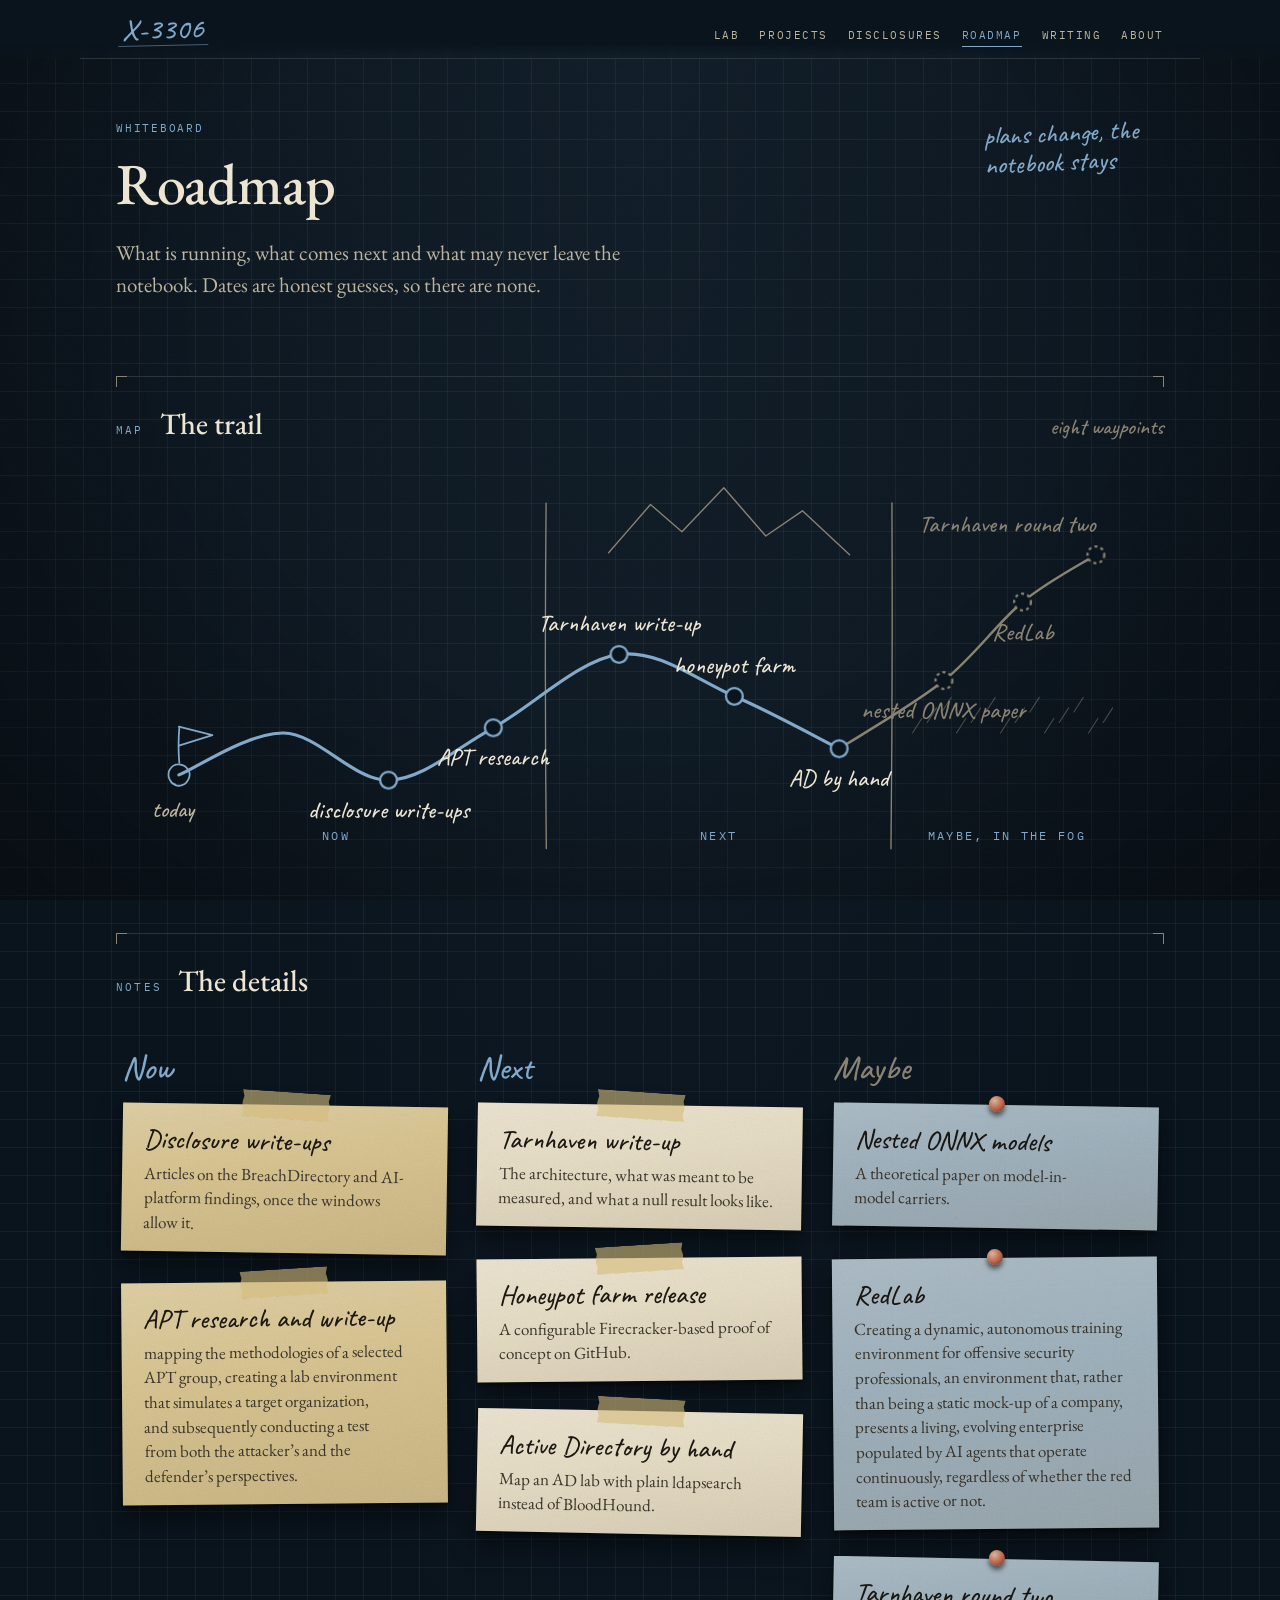
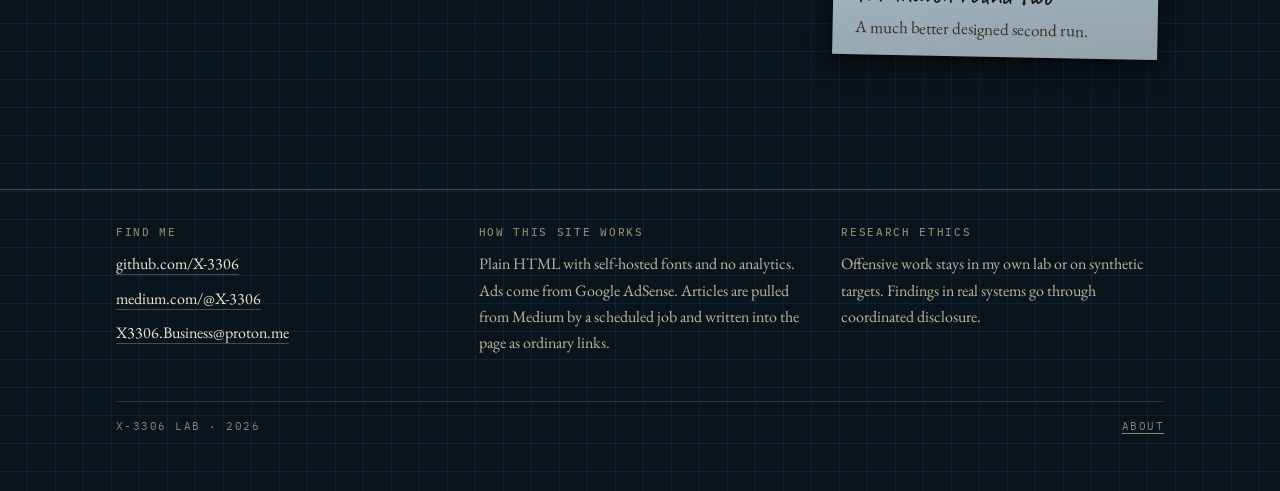
<file: roadmap.html>
<!DOCTYPE html>
<html lang="en">
<head>
<meta charset="utf-8">
<meta name="viewport" content="width=device-width, initial-scale=1, viewport-fit=cover">
<title>Roadmap | X-3306 Lab</title>
<meta name="description" content="What the X-3306 lab is working on now, what comes next and what may never happen: honeypot farm, AD mapping and more.">
<link rel="canonical" href="https://x-3306.github.io/roadmap.html">
<meta name="robots" content="index, follow, max-image-preview:large, max-snippet:-1">
<meta name="author" content="X-3306">
<meta name="theme-color" content="#0e1317">
<meta property="og:type" content="website">
<meta property="og:site_name" content="X-3306 Lab">
<meta property="og:title" content="Roadmap | X-3306 Lab">
<meta property="og:description" content="What the X-3306 lab is working on now, what comes next and what may never happen: honeypot farm, AD mapping and more.">
<meta property="og:url" content="https://x-3306.github.io/roadmap.html">
<meta property="og:image" content="https://x-3306.github.io/og.png">
<meta property="og:image:width" content="1200">
<meta property="og:image:height" content="630">
<meta property="og:image:alt" content="X-3306, an independent security research lab">
<meta name="twitter:card" content="summary_large_image">
<meta name="twitter:title" content="Roadmap | X-3306 Lab">
<meta name="twitter:description" content="What the X-3306 lab is working on now, what comes next and what may never happen: honeypot farm, AD mapping and more.">
<meta name="twitter:image" content="https://x-3306.github.io/og.png">
<link rel="icon" href="favicon.svg" type="image/svg+xml">
<link rel="alternate" type="application/rss+xml" title="X-3306 on Medium" href="https://medium.com/feed/@X-3306">
<link rel="preload" href="fonts/eb-garamond-latin-500-normal.woff2" as="font" type="font/woff2" crossorigin>
<link rel="preload" href="fonts/ibm-plex-mono-latin-400-normal.woff2" as="font" type="font/woff2" crossorigin>
<link rel="stylesheet" href="assets/style.css">
<script>document.documentElement.classList.add('js');</script>

<script type="application/ld+json">{"@context": "https://schema.org", "@graph": [{"@type": "CollectionPage", "@id": "https://x-3306.github.io/roadmap.html#page", "url": "https://x-3306.github.io/roadmap.html", "name": "Roadmap | X-3306 Lab", "description": "What the X-3306 lab is working on now, what comes next and what may never happen: honeypot farm, AD mapping and more.", "isPartOf": {"@id": "https://x-3306.github.io/#site"}, "author": {"@id": "https://x-3306.github.io/#person"}}, {"@type": "BreadcrumbList", "itemListElement": [{"@type": "ListItem", "position": 1, "name": "Lab", "item": "https://x-3306.github.io/"}, {"@type": "ListItem", "position": 2, "name": "Roadmap", "item": "https://x-3306.github.io/roadmap.html"}]}, {"@type": "WebSite", "@id": "https://x-3306.github.io/#site", "url": "https://x-3306.github.io/", "name": "X-3306 Lab", "inLanguage": "en", "publisher": {"@id": "https://x-3306.github.io/#person"}}, {"@type": "Person", "@id": "https://x-3306.github.io/#person", "name": "X-3306", "url": "https://x-3306.github.io/", "jobTitle": "Independent security researcher and threat intelligence analyst", "description": "Independent security researcher working on APT threat intelligence, malware analysis, red team research and deception technology.", "knowsAbout": ["Threat intelligence", "APT tradecraft", "Volt Typhoon", "Salt Typhoon", "Malware analysis", "Red team research", "Deception technology", "Honeypots", "Responsible disclosure"], "sameAs": ["https://github.com/X-3306", "https://medium.com/@X-3306"]}]}</script>

<meta name="google-adsense-account" content="ca-pub-8922407292297619">
<script async src="https://pagead2.googlesyndication.com/pagead/js/adsbygoogle.js?client=ca-pub-8922407292297619" crossorigin="anonymous"></script>
</head>
<body data-theme="roadmap">
<a class="skip-link" href="#main">Skip to content</a>
<svg class="vh" aria-hidden="true" focusable="false"><defs><filter id="rough"><feTurbulence type="fractalNoise" baseFrequency="0.9" numOctaves="2" seed="2" result="n"/><feDisplacementMap in="SourceGraphic" in2="n" scale="1.7"/></filter></defs></svg>

<header class="top"><div class="wrap"><a class="sig" href="./" aria-label="X-3306 home">X-3306</a><nav aria-label="Sections"><a href="./">Lab</a><a href="projects.html">Projects</a><a href="disclosures.html">Disclosures</a><a href="roadmap.html" aria-current="page">Roadmap</a><a href="articles.html">Writing</a><a href="about.html">About</a></nav></div></header>
<main id="main" tabindex="-1" class="wrap">
<div class="page-head"><div><p class="kicker">Whiteboard</p><h1>Roadmap</h1><p class="lede">What is running, what comes next and what may never leave the notebook. Dates are honest guesses, so there are none.</p></div><div class="scrawl" aria-hidden="true">plans change, the notebook stays</div></div>
<section class="sec rv" aria-labelledby="h-trail">
<div class="sec-head"><span class="sec-num">MAP</span><h2 id="h-trail">The trail</h2><span class="sec-ref">eight waypoints</span></div>
<div class="trail fig"><svg viewBox="0 40 1000 380" role="img" aria-label="A hand-drawn trail map: eight waypoints from now through next to maybe. The list below has the same items in detail."><path class="ln f" d="M470 118L510 72L540 98L580 56L620 102L655 78L700 120"/><path class="hatch" d="M760 290 l9 -14" opacity=".5"/><path class="hatch" d="M774 280 l9 -14" opacity=".5"/><path class="hatch" d="M788 270 l9 -14" opacity=".5"/><path class="hatch" d="M802 290 l9 -14" opacity=".5"/><path class="hatch" d="M816 280 l9 -14" opacity=".5"/><path class="hatch" d="M830 270 l9 -14" opacity=".5"/><path class="hatch" d="M844 290 l9 -14" opacity=".5"/><path class="hatch" d="M858 280 l9 -14" opacity=".5"/><path class="hatch" d="M872 270 l9 -14" opacity=".5"/><path class="hatch" d="M886 290 l9 -14" opacity=".5"/><path class="hatch" d="M900 280 l9 -14" opacity=".5"/><path class="hatch" d="M914 270 l9 -14" opacity=".5"/><path class="hatch" d="M928 290 l9 -14" opacity=".5"/><path class="hatch" d="M942 280 l9 -14" opacity=".5"/><path class="ln f" stroke-dasharray="3 7" pathLength="1" d="M410.4 70.7Q408.9 236.3 410.6 400.3"/><path class="ln f" stroke-dasharray="3 7" pathLength="1" d="M740.4 70.4Q741.2 235.8 739.5 400.4"/><path class="ln hv" style="stroke:var(--blue);stroke-width:3" d="M60 330C76.7 323.3 126.7 289.2 160 290C193.3 290.8 226.7 335.8 260 335C293.3 334.2 323.3 305.0 360 285C396.7 265.0 441.7 220.0 480 215C518.3 210.0 555.0 240.0 590 255C625.0 270.0 673.3 296.7 690 305"/><path class="ln hv" style="stroke:var(--ink-faint);stroke-width:2.4;stroke-dasharray:2 9" d="M690 305C706.7 294.2 760.8 263.3 790 240C819.2 216.7 840.8 185.0 865 165C889.2 145.0 923.3 127.5 935 120"/><path class="ln a" d="M56.8 339.3Q53.8 338.2 52.9 336.9Q52.0 335.6 51.2 334.3Q50.4 332.9 50.2 331.4Q50.0 329.8 50.2 328.2Q50.3 326.7 51.1 325.3Q51.9 323.9 53.0 322.7Q54.1 321.5 55.6 320.8Q57.0 320.1 58.6 320.0Q60.2 319.8 61.7 320.2Q63.3 320.6 64.7 321.2Q66.2 321.8 67.2 323.1Q68.2 324.3 69.1 325.6Q70.0 327.0 70.2 328.6Q70.4 330.2 70.0 331.8Q69.6 333.3 68.8 334.7Q68.0 336.1 67.0 337.3Q65.9 338.5 64.5 339.2Q63.0 340.0 61.4 340.2Q59.8 340.5 58.2 340.2Q56.6 339.8 55.2 338.9Q53.9 338.1 52.7 337.0"/><text class="tx" x="54" y="370" text-anchor="middle">today</text><path class="ln a" pathLength="1" d="M60.4 318.4Q58.9 302.0 60.5 284.1"/><path class="ln a" d="M60 284L92 292L60 302"/><circle class="wp" cx="260" cy="335" r="8"/><text class="wl" x="260" y="371" text-anchor="middle">disclosure write-ups</text><circle class="wp" cx="360" cy="285" r="8"/><text class="wl" x="360" y="321" text-anchor="middle">APT research</text><circle class="wp" cx="480" cy="215" r="8"/><text class="wl" x="480" y="193" text-anchor="middle">Tarnhaven write-up</text><circle class="wp" cx="590" cy="255" r="8"/><text class="wl" x="590" y="233" text-anchor="middle">honeypot farm</text><circle class="wp" cx="690" cy="305" r="8"/><text class="wl" x="690" y="341" text-anchor="middle">AD by hand</text><circle class="wp maybe" cx="790" cy="240" r="8"/><text class="wl maybe" x="790" y="276" text-anchor="middle">nested ONNX paper</text><circle class="wp maybe" cx="865" cy="165" r="8"/><text class="wl maybe" x="865" y="201" text-anchor="middle">RedLab</text><circle class="wp maybe" cx="935" cy="120" r="8"/><text class="wl maybe" x="935" y="98" text-anchor="end">Tarnhaven round two</text><text class="zone" x="210" y="392" text-anchor="middle">NOW</text><text class="zone" x="575" y="392" text-anchor="middle">NEXT</text><text class="zone" x="850" y="392" text-anchor="middle">MAYBE, IN THE FOG</text></svg></div>
</section>
<section class="sec rv" aria-labelledby="h-notes">
<div class="sec-head"><span class="sec-num">NOTES</span><h2 id="h-notes">The details</h2></div>
<div class="sticky-board">
<div class="sticky-col"><h3>Now</h3>
<div class="sticky paper tape s1"><b>Disclosure write-ups</b><p>Articles on the BreachDirectory and AI-platform findings, once the windows allow it.</p></div>
<div class="sticky paper tape s1"><b>APT research and write-up</b><p>mapping the methodologies of a selected APT group, creating a lab environment that simulates a target organization, and subsequently conducting a test from both the attacker’s and the defender’s perspectives.</p></div></div>
<div class="sticky-col"><h3>Next</h3>
<div class="sticky paper tape s2"><b>Tarnhaven write-up</b><p>The architecture, what was meant to be measured, and what a null result looks like.</p></div>
<div class="sticky paper tape s2"><b>Honeypot farm release</b><p>A configurable Firecracker-based proof of concept on GitHub.</p></div>
<div class="sticky paper tape s2"><b>Active Directory by hand</b><p>Map an AD lab with plain ldapsearch instead of BloodHound.</p></div></div>
<div class="sticky-col maybe"><h3>Maybe</h3>
<div class="sticky paper pin s3"><b>Nested ONNX models</b><p>A theoretical paper on model-in-model carriers.</p></div>
<div class="sticky paper pin s3"><b>RedLab</b><p>Creating a dynamic, autonomous training environment for offensive security professionals, an environment that, rather than being a static mock-up of a company, presents a living, evolving enterprise populated by AI agents that operate continuously, regardless of whether the red team is active or not.</p></div>
<div class="sticky paper pin s3"><b>Tarnhaven round two</b><p>A much better designed second run.</p></div></div>
</div></section>
</main>
<footer class="colophon"><div class="wrap">
<div class="grid">
<div><h2>Find me</h2><p><a href="https://github.com/X-3306" rel="me noopener">github.com/X-3306</a></p><p><a href="https://medium.com/@X-3306" rel="me noopener">medium.com/@X-3306</a></p><p><a href="mailto:X3306.Business@proton.me">X3306.Business@proton.me</a></p></div>
<div><h2>How this site works</h2><p>Plain HTML with self-hosted fonts and no analytics. Ads come from Google AdSense. Articles are pulled from Medium by a scheduled job and written into the page as ordinary links.</p></div>
<div><h2>Research ethics</h2><p>Offensive work stays in my own lab or on synthetic targets. Findings in real systems go through coordinated disclosure.</p></div>
</div>
<div class="colophon-end"><span>X-3306 Lab · <span id="year">2026</span></span><a href="about.html">About</a></div>
</div></footer>
<script src="assets/main.js" defer></script>
</body>
</html>
</file>
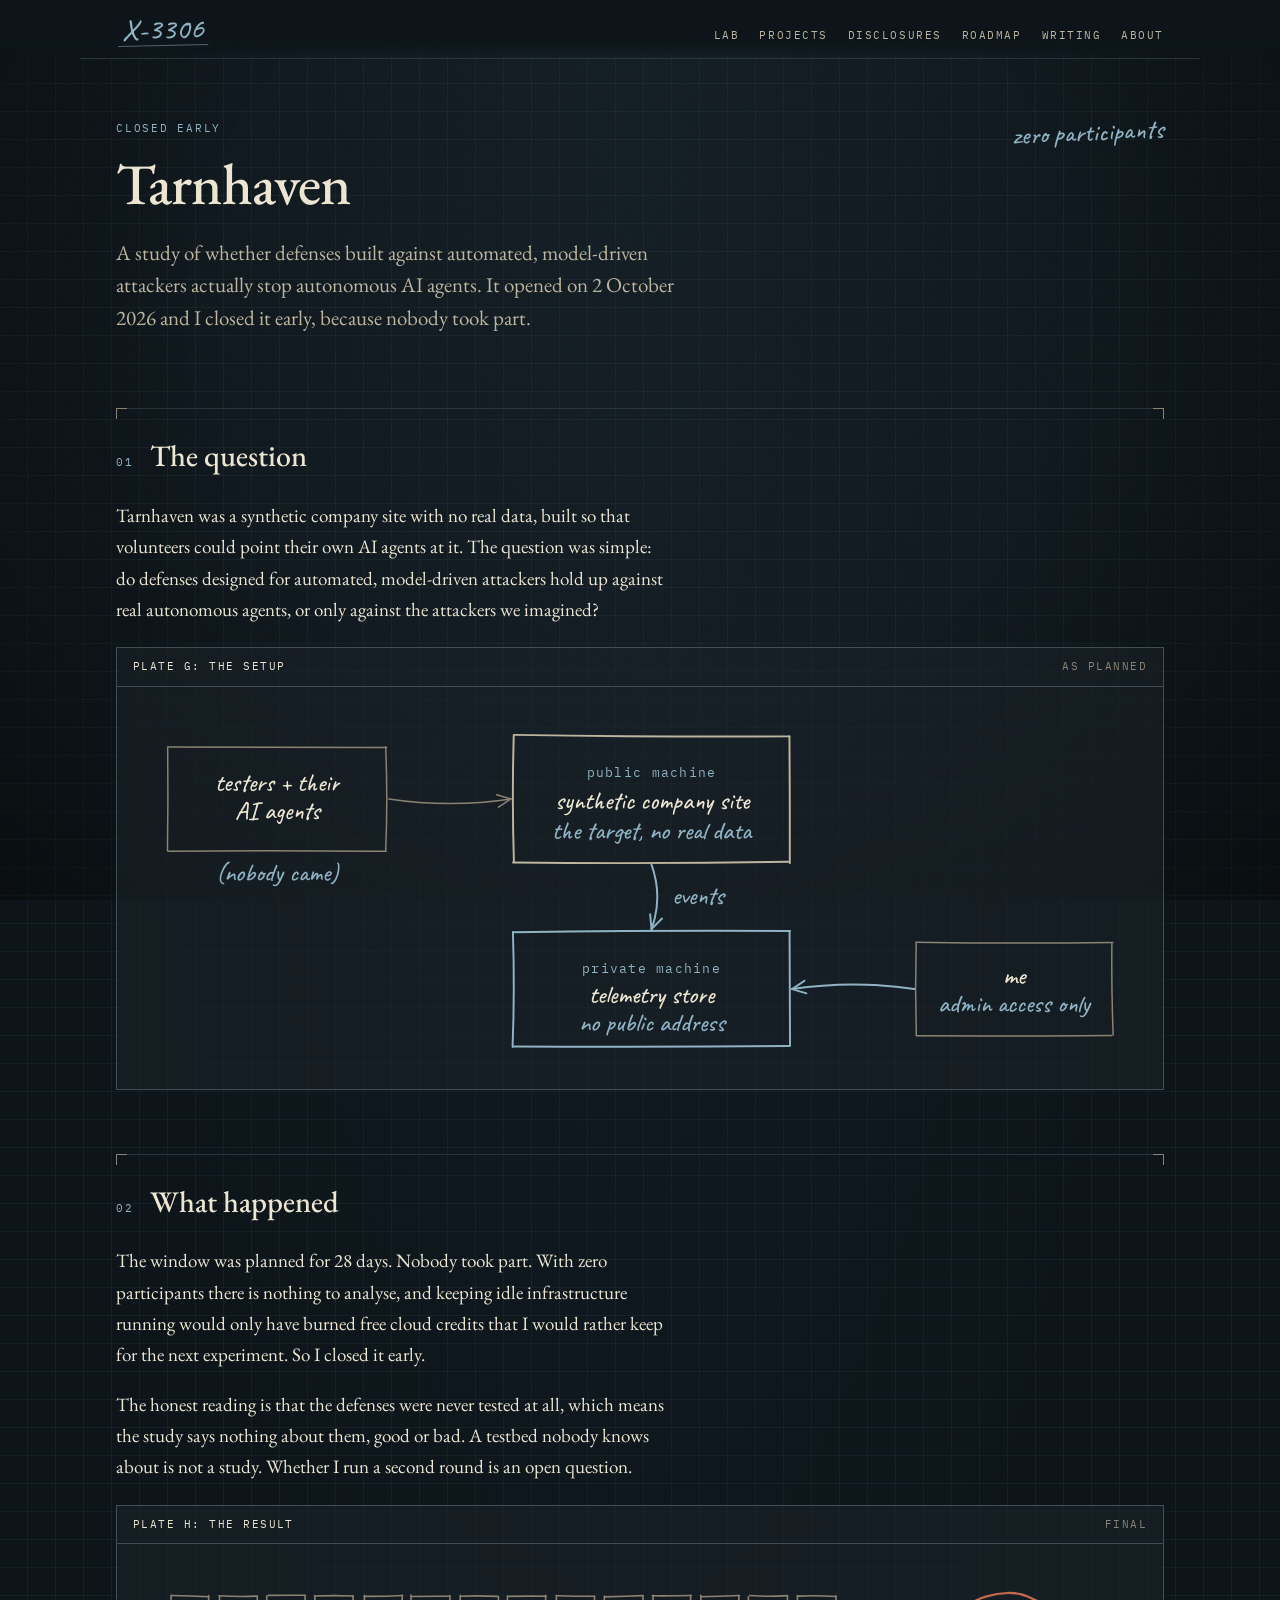
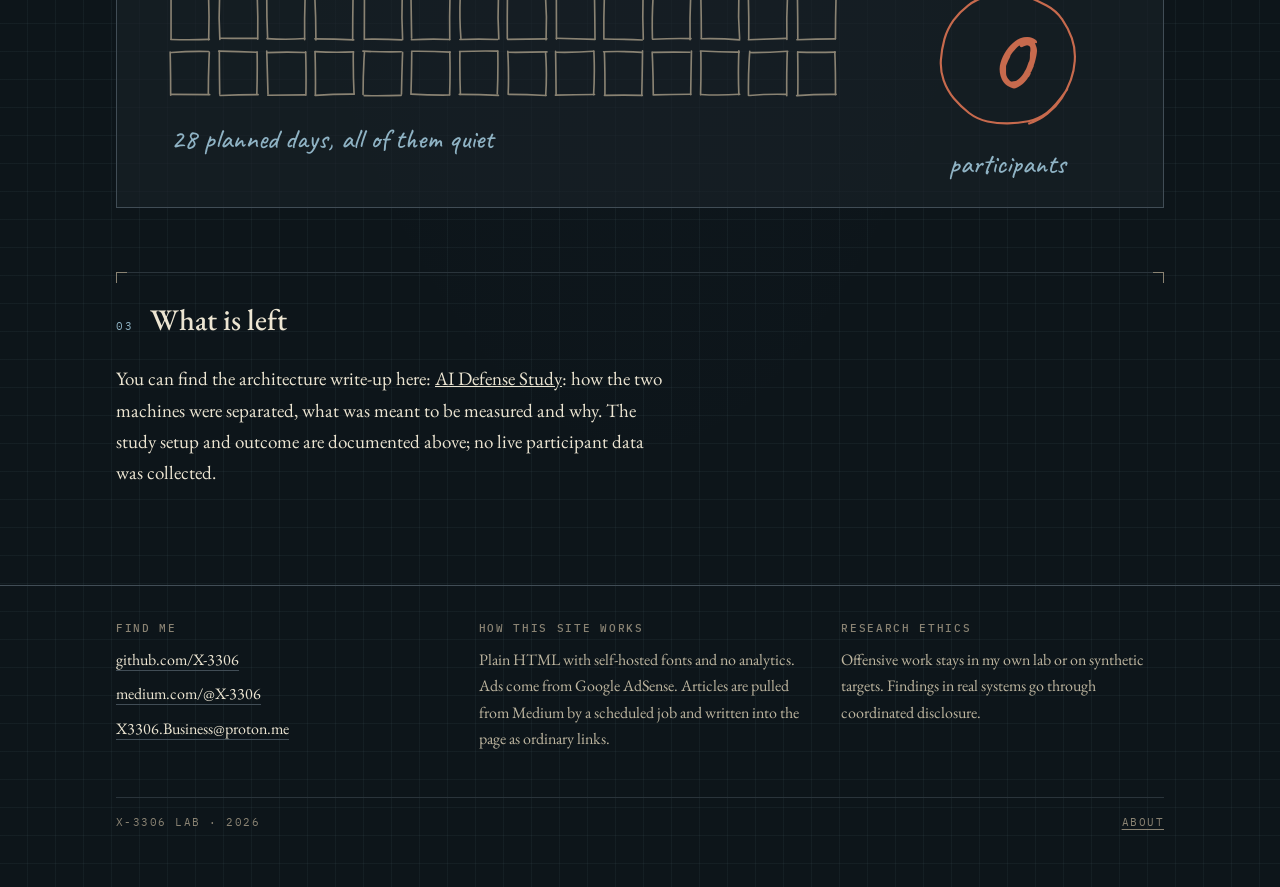
<file: tarnhaven.html>
<!DOCTYPE html>
<html lang="en">
<head>
<meta charset="utf-8">
<meta name="viewport" content="width=device-width, initial-scale=1, viewport-fit=cover">
<title>Tarnhaven: an AI-Agent Defense Study That Ended Early | X-3306 Lab</title>
<meta name="description" content="Tarnhaven was a testbed for defenses against autonomous AI agents. It opened on 2 October 2026 and closed early with zero participants. The short story.">
<link rel="canonical" href="https://x-3306.github.io/tarnhaven.html">
<meta name="robots" content="index, follow, max-image-preview:large, max-snippet:-1">
<meta name="author" content="X-3306">
<meta name="theme-color" content="#0e1317">
<meta property="og:type" content="website">
<meta property="og:site_name" content="X-3306 Lab">
<meta property="og:title" content="Tarnhaven: an AI-Agent Defense Study That Ended Early | X-3306 Lab">
<meta property="og:description" content="Tarnhaven was a testbed for defenses against autonomous AI agents. It opened on 2 October 2026 and closed early with zero participants. The short story.">
<meta property="og:url" content="https://x-3306.github.io/tarnhaven.html">
<meta property="og:image" content="https://x-3306.github.io/og.png">
<meta property="og:image:width" content="1200">
<meta property="og:image:height" content="630">
<meta property="og:image:alt" content="X-3306, an independent security research lab">
<meta name="twitter:card" content="summary_large_image">
<meta name="twitter:title" content="Tarnhaven: an AI-Agent Defense Study That Ended Early | X-3306 Lab">
<meta name="twitter:description" content="Tarnhaven was a testbed for defenses against autonomous AI agents. It opened on 2 October 2026 and closed early with zero participants. The short story.">
<meta name="twitter:image" content="https://x-3306.github.io/og.png">
<link rel="icon" href="favicon.svg" type="image/svg+xml">
<link rel="alternate" type="application/rss+xml" title="X-3306 on Medium" href="https://medium.com/feed/@X-3306">
<link rel="preload" href="fonts/eb-garamond-latin-500-normal.woff2" as="font" type="font/woff2" crossorigin>
<link rel="preload" href="fonts/ibm-plex-mono-latin-400-normal.woff2" as="font" type="font/woff2" crossorigin>
<link rel="stylesheet" href="assets/style.css">
<script>document.documentElement.classList.add('js');</script>

<script type="application/ld+json">{"@context": "https://schema.org", "@graph": [{"@type": "WebPage", "@id": "https://x-3306.github.io/tarnhaven.html#page", "url": "https://x-3306.github.io/tarnhaven.html", "name": "Tarnhaven: an AI-Agent Defense Study That Ended Early | X-3306 Lab", "description": "Tarnhaven was a testbed for defenses against autonomous AI agents. It opened on 2 October 2026 and closed early with zero participants. The short story.", "isPartOf": {"@id": "https://x-3306.github.io/#site"}, "author": {"@id": "https://x-3306.github.io/#person"}}, {"@type": "BreadcrumbList", "itemListElement": [{"@type": "ListItem", "position": 1, "name": "Lab", "item": "https://x-3306.github.io/"}, {"@type": "ListItem", "position": 2, "name": "Tarnhaven", "item": "https://x-3306.github.io/tarnhaven.html"}]}, {"@type": "WebSite", "@id": "https://x-3306.github.io/#site", "url": "https://x-3306.github.io/", "name": "X-3306 Lab", "inLanguage": "en", "publisher": {"@id": "https://x-3306.github.io/#person"}}, {"@type": "Person", "@id": "https://x-3306.github.io/#person", "name": "X-3306", "url": "https://x-3306.github.io/", "jobTitle": "Independent security researcher and threat intelligence analyst", "description": "Independent security researcher working on APT threat intelligence, malware analysis, red team research and deception technology.", "knowsAbout": ["Threat intelligence", "APT tradecraft", "Volt Typhoon", "Salt Typhoon", "Malware analysis", "Red team research", "Deception technology", "Honeypots", "Responsible disclosure"], "sameAs": ["https://github.com/X-3306", "https://medium.com/@X-3306"]}]}</script>

<meta name="google-adsense-account" content="ca-pub-8922407292297619">
<script async src="https://pagead2.googlesyndication.com/pagead/js/adsbygoogle.js?client=ca-pub-8922407292297619" crossorigin="anonymous"></script>
</head>
<body data-theme="tarnhaven">
<a class="skip-link" href="#main">Skip to content</a>
<svg class="vh" aria-hidden="true" focusable="false"><defs><filter id="rough"><feTurbulence type="fractalNoise" baseFrequency="0.9" numOctaves="2" seed="2" result="n"/><feDisplacementMap in="SourceGraphic" in2="n" scale="1.7"/></filter></defs></svg>

<header class="top"><div class="wrap"><a class="sig" href="./" aria-label="X-3306 home">X-3306</a><nav aria-label="Sections"><a href="./">Lab</a><a href="projects.html">Projects</a><a href="disclosures.html">Disclosures</a><a href="roadmap.html">Roadmap</a><a href="articles.html">Writing</a><a href="about.html">About</a></nav></div></header>
<main id="main" tabindex="-1" class="wrap">
<div class="page-head"><div><p class="kicker">Closed early</p><h1>Tarnhaven</h1><p class="lede">A study of whether defenses built against automated, model-driven attackers actually stop autonomous AI agents. It opened on 2 October 2026 and I closed it early, because nobody took part.</p></div><div class="scrawl" aria-hidden="true">zero participants</div></div>
<section class="sec rv" aria-labelledby="h-q"><div class="sec-head"><span class="sec-num">01</span><h2 id="h-q">The question</h2></div>
<div class="prose"><p>Tarnhaven was a synthetic company site with no real data, built so that volunteers could point their own AI agents at it. The question was simple: do defenses designed for automated, model-driven attackers hold up against real autonomous agents, or only against the attackers we imagined?</p></div>
<figure class="plate fig" style="margin:22px 0 0"><figcaption class="plate-cap"><span class="t">Plate G: the setup</span><span>as planned</span></figcaption><div class="plate-body"><svg viewBox="0 0 880 330" role="img" aria-label="Planned setup: testers and their AI agents reach a public synthetic site; it sends events to a separate private telemetry machine that only the operator can reach."><path class="ln f" pathLength="1" d="M30.0 40.0Q124.7 40.0 220.0 40.4"/><path class="ln f" pathLength="1" d="M219.3 39.7Q221.2 84.2 219.3 130.4"/><path class="ln f" pathLength="1" d="M219.6 130.5Q125.4 129.4 30.5 130.3"/><path class="ln f" pathLength="1" d="M29.9 129.9Q30.6 85.7 30.1 40.5"/><text class="bt" x="125" y="78" text-anchor="middle">testers + their</text><text class="bt" x="125" y="102" text-anchor="middle">AI agents</text><text class="cap" x="125" y="156" text-anchor="middle">(nobody came)</text><path class="ln" pathLength="1" d="M330.5 29.4Q451.5 31.3 569.6 30.7"/><path class="ln" pathLength="1" d="M569.7 30.5Q570.1 85.0 570.0 140.7"/><path class="ln" pathLength="1" d="M569.3 139.5Q448.7 141.5 329.8 140.2"/><path class="ln" pathLength="1" d="M330.6 139.9Q328.8 85.2 330.4 30.1"/><text class="bn" x="450" y="66" text-anchor="middle">public machine</text><text class="bt" x="450" y="94" text-anchor="middle">synthetic company site</text><text class="cap" x="450" y="120" text-anchor="middle">the target, no real data</text><path class="ln a" pathLength="1" d="M329.9 200.6Q450.2 199.0 570.2 199.6"/><path class="ln a" pathLength="1" d="M569.8 200.1Q569.8 250.1 570.2 299.3"/><path class="ln a" pathLength="1" d="M569.6 299.4Q449.2 300.5 330.4 299.8"/><path class="ln a" pathLength="1" d="M329.4 300.2Q331.4 250.2 329.7 200.4"/><text class="bn" x="450" y="236" text-anchor="middle">private machine</text><text class="bt" x="450" y="262" text-anchor="middle">telemetry store</text><text class="cap" x="450" y="286" text-anchor="middle">no public address</text><path class="ln f" pathLength="1" d="M679.4 209.3Q765.7 210.8 850.4 209.5"/><path class="ln f" pathLength="1" d="M849.5 210.0Q849.1 248.6 850.6 289.7"/><path class="ln f" pathLength="1" d="M849.6 290.2Q764.3 291.0 680.2 290.6"/><path class="ln f" pathLength="1" d="M679.8 290.5Q678.6 250.2 679.7 210.3"/><text class="bt" x="765" y="246" text-anchor="middle">me</text><text class="cap" x="765" y="270" text-anchor="middle">admin access only</text><path class="ln f" stroke-dasharray="5 6" d="M222.0 85.0Q275.0 93.0 328.0 85.0"/><path class="ln f" stroke-dasharray="5 6" d="M328.0 85.0L315.5 81.3"/><path class="ln f" stroke-dasharray="5 6" d="M328.0 85.0L317.2 92.2"/><path class="ln a" d="M450.0 142.0Q460.0 170.0 450.0 198.0"/><path class="ln a" d="M450.0 198.0L459.1 188.8"/><path class="ln a" d="M450.0 198.0L448.8 185.1"/><text class="cap" x="468" y="176">events</text><path class="ln a" d="M678.0 250.0Q625.0 242.0 572.0 250.0"/><path class="ln a" d="M572.0 250.0L584.5 253.7"/><path class="ln a" d="M572.0 250.0L582.8 242.8"/></svg></div></figure></section>
<section class="sec rv" aria-labelledby="h-h"><div class="sec-head"><span class="sec-num">02</span><h2 id="h-h">What happened</h2></div>
<div class="prose"><p>The window was planned for 28 days. Nobody took part. With zero participants there is nothing to analyse, and keeping idle infrastructure running would only have burned free cloud credits that I would rather keep for the next experiment. So I closed it early.</p>
<p>The honest reading is that the defenses were never tested at all, which means the study says nothing about them, good or bad. A testbed nobody knows about is not a study. Whether I run a second round is an open question.</p></div>
<figure class="plate fig" style="margin:22px 0 0"><figcaption class="plate-cap"><span class="t">Plate H: the result</span><span>final</span></figcaption><div class="plate-body"><svg viewBox="0 0 800 190" role="img" aria-label="Twenty-eight empty boxes for the planned days and a circled zero for the number of participants."><path class="ln f" pathLength="1" d="M30.7 29.6Q44.5 30.0 59.7 30.6"/><path class="ln f" pathLength="1" d="M59.6 29.6Q60.3 46.3 59.7 64.5"/><path class="ln f" pathLength="1" d="M60.2 64.2Q45.3 64.8 29.8 64.3"/><path class="ln f" pathLength="1" d="M30.0 63.8Q30.0 46.3 30.0 29.4"/><path class="ln f" pathLength="1" d="M67.8 29.8Q82.2 30.8 97.5 30.1"/><path class="ln f" pathLength="1" d="M98.0 30.0Q98.7 46.5 98.4 64.1"/><path class="ln f" pathLength="1" d="M98.3 63.4Q82.6 63.5 68.5 63.3"/><path class="ln f" pathLength="1" d="M68.5 64.2Q67.5 46.9 68.3 30.4"/><path class="ln f" pathLength="1" d="M106.5 29.5Q121.4 29.3 135.5 29.4"/><path class="ln f" pathLength="1" d="M135.8 29.4Q135.2 47.6 135.4 64.5"/><path class="ln f" pathLength="1" d="M135.4 63.5Q121.2 64.7 105.7 63.6"/><path class="ln f" pathLength="1" d="M106.2 63.5Q105.4 46.5 105.5 30.0"/><path class="ln f" pathLength="1" d="M144.1 30.0Q158.8 29.4 173.8 30.0"/><path class="ln f" pathLength="1" d="M173.6 29.8Q173.3 47.2 173.3 64.5"/><path class="ln f" pathLength="1" d="M174.1 64.6Q159.1 63.8 143.5 63.8"/><path class="ln f" pathLength="1" d="M144.3 64.6Q144.3 46.8 143.4 29.7"/><path class="ln f" pathLength="1" d="M182.4 30.3Q196.7 30.4 212.6 29.6"/><path class="ln f" pathLength="1" d="M212.4 29.5Q211.8 47.6 212.7 64.3"/><path class="ln f" pathLength="1" d="M212.1 64.6Q197.6 63.8 182.6 64.1"/><path class="ln f" pathLength="1" d="M182.5 64.2Q182.6 47.8 182.6 29.5"/><path class="ln f" pathLength="1" d="M219.5 30.4Q234.8 30.1 249.4 30.2"/><path class="ln f" pathLength="1" d="M250.1 29.6Q249.6 46.7 249.9 64.5"/><path class="ln f" pathLength="1" d="M249.8 64.3Q235.8 63.6 219.6 64.5"/><path class="ln f" pathLength="1" d="M219.8 63.3Q219.5 47.1 219.3 29.3"/><path class="ln f" pathLength="1" d="M258.7 30.2Q272.7 29.6 287.4 30.3"/><path class="ln f" pathLength="1" d="M288.3 30.5Q287.6 47.0 288.6 63.9"/><path class="ln f" pathLength="1" d="M287.7 64.3Q272.7 63.8 257.9 64.3"/><path class="ln f" pathLength="1" d="M258.7 63.6Q257.4 47.5 258.2 29.5"/><path class="ln f" pathLength="1" d="M295.6 30.3Q310.3 29.9 326.1 30.2"/><path class="ln f" pathLength="1" d="M325.4 29.4Q326.7 46.3 325.9 64.5"/><path class="ln f" pathLength="1" d="M326.5 63.8Q311.3 64.1 295.5 64.2"/><path class="ln f" pathLength="1" d="M295.3 63.5Q295.2 46.6 295.4 30.0"/><path class="ln f" pathLength="1" d="M334.5 29.8Q348.4 30.2 363.5 30.2"/><path class="ln f" pathLength="1" d="M364.1 30.1Q364.4 47.6 364.5 64.2"/><path class="ln f" pathLength="1" d="M364.4 64.2Q349.8 63.7 334.0 63.3"/><path class="ln f" pathLength="1" d="M334.1 64.0Q334.0 46.6 334.0 29.4"/><path class="ln f" pathLength="1" d="M372.3 30.7Q386.4 30.2 402.4 29.7"/><path class="ln f" pathLength="1" d="M402.4 29.9Q401.9 47.0 402.6 64.0"/><path class="ln f" pathLength="1" d="M401.8 64.7Q386.8 64.0 371.4 63.9"/><path class="ln f" pathLength="1" d="M371.5 63.5Q371.3 47.3 371.9 30.1"/><path class="ln f" pathLength="1" d="M409.7 29.8Q425.4 29.9 440.5 29.6"/><path class="ln f" pathLength="1" d="M440.0 29.5Q439.2 47.6 439.5 64.5"/><path class="ln f" pathLength="1" d="M440.2 63.6Q425.4 63.3 409.9 64.1"/><path class="ln f" pathLength="1" d="M409.8 63.5Q409.3 47.7 410.4 29.5"/><path class="ln f" pathLength="1" d="M448.0 30.6Q462.3 30.2 478.4 29.6"/><path class="ln f" pathLength="1" d="M478.0 29.7Q477.3 47.2 478.6 63.6"/><path class="ln f" pathLength="1" d="M478.6 64.6Q463.2 63.3 448.2 63.7"/><path class="ln f" pathLength="1" d="M448.4 63.4Q448.4 47.6 448.0 29.5"/><path class="ln f" pathLength="1" d="M486.5 29.6Q501.1 30.7 516.1 29.7"/><path class="ln f" pathLength="1" d="M516.4 29.8Q515.5 47.4 515.9 64.3"/><path class="ln f" pathLength="1" d="M515.5 63.4Q501.4 63.9 485.5 64.5"/><path class="ln f" pathLength="1" d="M485.8 63.8Q486.0 47.2 485.5 30.7"/><path class="ln f" pathLength="1" d="M524.3 30.1Q539.2 29.4 554.2 30.4"/><path class="ln f" pathLength="1" d="M554.7 29.9Q554.2 47.6 554.2 63.8"/><path class="ln f" pathLength="1" d="M554.2 63.8Q538.9 63.8 523.8 64.5"/><path class="ln f" pathLength="1" d="M524.5 63.8Q524.5 47.3 524.2 29.7"/><path class="ln f" pathLength="1" d="M30.4 74.6Q44.7 73.4 59.7 73.8"/><path class="ln f" pathLength="1" d="M60.2 74.5Q59.4 90.4 59.4 107.7"/><path class="ln f" pathLength="1" d="M60.5 107.8Q45.4 107.6 30.0 107.6"/><path class="ln f" pathLength="1" d="M29.7 108.3Q29.7 90.9 29.3 74.2"/><path class="ln f" pathLength="1" d="M67.6 73.5Q83.5 73.7 97.4 74.4"/><path class="ln f" pathLength="1" d="M97.9 74.1Q98.2 90.2 97.7 107.3"/><path class="ln f" pathLength="1" d="M98.7 107.8Q82.9 107.8 68.6 108.5"/><path class="ln f" pathLength="1" d="M68.4 107.4Q68.1 90.4 68.1 73.4"/><path class="ln f" pathLength="1" d="M105.5 74.7Q120.3 73.9 136.1 74.6"/><path class="ln f" pathLength="1" d="M136.2 74.0Q136.7 91.4 136.4 108.2"/><path class="ln f" pathLength="1" d="M135.9 108.0Q120.5 108.0 106.3 108.3"/><path class="ln f" pathLength="1" d="M106.5 107.4Q106.1 91.5 105.5 73.4"/><path class="ln f" pathLength="1" d="M143.7 73.9Q158.5 74.7 174.0 74.1"/><path class="ln f" pathLength="1" d="M173.8 74.5Q173.6 91.4 174.4 107.3"/><path class="ln f" pathLength="1" d="M174.5 107.4Q159.1 107.3 143.7 108.4"/><path class="ln f" pathLength="1" d="M143.9 108.0Q144.1 91.3 143.6 73.9"/><path class="ln f" pathLength="1" d="M181.4 73.5Q196.6 74.3 211.6 74.0"/><path class="ln f" pathLength="1" d="M212.7 74.5Q212.1 90.2 211.8 107.5"/><path class="ln f" pathLength="1" d="M211.5 108.4Q197.5 108.8 182.4 108.6"/><path class="ln f" pathLength="1" d="M181.5 107.6Q181.5 90.4 182.6 74.6"/><path class="ln f" pathLength="1" d="M219.8 73.6Q235.0 73.4 250.2 74.3"/><path class="ln f" pathLength="1" d="M249.9 74.0Q250.4 90.9 249.8 107.9"/><path class="ln f" pathLength="1" d="M249.8 108.1Q235.3 108.3 219.5 107.4"/><path class="ln f" pathLength="1" d="M219.3 107.4Q219.8 90.8 219.9 74.6"/><path class="ln f" pathLength="1" d="M257.7 73.8Q273.5 73.2 287.7 73.5"/><path class="ln f" pathLength="1" d="M287.8 73.5Q288.1 91.5 287.4 107.3"/><path class="ln f" pathLength="1" d="M288.3 108.4Q273.4 107.6 257.4 107.6"/><path class="ln f" pathLength="1" d="M258.3 107.7Q257.7 91.4 257.9 73.8"/><path class="ln f" pathLength="1" d="M295.7 74.4Q311.0 74.5 326.6 74.1"/><path class="ln f" pathLength="1" d="M325.5 74.7Q326.7 91.7 325.6 108.4"/><path class="ln f" pathLength="1" d="M325.9 108.5Q310.4 107.7 296.3 107.6"/><path class="ln f" pathLength="1" d="M296.0 107.4Q296.6 91.6 295.7 73.7"/><path class="ln f" pathLength="1" d="M334.1 74.4Q348.9 74.7 363.4 73.6"/><path class="ln f" pathLength="1" d="M363.6 73.4Q364.4 90.7 363.4 107.9"/><path class="ln f" pathLength="1" d="M364.1 107.7Q349.1 107.8 333.3 108.2"/><path class="ln f" pathLength="1" d="M333.8 107.7Q333.7 91.0 333.4 73.7"/><path class="ln f" pathLength="1" d="M371.3 74.0Q386.7 73.4 401.3 74.5"/><path class="ln f" pathLength="1" d="M402.0 73.3Q401.8 90.9 401.4 108.4"/><path class="ln f" pathLength="1" d="M401.8 108.4Q387.1 108.0 372.0 108.4"/><path class="ln f" pathLength="1" d="M372.3 108.2Q372.5 91.6 371.9 74.0"/><path class="ln f" pathLength="1" d="M410.4 74.5Q425.1 74.0 439.4 74.4"/><path class="ln f" pathLength="1" d="M440.6 73.4Q440.2 91.2 440.0 107.8"/><path class="ln f" pathLength="1" d="M440.1 107.5Q425.7 107.5 410.4 108.0"/><path class="ln f" pathLength="1" d="M410.5 107.3Q410.4 90.7 409.6 74.3"/><path class="ln f" pathLength="1" d="M447.7 73.4Q463.6 74.4 478.3 74.3"/><path class="ln f" pathLength="1" d="M478.0 73.3Q477.3 91.7 478.0 107.8"/><path class="ln f" pathLength="1" d="M478.6 107.5Q462.4 108.6 447.9 107.7"/><path class="ln f" pathLength="1" d="M447.8 107.9Q448.3 90.4 448.0 73.9"/><path class="ln f" pathLength="1" d="M486.6 74.6Q501.2 74.7 516.5 73.6"/><path class="ln f" pathLength="1" d="M516.2 74.1Q515.6 90.9 515.8 108.7"/><path class="ln f" pathLength="1" d="M515.4 107.6Q500.7 107.2 486.3 108.5"/><path class="ln f" pathLength="1" d="M485.6 108.4Q485.3 90.6 486.6 73.7"/><path class="ln f" pathLength="1" d="M524.7 74.3Q538.4 74.7 554.0 74.3"/><path class="ln f" pathLength="1" d="M553.7 74.0Q554.4 91.0 554.2 107.8"/><path class="ln f" pathLength="1" d="M554.7 107.6Q539.2 107.4 523.6 108.6"/><path class="ln f" pathLength="1" d="M524.5 108.5Q524.7 91.7 524.4 74.1"/><text class="cap" x="30" y="150">28 planned days, all of them quiet</text><path class="ln rust" d="M737.0 103.7Q727.6 117.3 721.0 122.2Q714.3 127.1 706.3 128.8Q698.2 130.4 690.2 130.5Q682.2 130.6 674.2 129.0Q666.2 127.3 659.6 122.3Q653.1 117.3 647.7 110.9Q642.4 104.5 639.6 96.6Q636.8 88.7 637.4 80.4Q638.0 72.0 640.2 64.0Q642.5 56.1 647.3 49.3Q652.1 42.5 658.8 37.5Q665.5 32.5 673.5 30.3Q681.5 28.0 689.8 27.6Q698.1 27.2 705.8 30.3Q713.4 33.5 720.8 37.5Q728.2 41.4 733.1 48.4Q737.9 55.3 740.7 63.3Q743.5 71.3 743.1 79.7Q742.8 88.1 740.0 95.9Q737.2 103.7 732.6 110.7Q728.0 117.7 721.4 122.9Q714.8 128.2 706.8 130.7"/><text class="tx" x="690" y="104" text-anchor="middle" style="font-size:78px;fill:var(--rust)">0</text><text class="cap" x="690" y="170" text-anchor="middle">participants</text></svg></div></figure></section>
<section class="sec rv" aria-labelledby="h-n"><div class="sec-head"><span class="sec-num">03</span><h2 id="h-n">What is left</h2></div>
<div class="prose"><p>You can find the architecture write-up here: <a href="tarnhaven-writeup.html">AI Defense Study</a>: how the two machines were separated, what was meant to be measured and why. The study setup and outcome are documented above; no live participant data was collected.</p></div></section>
</main>
<footer class="colophon"><div class="wrap">
<div class="grid">
<div><h2>Find me</h2><p><a href="https://github.com/X-3306" rel="me noopener">github.com/X-3306</a></p><p><a href="https://medium.com/@X-3306" rel="me noopener">medium.com/@X-3306</a></p><p><a href="mailto:X3306.Business@proton.me">X3306.Business@proton.me</a></p></div>
<div><h2>How this site works</h2><p>Plain HTML with self-hosted fonts and no analytics. Ads come from Google AdSense. Articles are pulled from Medium by a scheduled job and written into the page as ordinary links.</p></div>
<div><h2>Research ethics</h2><p>Offensive work stays in my own lab or on synthetic targets. Findings in real systems go through coordinated disclosure.</p></div>
</div>
<div class="colophon-end"><span>X-3306 Lab · <span id="year">2026</span></span><a href="about.html">About</a></div>
</div></footer>
<script src="assets/main.js" defer></script>
</body>
</html>
</file>
<file: assets/style.css>
@font-face{font-family:"EB Garamond";font-style:normal;font-weight:400;font-display:swap;src:url(../fonts/eb-garamond-latin-400-normal.woff2) format("woff2")}
@font-face{font-family:"EB Garamond";font-style:normal;font-weight:500;font-display:swap;src:url(../fonts/eb-garamond-latin-500-normal.woff2) format("woff2")}
@font-face{font-family:"EB Garamond";font-style:italic;font-weight:400;font-display:swap;src:url(../fonts/eb-garamond-latin-400-italic.woff2) format("woff2")}
@font-face{font-family:"EB Garamond";font-style:italic;font-weight:500;font-display:swap;src:url(../fonts/eb-garamond-latin-500-italic.woff2) format("woff2")}
@font-face{font-family:"IBM Plex Mono";font-style:normal;font-weight:400;font-display:swap;src:url(../fonts/ibm-plex-mono-latin-400-normal.woff2) format("woff2")}
@font-face{font-family:"IBM Plex Mono";font-style:normal;font-weight:500;font-display:swap;src:url(../fonts/ibm-plex-mono-latin-500-normal.woff2) format("woff2")}
@font-face{font-family:"Caveat";font-style:normal;font-weight:500;font-display:swap;src:url(../fonts/caveat-latin-500-normal.woff2) format("woff2")}


:root{
  --bg:#0e1317;--ink:#ece5d2;--ink-soft:#bdb59f;--ink-faint:#8a8373;
  --rule:#2a343b;--rule-soft:#1e272d;--rule-strong:#414d56;
  --copper:#d99f5e;--copper-soft:#8a6a3f;--blue:#82a9c9;--blue-soft:#4d6a80;--rust:#c76a4d;--sage:#a3ac84;--ochre:#d6bd7c;
  --paper:#e6dcc3;--paper-ink:#262119;--paper-mid:#4a4233;--paper-faint:#7b7261;
  --accent:var(--copper);--accent-soft:var(--copper-soft);--grid:rgba(140,175,205,.045);
  --serif:"EB Garamond","Iowan Old Style",Georgia,serif;
  --mono:"IBM Plex Mono",ui-monospace,Menlo,Consolas,monospace;
  --hand:"Caveat","Segoe Print","Bradley Hand",cursive;
  color-scheme:dark;
}
body[data-theme=projects]{--accent:var(--copper);--accent-soft:var(--copper-soft)}
body[data-theme=disclosures]{--bg:#150f0c;--accent:var(--rust);--accent-soft:#7d3f2e;--grid:rgba(210,150,110,.05)}
body[data-theme=roadmap]{--bg:#0a141d;--accent:var(--blue);--accent-soft:var(--blue-soft);--grid:rgba(130,190,235,.075)}
body[data-theme=writing]{--bg:#0d1511;--accent:var(--sage);--accent-soft:#69704f;--grid:rgba(165,195,140,.05)}
body[data-theme=about]{--bg:#121318;--accent:var(--ochre);--accent-soft:#8d7a47;--grid:rgba(200,185,140,.045)}
body[data-theme=tarnhaven]{--bg:#0d151a;--accent:#8fb3c4;--accent-soft:#4f6f7e;--grid:rgba(143,179,196,.06)}
*{box-sizing:border-box}
html{scroll-behavior:smooth;scroll-padding-top:70px;-webkit-text-size-adjust:100%}
body{margin:0;background-color:var(--bg);
  background-image:linear-gradient(var(--grid) 1px,transparent 1px),linear-gradient(90deg,var(--grid) 1px,transparent 1px),radial-gradient(ellipse at 50% 0%,rgba(80,120,160,.07),transparent 60%);
  background-size:28px 28px,28px 28px,100% 100%;background-position:-1px -1px,-1px -1px,0 0;
  color:var(--ink);font-family:var(--serif);font-size:19px;line-height:1.65;
  font-feature-settings:"onum" 1,"liga" 1,"kern" 1;-webkit-font-smoothing:antialiased;text-rendering:optimizeLegibility}
body::before{content:"";position:fixed;inset:0;pointer-events:none;z-index:2;opacity:.055;mix-blend-mode:screen;
  background-image:url("data:image/svg+xml,%3Csvg xmlns='http://www.w3.org/2000/svg' width='240' height='240'%3E%3Cfilter id='n'%3E%3CfeTurbulence type='fractalNoise' baseFrequency='0.85' numOctaves='3' stitchTiles='stitch'/%3E%3C/filter%3E%3Crect width='100%25' height='100%25' filter='url(%23n)' opacity='0.5'/%3E%3C/svg%3E")}
body::after{content:"";position:fixed;inset:0;pointer-events:none;z-index:1;background:radial-gradient(ellipse at 50% 35%,transparent 50%,rgba(0,0,0,.45) 100%)}
a{color:inherit}
::selection{background:rgba(217,159,94,.3)}
:focus-visible{outline:1.5px solid var(--accent);outline-offset:3px}
#main:focus{outline:none}
.skip-link{position:absolute;left:-999px;top:8px;z-index:200;background:var(--bg);color:var(--accent);padding:8px 14px;border:1px solid var(--accent);font-family:var(--mono);font-size:12px}
.skip-link:focus{left:8px}
.wrap{max-width:1120px;margin:0 auto;padding:0 36px;position:relative;z-index:3}
.vh{position:absolute;width:0;height:0;overflow:hidden}

/* top bar */
.top{position:sticky;top:0;z-index:20;padding-top:env(safe-area-inset-top);background:linear-gradient(var(--bg) 72%,transparent);backdrop-filter:blur(3px)}
.top .wrap{display:flex;align-items:baseline;gap:22px;padding-top:14px;padding-bottom:11px;border-bottom:1px solid var(--rule)}
.sig{white-space:nowrap;flex-shrink:0;font-family:var(--hand);font-size:30px;line-height:1;color:var(--accent);position:relative;transform:rotate(-1.2deg);padding:0 6px 2px;text-decoration:none}
.sig::after{content:"";position:absolute;left:2px;right:2px;bottom:0;height:1px;background:var(--accent);opacity:.5;transform:skewX(-14deg)}
.top nav{margin-left:auto;display:flex;gap:20px;font-family:var(--mono);font-size:11px;letter-spacing:.14em;text-transform:uppercase;overflow-x:auto;scrollbar-width:none}
.top nav::-webkit-scrollbar{display:none}
.top nav a{color:var(--ink-soft);text-decoration:none;border-bottom:1.5px solid transparent;padding-bottom:2px;white-space:nowrap;transition:color .15s,border-color .15s}
.top nav a:hover{color:var(--ink)}
.top nav a[aria-current]{color:var(--accent);border-bottom-color:var(--accent)}

/* headings, pages */
.kicker{font-family:var(--mono);font-size:11px;letter-spacing:.16em;text-transform:uppercase;color:var(--accent);margin:0 0 16px}
.page-head{padding:60px 0 10px;display:grid;grid-template-columns:minmax(0,1fr) auto;gap:10px 40px;align-items:start}
.page-head h1,.hero h1{margin:0;font-weight:500;font-size:clamp(38px,5.2vw,58px);line-height:1.06;letter-spacing:-.015em}
.lede{margin:22px 0 0;max-width:58ch;font-size:21px;line-height:1.55;color:var(--ink-soft)}
.lede strong{color:var(--ink);font-weight:500}
.scrawl{font-family:var(--hand);color:var(--accent);font-size:26px;line-height:1.1;transform:rotate(-2.5deg);display:inline-block;max-width:15ch}
.hero{padding:56px 0 6px;display:grid;grid-template-columns:minmax(0,1fr) 210px;column-gap:50px}
.hero .sig{display:inline-block;font-size:44px;margin:0 0 14px -6px;text-decoration:none}
.chips{margin:26px 0 0;padding:0;list-style:none;display:flex;flex-wrap:wrap;gap:8px 24px;font-family:var(--mono);font-size:11px;letter-spacing:.12em;text-transform:uppercase;color:var(--ink-faint)}
.chips li::before{content:"\25E6  ";color:var(--accent);letter-spacing:0}
.stamp{justify-self:end;align-self:start;margin-top:10px;padding:12px 18px 10px;border:1.5px solid var(--accent);outline:1px solid var(--accent-soft);outline-offset:3px;color:var(--accent);font-family:var(--mono);font-size:10.5px;letter-spacing:.14em;text-transform:uppercase;text-align:center;line-height:1.65;transform:rotate(-6.5deg);opacity:.85;filter:url(#rough)}
.stamp b{display:block;font-weight:500;font-size:12px;letter-spacing:.18em;margin:5px 0;padding:5px 0;border-block:1px solid var(--accent-soft)}
.sec{padding-top:30px;margin-top:64px;border-top:1px solid var(--rule);position:relative}
.sec::before,.sec::after{content:"";position:absolute;width:10px;height:10px;top:-1px;border-top:1px solid var(--ink-faint)}
.sec::before{left:0;border-left:1px solid var(--ink-faint)}.sec::after{right:0;border-right:1px solid var(--ink-faint)}
.sec-head{display:flex;align-items:baseline;gap:16px;margin-bottom:26px;flex-wrap:wrap}
.sec-num{font-family:var(--mono);font-size:11px;letter-spacing:.2em;color:var(--accent)}
.sec-head h2{margin:0;font-weight:500;font-size:30px;line-height:1.15}
.sec-ref{margin-left:auto;font-family:var(--hand);font-size:22px;color:var(--ink-faint)}
.prose p{margin:0 0 18px;max-width:62ch}
.note{font-family:var(--hand);font-size:23px;line-height:1.25;color:var(--accent);transform:rotate(-.8deg);max-width:28ch}
code,.mono{font-family:var(--mono);font-size:.83em}

/* paper things */
.paper{position:relative;color:var(--paper-ink);background-color:var(--paper);
  background-image:url("data:image/svg+xml,%3Csvg xmlns='http://www.w3.org/2000/svg' width='200' height='200'%3E%3Cfilter id='p'%3E%3CfeTurbulence type='fractalNoise' baseFrequency='0.8' numOctaves='2'/%3E%3CfeColorMatrix type='saturate' values='0'/%3E%3C/filter%3E%3Crect width='100%25' height='100%25' filter='url(%23p)' opacity='0.16'/%3E%3C/svg%3E"),linear-gradient(172deg,rgba(255,255,255,.18),transparent 40%,rgba(90,70,40,.12));
  box-shadow:0 12px 26px rgba(0,0,0,.5),0 2px 4px rgba(0,0,0,.45);transform:rotate(var(--rot,0deg));transition:transform .25s ease,box-shadow .25s ease}
.paper.dark-ink{color:var(--paper-ink)}
.tape::before{content:"";position:absolute;top:-13px;left:50%;width:88px;height:27px;margin-left:-44px;background:rgba(214,189,124,.6);transform:rotate(var(--tape,-3deg));box-shadow:0 1px 2px rgba(0,0,0,.3);clip-path:polygon(0 0,100% 0,98% 25%,100% 50%,98% 75%,100% 100%,0 100%,2% 75%,0 50%,2% 25%);z-index:2}
.pin::before{content:"";position:absolute;top:-9px;left:50%;margin-left:-8px;width:16px;height:16px;border-radius:50%;background:radial-gradient(circle at 35% 30%,#f0c2a4,#c76a4d 55%,#6f2f1f);box-shadow:0 4px 5px rgba(0,0,0,.55);z-index:2}
.ink{display:inline-block;font-family:var(--mono);font-size:10.5px;letter-spacing:.14em;text-transform:uppercase;padding:3px 9px;border:2px solid currentColor;transform:rotate(var(--irot,-5deg));opacity:.88;filter:url(#rough);line-height:1.4;white-space:nowrap}
.ink.released{color:#85561b}.ink.closed{color:#a1412a}.ink.building{color:#2d587a}.ink.planned{color:#7b7261;border-style:dashed}.ink.live{color:#2d587a}
.ink.fixed{color:#2d587a}.ink.open{color:#a1412a;border-style:dashed}

/* hub: floor plan */
.plan{margin:34px 0 0}
.plan svg{display:block;width:100%;height:auto;overflow:visible}
.ln{fill:none;stroke:var(--ink-soft);stroke-width:1.7;stroke-linecap:round;stroke-linejoin:round}
.ln.f{stroke:var(--ink-faint);stroke-width:1.3}.ln.hv{stroke:var(--ink-soft);stroke-width:2.2}
.ln.a{stroke:var(--accent)}
.js .wall{stroke-dasharray:var(--len);stroke-dashoffset:var(--len)}
.js .plan.in .wall{animation:draw 2.6s cubic-bezier(.5,0,.3,1) forwards}
.js .plan .room{opacity:0;transition:opacity .9s ease}
.js .plan.in .room{opacity:1}
.js .plan.in .room:nth-of-type(1){transition-delay:.5s}.js .plan.in .room:nth-of-type(2){transition-delay:.9s}.js .plan.in .room:nth-of-type(3){transition-delay:1.3s}
.js .plan.in .room:nth-of-type(4){transition-delay:1.7s}.js .plan.in .room:nth-of-type(5){transition-delay:2.1s}.js .plan.in .room:nth-of-type(6){transition-delay:2.5s}
@keyframes draw{to{stroke-dashoffset:0}}
.room{cursor:pointer;outline:none}
.room .fill{fill:var(--c);fill-opacity:0;transition:fill-opacity .25s}
.room:hover .fill,.room:focus-visible .fill{fill-opacity:.1}
.room:focus-visible .fill{stroke:var(--c);stroke-width:2;stroke-dasharray:6 5}
.rl{font-family:var(--hand);font-size:36px;fill:var(--ink);transition:fill .2s}
.rs{font-family:var(--mono);font-size:12.5px;letter-spacing:.14em;fill:var(--ink-faint);text-transform:uppercase}
.room:hover .rl,.room:focus-visible .rl{fill:var(--c)}
.room .ln{transition:stroke .2s}.room:hover .ln,.room:focus-visible .ln{stroke:var(--c)}
.tx{font-family:var(--hand);font-size:22px;fill:var(--ink-soft)}
.led{fill:var(--rule-strong);stroke:var(--ink-faint);stroke-width:1}
.plan-note{min-height:44px;margin:14px 0 0;font-family:var(--hand);font-size:27px;color:var(--accent);text-align:center}
.doors{display:grid;grid-template-columns:repeat(auto-fit,minmax(300px,1fr));gap:12px 40px;margin:34px 0 0;padding:0;list-style:none}
.doors a{display:block;text-decoration:none;padding:12px 0 14px 16px;border-left:3px solid var(--c,var(--accent));transition:background .2s,padding .2s}
.doors a:hover{background:linear-gradient(90deg,rgba(255,255,255,.05),transparent);padding-left:22px}
.doors b{display:block;font-family:var(--serif);font-weight:500;font-size:22px;color:var(--ink)}
.doors span{color:var(--ink-soft);font-size:16.5px;line-height:1.45}
.now-notes{display:grid;grid-template-columns:repeat(auto-fit,minmax(250px,1fr));gap:34px 26px;padding:12px 4px 0}
.now-notes .paper{padding:22px 22px 18px}
.now-notes h3{margin:0 0 6px;font-family:var(--mono);font-weight:500;font-size:10.5px;letter-spacing:.16em;text-transform:uppercase;color:var(--paper-faint)}
.now-notes p{margin:0;font-size:18px;line-height:1.45;color:var(--paper-ink)}
.now-notes a{color:var(--paper-ink);text-decoration-color:#a1412a;text-underline-offset:3px}
.now-notes .paper:nth-child(1){--rot:-1.2deg}.now-notes .paper:nth-child(2){--rot:.9deg}.now-notes .paper:nth-child(3){--rot:-.5deg}

/* project cards */
.filters{display:flex;flex-wrap:wrap;gap:8px 10px;margin:8px 0 6px;font-family:var(--mono);font-size:11px;letter-spacing:.12em;text-transform:uppercase}
.filters button{font:inherit;letter-spacing:inherit;text-transform:inherit;color:var(--ink-soft);background:none;border:1.5px dashed var(--rule-strong);padding:5px 12px;cursor:pointer;transform:rotate(var(--r,0deg));transition:color .15s,border-color .15s,background .15s}
.filters button:nth-child(odd){--r:-.8deg}.filters button:nth-child(even){--r:.7deg}
.filters button:hover{color:var(--ink);border-color:var(--ink-faint)}
.filters button[aria-pressed=true]{color:var(--bg);background:var(--accent);border-color:var(--accent);border-style:solid}
.cards{display:grid;grid-template-columns:repeat(auto-fill,minmax(310px,1fr));gap:40px 30px;padding:26px 6px 10px}
.card{padding:28px 26px 22px;display:flex;flex-direction:column}
.card:nth-child(8n+1){--rot:-1.1deg}.card:nth-child(8n+2){--rot:.7deg}.card:nth-child(8n+3){--rot:-.4deg}.card:nth-child(8n+4){--rot:1.2deg}
.card:nth-child(8n+5){--rot:.5deg}.card:nth-child(8n+6){--rot:-.9deg}.card:nth-child(8n+7){--rot:.9deg}.card:nth-child(8n+8){--rot:-.6deg}
.card:nth-child(odd){--tape:-3deg}.card:nth-child(even){--tape:2.5deg}
.card:hover{--rot:0deg;transform:translateY(-4px) rotate(0);box-shadow:0 18px 30px rgba(0,0,0,.55),0 2px 4px rgba(0,0,0,.45)}
.card[hidden]{display:none}
.card .top-row{display:flex;justify-content:space-between;align-items:flex-start;gap:10px;margin-bottom:8px}
.card .num{font-family:var(--mono);font-size:10.5px;letter-spacing:.16em;color:var(--paper-faint);padding-top:4px}
.card h3{margin:0 0 8px;font-weight:500;font-size:26px;line-height:1.15;color:#1c1812}
.card p{margin:0 0 12px;font-size:17px;line-height:1.5;color:#3b352a}
.htags{margin:auto 0 0;padding:6px 0 0;list-style:none;display:flex;flex-wrap:wrap;gap:0 14px;font-family:var(--hand);font-size:21px;color:#7d4a22;line-height:1.3}
.htags li::before{content:"#"}
.card .links{margin:10px 0 0;font-family:var(--mono);font-size:10.5px;letter-spacing:.14em;text-transform:uppercase}
.card .links a{color:var(--paper-ink);text-decoration:none;border-bottom:2px solid #b4533a;margin-right:16px;padding-bottom:1px}
.card .links a:hover{background:rgba(180,83,58,.12)}

/* plates */
.plates{display:grid;grid-template-columns:minmax(0,1.5fr) minmax(0,1fr);gap:26px;margin-top:6px}
.plate{margin:0;border:1.5px solid var(--rule-strong);background:rgba(26,35,41,.62);min-width:0}
.plate-cap{display:flex;justify-content:space-between;gap:12px;padding:10px 16px;border-bottom:1px solid var(--rule-strong);font-family:var(--mono);font-size:10.5px;letter-spacing:.14em;text-transform:uppercase;color:var(--ink-faint)}
.plate-cap .t{color:var(--ink)}
.plate-body{padding:14px 16px 8px}
.plate-foot{margin:0;padding:6px 16px 14px;font-size:16px;line-height:1.45;color:var(--ink-soft);font-style:italic}
.plate svg{display:block;width:100%;height:auto}
.q-axis{stroke:var(--rule-strong);stroke-width:1.3;fill:none}.q-mid{stroke:var(--rule-strong);stroke-width:1;stroke-dasharray:3 5;fill:none}
.q-lab{font-family:var(--mono);font-size:10px;letter-spacing:.14em;fill:var(--ink-faint)}
.q-hand{font-family:var(--hand);font-size:19px;fill:var(--ink-faint)}
.q-name{font-family:var(--mono);font-size:11.5px;fill:var(--ink)}
.q-contour{fill:none;stroke-width:1.4;stroke-linecap:round;stroke-linejoin:round;vector-effect:non-scaling-stroke}
.q-contour.outer{stroke-width:1.1;opacity:.78}.q-contour.inner{stroke-width:1.8}
.q-contour.released,.q-contour.live{stroke:var(--copper)}
.q-contour.outer.released,.q-contour.outer.live{fill:rgba(217,159,94,.08)}
.q-contour.building{stroke:var(--blue)}.q-contour.outer.building{stroke-dasharray:5 3;fill:rgba(130,169,201,.05)}
.q-contour.planned{stroke:var(--ink-faint)}.q-contour.outer.planned{stroke-dasharray:1 4}.q-contour.inner.planned{stroke-dasharray:2 3}
.q-contour.closed{stroke:var(--rust)}.q-contour.outer.closed{stroke-dasharray:8 3;fill:rgba(199,106,77,.04)}.q-contour.inner.closed{stroke-dasharray:2 3}
.q-contour.private{stroke:var(--ochre)}.q-contour.outer.private{stroke-dasharray:1 3;fill:rgba(214,189,124,.04)}
.q-center{fill:var(--bg);stroke:var(--ink-soft);stroke-width:1.3;vector-effect:non-scaling-stroke}
.q-center.released,.q-center.live{fill:var(--copper);stroke:var(--copper)}.q-center.building{fill:var(--blue);stroke:var(--blue)}
.q-center.closed{fill:var(--rust);stroke:var(--rust)}.q-center.private{fill:var(--ochre);stroke:var(--ochre)}
.q-x{stroke:var(--rust);stroke-width:1.8;fill:none;stroke-linecap:round}
.q-pulse{fill:none;stroke:var(--copper);stroke-width:1.2;transform-box:fill-box;transform-origin:center}
.legend{display:flex;flex-wrap:wrap;gap:6px 18px;margin:6px 0 4px;padding:0;list-style:none;font-family:var(--mono);font-size:10px;letter-spacing:.1em;text-transform:uppercase;color:var(--ink-faint)}
.legend i{display:inline-block;width:10px;height:10px;border:1.6px solid;border-radius:50%;margin-right:7px;vertical-align:-1px}
.legend .l1 i{background:var(--copper);border-color:var(--copper)}.legend .l2 i{border-color:var(--blue)}.legend .l3 i{border-color:var(--ink-faint);border-style:dashed}.legend .l4 i{border-color:var(--rust)}
.tk-row{font-family:var(--hand);fill:var(--ink-soft);font-size:23px}
.tk{stroke:var(--ink);stroke-width:2.2;stroke-linecap:round;fill:none}

/* ledger (disclosures) */
.sheet{padding:40px 36px 44px 88px;--rot:-.25deg;color:var(--paper-ink);line-height:36px;
  background-image:linear-gradient(90deg,transparent 62px,rgba(168,69,44,.6) 62px,rgba(168,69,44,.6) 64px,transparent 64px),repeating-linear-gradient(to bottom,transparent 0 35px,rgba(60,85,120,.3) 35px 36px),url("data:image/svg+xml,%3Csvg xmlns='http://www.w3.org/2000/svg' width='200' height='200'%3E%3Cfilter id='p'%3E%3CfeTurbulence type='fractalNoise' baseFrequency='0.8' numOctaves='2'/%3E%3CfeColorMatrix type='saturate' values='0'/%3E%3C/filter%3E%3Crect width='100%25' height='100%25' filter='url(%23p)' opacity='0.16'/%3E%3C/svg%3E")}
.sheet::before{content:"";position:absolute;left:18px;top:60px;bottom:60px;width:20px;background:radial-gradient(circle,#15100d 0 8px,transparent 9px) 0 0/20px 120px repeat-y}
.l-head,.l-row{display:grid;grid-template-columns:70px minmax(0,1fr) 210px;column-gap:22px;margin:0}
.l-head{font-family:var(--mono);font-size:11px;letter-spacing:.14em;text-transform:uppercase;color:var(--paper-faint)}
.l-row{padding-bottom:36px}
.l-row .ref{font-family:var(--mono);font-size:13px;color:#2d587a}
.l-row .what{font-size:19px;color:#1c1812}
.l-row .what small,.l-row .out-note{display:block;font-family:var(--hand);font-size:23px;color:#6b3a22;line-height:36px}
.l-row .out{position:relative}
.l-row .out .ink{margin:4px 0 0;font-size:12px}
.l-row .out-note{margin-top:0}
.sheet .l-head span{line-height:36px}
.checks{list-style:none;margin:28px 0 0;padding:0;max-width:66ch}
.checks li{display:flex;gap:14px;align-items:flex-start;margin-bottom:12px;font-size:19px}
.checks svg{flex:0 0 28px;width:28px;height:28px;margin-top:3px}
.checks .ln{stroke:var(--accent);stroke-width:2}

/* roadmap */
.trail svg{display:block;width:100%;height:auto;overflow:visible}
.trail .wp{fill:var(--bg);stroke:var(--blue);stroke-width:2.2}
.trail .wp.maybe{stroke-dasharray:3 3;stroke:var(--ink-faint)}
.trail .wl{font-family:var(--hand);font-size:23px;fill:var(--ink)}
.trail .wl.maybe{fill:var(--ink-faint)}
.trail .zone{font-family:var(--mono);font-size:11px;letter-spacing:.2em;fill:var(--blue);text-transform:uppercase}
.sticky-board{display:grid;grid-template-columns:repeat(auto-fit,minmax(290px,1fr));gap:38px 30px;padding:26px 6px 6px}
.sticky-col h3{margin:0 0 20px;font-family:var(--hand);font-weight:500;font-size:34px;line-height:1;color:var(--blue)}
.sticky-col.maybe h3{color:var(--ink-faint)}
.sticky{padding:22px 22px 16px;margin:0 0 30px;background-color:var(--paper)}
.sticky.s1{background-color:#d6c18a}.sticky.s2{background-color:#e6dcc3}.sticky.s3{background-color:#a9bdc9}
.sticky:nth-child(1){--rot:-1.2deg;--tape:-4deg}.sticky:nth-child(2){--rot:.9deg;--tape:3deg}.sticky:nth-child(3){--rot:-.5deg}.sticky:nth-child(4){--rot:1.1deg;--tape:2deg}
.sticky b{display:block;font-family:var(--hand);font-weight:500;font-size:27px;line-height:1.1;margin-bottom:6px;color:#1c1812}
.sticky p{margin:0;font-size:17px;line-height:1.45;color:#3b352a}
.sticky-col.maybe .sticky{opacity:.92}

/* clippings (writing) */
.posts{display:grid;gap:42px;padding:28px 6px 6px}
.post{display:grid;grid-template-columns:230px minmax(0,1fr);gap:24px;padding:22px 24px 20px;--rot:-.5deg}
.post:nth-child(even){--rot:.6deg}
.post:hover,.post:focus-within{--rot:0deg;transform:translateY(-3px)}
.post-img{display:block;position:relative;width:100%;min-width:0;aspect-ratio:16/10;overflow:hidden;background:#cfc3a5;border:1px solid rgba(40,30,15,.35);box-shadow:inset 0 0 0 4px rgba(255,255,255,.25)}
.post-img img{width:100%;height:100%;object-fit:cover;object-position:center;display:block;filter:none;transition:transform .35s ease}
.post:hover .post-img img,.post:focus-within .post-img img{transform:scale(1.025)}
.post-img.ph{display:flex;align-items:center;justify-content:center;font-family:var(--hand);font-size:clamp(48px,5vw,60px);color:#8a7a58;background-image:repeating-linear-gradient(135deg,transparent 0 9px,rgba(60,50,30,.08) 9px 10px)}
.post-body{display:flex;flex-direction:column;gap:6px;min-width:0}
.post time{font-family:var(--mono);font-size:11px;letter-spacing:.14em;text-transform:uppercase;color:#85561b}
.post h3{margin:0;font-weight:500;font-size:26px;line-height:1.18;color:#1c1812}
.post h3 a{text-decoration:none}.post h3 a::after{content:"";position:absolute;inset:0;z-index:3}
.post p{margin:0;font-style:italic;color:#3b352a;font-size:17.5px;line-height:1.45}
.post .tags{list-style:none;margin:auto 0 0;padding:6px 0 0;display:flex;flex-wrap:wrap;gap:0 14px;font-family:var(--hand);font-size:21px;color:#7d4a22}
.post .tags li::before{content:"#"}
.empty{padding:34px 28px;border:2px dashed var(--rule-strong);color:var(--ink-soft);max-width:60ch;font-family:var(--hand);font-size:27px;line-height:1.3;transform:rotate(-.6deg)}
.more{margin-top:22px;font-family:var(--mono);font-size:11px;letter-spacing:.14em;text-transform:uppercase}
.more a{color:var(--accent);text-decoration:none;border-bottom:1px solid var(--accent-soft)}

/* about */
.pass{max-width:420px;padding:26px 28px 22px;--rot:1.4deg}
.pass .hd{font-family:var(--mono);font-size:10.5px;letter-spacing:.2em;text-transform:uppercase;color:var(--paper-faint);border-bottom:1.5px solid rgba(40,30,15,.4);padding-bottom:8px;margin-bottom:12px}
.pass .hn{font-family:var(--hand);font-size:54px;line-height:1;color:#1c1812;margin:0 0 4px;transform:rotate(-1.5deg);display:inline-block}
.pass dl{display:grid;grid-template-columns:90px 1fr;gap:6px 12px;margin:10px 0 0;font-size:17px;line-height:1.35}
.pass dt{font-family:var(--mono);font-size:10px;letter-spacing:.12em;text-transform:uppercase;color:var(--paper-faint);padding-top:5px}
.pass dd{margin:0;min-width:0;overflow-wrap:anywhere}.pass a{color:var(--paper-ink);text-decoration-color:#a1412a;text-underline-offset:3px;overflow-wrap:anywhere}
.tabs{display:grid;grid-template-columns:repeat(2,minmax(0,1fr));gap:28px 26px;padding:6px 4px}
.tab{position:relative;padding:20px 22px 18px;border:1.5px solid var(--rule-strong);background:rgba(20,27,33,.5);margin-top:16px}
.tab::before{content:attr(data-l);position:absolute;top:-16px;left:18px;padding:3px 14px;background:var(--accent);color:var(--bg);font-family:var(--hand);font-size:23px;line-height:1.1;transform:rotate(-1.5deg);clip-path:polygon(0 100%,4% 12%,12% 0,88% 0,96% 12%,100% 100%)}
.tab h3{margin:6px 0 6px;font-weight:500;font-size:21px}.tab p{margin:0;font-size:17px;line-height:1.5;color:var(--ink-soft)}
.fig svg{display:block;width:100%;height:auto;overflow:visible}
.fig .bx{fill:rgba(31,42,49,.88);stroke:var(--ink-soft);stroke-width:1.6}.fig .bt{font-family:var(--hand);font-size:22px;fill:var(--ink)}
.fig .bn{font-family:var(--mono);font-size:11px;fill:var(--accent);letter-spacing:.1em}
.fig .cap{font-family:var(--hand);font-size:22px;fill:var(--accent)}
.fig .mo{font-family:var(--mono);font-size:11px;fill:var(--ink-faint);letter-spacing:.1em}
.fig .ev{font-family:var(--hand);font-size:22px;fill:var(--ink)}
.fig .evd{font-family:var(--mono);font-size:10.5px;fill:var(--accent);letter-spacing:.1em}
.fig .rust{stroke:var(--rust)}.fig .rustf{fill:var(--rust)}
.fig .hatch{fill:none;stroke:var(--ink-faint);stroke-width:1;stroke-linecap:round}
.cta-line{margin-top:34px;font-family:var(--hand);font-size:28px;color:var(--accent)}
.cta-line a{text-decoration:none;border-bottom:2px solid var(--accent-soft)}

/* footer */
footer.colophon{margin-top:96px;padding:34px 0 56px;border-top:1.5px solid var(--rule-strong);position:relative;z-index:3}
.colophon .grid{display:grid;grid-template-columns:repeat(3,1fr);gap:40px;font-size:16px;color:var(--ink-soft)}
.colophon h2{margin:0 0 10px;font-family:var(--mono);font-size:10.5px;letter-spacing:.16em;text-transform:uppercase;color:var(--ink-faint);font-weight:500}
.colophon p{margin:0 0 8px}.colophon a{color:var(--ink);text-decoration:none;border-bottom:1px solid var(--rule-strong)}.colophon a:hover{color:var(--accent);border-bottom-color:var(--accent)}
.colophon-end{margin-top:36px;padding-top:16px;border-top:1px solid var(--rule);display:flex;justify-content:space-between;gap:16px;flex-wrap:wrap;font-family:var(--mono);font-size:10.5px;letter-spacing:.14em;text-transform:uppercase;color:var(--ink-faint)}
.js .rv{opacity:0;transform:translateY(12px);transition:opacity .7s ease,transform .7s ease}
.js .rv.in{opacity:1;transform:none}

/* Intro: a researcher's note written out line by line, then stamped. */
#gate{display:none}
html.gate-on,html.gate-on body{overflow:hidden;height:100%;overscroll-behavior:none}
html.gate-on #gate{display:grid;place-items:center;position:fixed;inset:0;z-index:100;padding:24px;background-color:var(--bg);background-image:linear-gradient(var(--grid) 1px,transparent 1px),linear-gradient(90deg,var(--grid) 1px,transparent 1px),radial-gradient(ellipse at 50% 50%,transparent 40%,rgba(0,0,0,.55) 100%);background-size:28px 28px,28px 28px,100% 100%}
.g-skip{position:absolute;top:max(18px,env(safe-area-inset-top));right:clamp(18px,4vw,40px);font-family:var(--mono);font-size:11px;letter-spacing:.14em;text-transform:uppercase;color:var(--ink-soft);background:none;border:1.5px dashed var(--rule-strong);padding:6px 12px;cursor:pointer;transition:color .15s,border-color .15s}
.g-skip:hover,.g-skip:focus-visible{color:var(--ink);border-color:var(--copper)}
.g-sheet{width:min(540px,100%);padding:42px 38px 36px;--rot:-1.6deg;--tape:-3deg;opacity:0;animation:g-in .9s .15s cubic-bezier(.2,.7,.2,1) forwards}
.g-head{margin:0 0 16px;padding-bottom:8px;border-bottom:1.5px solid rgba(40,30,15,.35);font-family:var(--mono);font-size:10.5px;letter-spacing:.16em;text-transform:uppercase;color:var(--paper-faint)}
.g-line{margin:0;font-family:var(--hand);font-size:clamp(32px,6vw,46px);line-height:1.22;color:var(--paper-ink)}
.g-line span{display:inline-block;clip-path:inset(0 100% 0 0);animation:g-write var(--d) var(--t) steps(20,end) forwards}
.g-sign{position:relative;display:inline-block;margin:16px 0 0;font-family:var(--hand);font-size:clamp(46px,9vw,62px);line-height:1;color:#1c1812;transform:rotate(-2deg);opacity:0;animation:g-fade .5s 4.9s forwards}
.g-sign svg{position:absolute;left:-4%;bottom:-6px;width:108%;height:14px;overflow:visible}
.g-sign path{fill:none;stroke:#a1412a;stroke-width:2.6;stroke-linecap:round;stroke-dasharray:1;stroke-dashoffset:1;animation:g-draw .6s 5s ease-out forwards}
.g-stamp{position:absolute;right:28px;bottom:32px;font-size:15px;padding:5px 14px;color:#a1412a;opacity:0;animation:g-thump .4s 5.6s cubic-bezier(.3,1.5,.5,1) forwards}
.g-pencil{position:absolute;left:clamp(18px,4vw,40px);right:clamp(18px,4vw,40px);bottom:max(20px,env(safe-area-inset-bottom));height:1px;background:var(--rule)}
.g-pencil i{display:block;height:100%;width:0;background:var(--copper);animation:g-bar 6.6s linear forwards}
#gate.exiting{pointer-events:none;animation:g-exit .72s ease-in forwards}
@keyframes g-in{from{opacity:0;transform:translateY(18px) rotate(calc(var(--rot) - 2deg))}to{opacity:1;transform:rotate(var(--rot))}}
@keyframes g-write{to{clip-path:inset(0 0 0 0)}}
@keyframes g-fade{to{opacity:1}}
@keyframes g-draw{to{stroke-dashoffset:0}}
@keyframes g-thump{from{opacity:0;transform:scale(2.3) rotate(-16deg)}to{opacity:.88;transform:scale(1) rotate(var(--irot,-7deg))}}
@keyframes g-bar{to{width:100%}}
@keyframes g-exit{to{opacity:0;transform:translateY(-14px)}}
.colophon-end a{border:0;color:inherit;text-decoration:underline;text-underline-offset:3px}
/* disclosures: redaction bars and ledger stamps */
.bar{display:inline-block;width:6.5em;height:.78em;margin:0 .15em;vertical-align:-.05em;background:#17120e;border-radius:2px 6px 3px 7px;transform:skewX(-7deg);transform-origin:left}
.js .rv.in .bar{animation:g-barin .5s .5s cubic-bezier(.3,.7,.2,1) both}
.js .rv:not(.in) .l-row .ink{opacity:0}
.js .rv.in .l-row .ink{animation:g-thump .4s both cubic-bezier(.3,1.5,.5,1)}
.js .rv.in .l-row:nth-of-type(2) .ink{animation-delay:.9s}.js .rv.in .l-row:nth-of-type(3) .ink{animation-delay:1.3s}.js .rv.in .l-row:nth-of-type(4) .ink{animation-delay:1.7s}
@keyframes g-barin{from{transform:skewX(-7deg) scaleX(0)}to{transform:skewX(-7deg) scaleX(1)}}
@media (prefers-reduced-motion:reduce){.g-sheet,.g-line span,.g-sign,.g-sign path,.g-stamp,.g-pencil i,.bar,.l-row .ink{animation:none!important}.g-sheet,.g-sign,.g-stamp{opacity:1}.g-line span{clip-path:none}.g-sign path{stroke-dashoffset:0}.g-pencil i{width:100%}}

/* responsive */
@media (max-width:860px){
  body{font-size:18px}.wrap{padding:0 22px}
  .top .wrap{gap:14px}
  .page-head{grid-template-columns:1fr;padding-top:42px}
  .hero{grid-template-columns:1fr;padding-top:40px}
  .stamp{justify-self:start;margin-top:26px;transform:rotate(-4deg)}
  .plates,.tabs{grid-template-columns:1fr}
  .post{grid-template-columns:1fr}
  .colophon .grid{grid-template-columns:1fr;gap:26px}
  .sheet{padding:30px 18px 30px 66px}.sheet::before{left:10px}
  .l-head{display:none}.l-row{grid-template-columns:1fr;padding-bottom:18px}.l-row .ref{line-height:30px}.l-row .out{display:flex;gap:12px;align-items:baseline;flex-wrap:wrap}
  
  .rl{font-size:44px}.rs{display:none}
}
@media (max-width:600px){.q-name{font-size:18px}.q-hand{font-size:24px}.q-lab{font-size:13px}.tk-row{font-size:30px}}
@media (max-width:520px){.sec-head h2{font-size:26px}.top nav{gap:14px}.hero .sig{font-size:38px}}
@media (prefers-reduced-motion:reduce){html{scroll-behavior:auto}.js .rv{opacity:1;transform:none;transition:none}.js .wall{stroke-dashoffset:0;animation:none!important}.js .plan .room{opacity:1;transition:none}.paper{transition:none}}
/* final responsive/accessibility overrides */
img,video{max-width:100%}
h1,h2,h3{ text-wrap:balance }
p,li{ text-wrap:pretty }
.prose p,.lede,.card p,.post p,.colophon p{overflow-wrap:break-word}
.plate-cap{align-items:flex-start;flex-wrap:wrap}
.plate-body,.plan,.trail{max-width:100%;overflow-x:auto;overscroll-behavior-x:contain;scrollbar-width:thin;scrollbar-color:var(--rule-strong) transparent}
.plate-body svg,.plan svg,.trail svg{max-width:none}
.post-img img{background:#cfc3a5}
@media(max-width:600px){
  html{scroll-padding-top:104px}
  .top .wrap{align-items:center;flex-wrap:wrap;row-gap:9px;padding-top:12px;padding-bottom:10px}
  .top .sig{font-size:27px}
  .top nav{order:2;flex:1 0 100%;width:100%;margin-left:0;display:flex;flex-wrap:wrap;overflow:visible;white-space:normal;gap:8px 14px;font-size:10px;letter-spacing:.1em;line-height:1.5;padding:2px 0 1px}
  .top nav a{white-space:nowrap;padding-bottom:3px}
  .wrap{padding-left:18px;padding-right:18px}
  .page-head{gap:8px 20px;padding-top:36px}
  .page-head>*{min-width:0}
  .pass{width:100%;min-width:0;max-width:100%;padding:22px 18px}
  .pass dl{grid-template-columns:70px minmax(0,1fr);gap:6px 10px}
  .lede{font-size:19px;line-height:1.48}
  .sec{margin-top:46px;padding-top:24px}
  .sec-head{gap:10px;margin-bottom:20px}
  .sec-ref{font-size:19px}
  .cards{grid-template-columns:minmax(0,1fr);gap:26px;padding-left:4px;padding-right:4px}
  .card{padding:24px 20px 20px}
  .doors{grid-template-columns:minmax(0,1fr)}
  .plate-cap{padding:9px 12px;font-size:9.5px;letter-spacing:.1em}
  .plate-body{padding:12px 12px 8px}
  .plate-body svg{min-width:600px}
  .plan svg{min-width:740px}
  .trail svg{min-width:760px}
  .plan-note{font-size:24px}
  .post{grid-template-columns:minmax(0,1fr);gap:16px;padding:16px}
  .post-img{max-height:220px}
  .post h3{font-size:24px}
  .colophon .grid{gap:22px}
  .colophon-end{font-size:9.5px;letter-spacing:.09em}
}
@media(max-width:360px){
  .wrap{padding-left:14px;padding-right:14px}
  .top nav{gap:7px 11px;font-size:9.5px}
  .stamp{padding:10px 14px}
  .card{padding:22px 16px 18px}
}
@media(prefers-reduced-motion:reduce){
  .post-img img{transition:none}
  .post:hover .post-img img,.post:focus-within .post-img img{transform:none}
}
@media print{
  body{background:#fff;color:#000}
  body::before,body::after,#gate,.top{display:none!important}
  .js .rv{opacity:1!important;transform:none!important;visibility:visible!important}
  .plate-body,.plan,.trail{overflow:visible!important}
  .plate-body svg,.plan svg,.trail svg{min-width:0!important;width:100%!important}
}

.ink.private{color:#5d5630;border-style:dotted}
.q-dot.private{fill:none;stroke:var(--ochre)}
.legend .l5 i{border-color:var(--ochre);border-style:dotted}

/* The opening trace is a hand-drawn instrument reading, not a generic spinner. */
.g-sheet{width:min(590px,100%);padding:36px 38px 32px;animation:g-in .55s .08s cubic-bezier(.2,.7,.2,1) both}
.g-scope{display:block;width:100%;height:auto;margin:2px 0 14px;overflow:visible;color:#a1412a}
.g-grid{fill:none;stroke:rgba(38,33,25,.11);stroke-width:.65;stroke-dasharray:1 3}
.g-base{fill:none;stroke:rgba(38,33,25,.35);stroke-width:.8;stroke-dasharray:2 4}
.g-trace-wake{fill:none;stroke:rgba(38,33,25,.45);stroke-width:1.2;stroke-linecap:round;stroke-linejoin:round}
.g-trace{fill:none;stroke:#a1412a;stroke-width:2;stroke-linecap:round;stroke-linejoin:round;stroke-dasharray:1;stroke-dashoffset:1;animation:g-scope-draw 2.35s cubic-bezier(.62,0,.3,1) both}
.g-trace-dot{fill:#a1412a;stroke:#f3e8cf;stroke-width:1.6;filter:drop-shadow(0 1px 1px rgba(38,24,12,.35))}
@keyframes g-scope-draw{0%{stroke-dashoffset:1;opacity:.55}18%{opacity:1}88%{stroke-dashoffset:0;opacity:1}100%{stroke-dashoffset:0;opacity:.42}}
.g-line span{animation-duration:var(--d);animation-delay:var(--t)}
.g-sign{animation-delay:2.08s}
.g-sign path{animation-delay:2.2s}
.g-stamp{animation-delay:2.62s}
.g-pencil i{animation-duration:3.5s}
#gate.exiting{animation-duration:.52s}
.js .plan.in .room:nth-of-type(1) .led{animation-delay:.2s}
.js .plan.in .room:nth-of-type(2) .led{animation-delay:.8s}
.js .plan.in .room:nth-of-type(3) .led{animation-delay:1.1s}
.js .plan.in .room:nth-of-type(4) .led{animation-delay:.5s}
.js .plan.in .room:nth-of-type(5) .led{animation-delay:1.4s}
.js .plan.in .room:nth-of-type(6) .led{animation-delay:.9s}
.js .plan.in .room .led{animation:beacon-breathe 3.4s ease-in-out infinite;transform-box:fill-box;transform-origin:center}
@keyframes beacon-breathe{0%,100%{opacity:.62;filter:none}48%{opacity:1;filter:drop-shadow(0 0 3px var(--accent))}}
.q-pulse{fill:none;stroke:var(--copper);stroke-width:1.25;transform-box:fill-box;transform-origin:center}
.js .sec.in .fig svg path.etch,.js .sec.in .checks svg path.etch{stroke-dasharray:1;stroke-dashoffset:1;animation:etch-line .85s cubic-bezier(.4,0,.2,1) var(--ink-delay,0s) both}
.js .sec.in .plate svg .q-center{transform-box:fill-box;transform-origin:center;animation:plot-in .35s cubic-bezier(.2,.8,.2,1) var(--ink-delay,0s) both}
.js .sec.in .plate svg .q-pulse{animation:plot-pulse 2.8s ease-out 1.1s infinite}
@keyframes etch-line{to{stroke-dashoffset:0}}
@keyframes plot-in{from{opacity:0;transform:scale(.6)}to{opacity:1;transform:scale(1)}}
@keyframes plot-pulse{0%{opacity:.7;transform:scale(.55)}85%,100%{opacity:0;transform:scale(2.8)}}
.js .page-head{animation:page-in .72s cubic-bezier(.2,.7,.2,1) both}
@keyframes page-in{from{opacity:0;transform:translateY(9px)}to{opacity:1;transform:none}}
.tab{transition:border-color .22s,background-color .22s,transform .22s,box-shadow .22s}
.tab:hover,.tab:focus-within{border-color:var(--accent);background:rgba(24,33,39,.78);transform:translateY(-2px);box-shadow:0 7px 18px rgba(0,0,0,.18)}
.sticky{transition:transform .22s ease,box-shadow .22s ease}
.sticky:hover,.sticky:focus-within{transform:translateY(-3px) rotate(0deg);box-shadow:0 12px 22px rgba(0,0,0,.32)}
.js .sec.in .trail .wp{transform-box:fill-box;transform-origin:center;animation:waypoint-set .5s cubic-bezier(.16,1,.3,1) var(--ink-delay,0s) both}
@keyframes waypoint-set{0%{opacity:.2;transform:scale(.25)}72%{opacity:1;transform:scale(1.35)}100%{opacity:1;transform:scale(1)}}
.fig #today-mark .ln{stroke-width:2.5;filter:drop-shadow(0 0 2px rgba(199,106,77,.4))}
.post{transition:transform .26s ease,box-shadow .26s ease}
.js .rv.in .post{animation:clipping-arrive .55s cubic-bezier(.2,.7,.2,1) both}
.js .rv.in .post:nth-child(2){animation-delay:.08s}.js .rv.in .post:nth-child(3){animation-delay:.16s}.js .rv.in .post:nth-child(4){animation-delay:.24s}
@keyframes clipping-arrive{from{opacity:.25;transform:translateY(9px) rotate(var(--rot))}to{opacity:1;transform:rotate(var(--rot))}}
.lost-page{display:block;width:clamp(112px,18vw,154px);height:auto;margin:0 0 22px 2px;transform:rotate(-2deg);overflow:visible}
.lost-paper{fill:rgba(230,220,195,.035);stroke:var(--ink-soft);stroke-width:1.5;stroke-linejoin:round}
.lost-grid{fill:none;stroke:var(--rule-strong);stroke-width:.7;stroke-dasharray:2 4;opacity:.7}
.lost-route{fill:none;stroke:var(--rust);stroke-width:2;stroke-linecap:round;stroke-dasharray:1;stroke-dashoffset:1;animation:lost-trace 1.5s .3s cubic-bezier(.4,0,.2,1) forwards}
.lost-mark{fill:var(--rust);transform-box:fill-box;transform-origin:center;animation:lost-beacon 2.2s 1.2s ease-out infinite}
.lost-fold{fill:none;stroke:var(--ink-faint);stroke-width:1.1;stroke-linecap:round;stroke-linejoin:round}
@keyframes lost-trace{to{stroke-dashoffset:0}}
@keyframes lost-beacon{0%{opacity:.9;transform:scale(.75)}80%,100%{opacity:0;transform:scale(2.2)}}
@media(max-width:600px){.g-sheet{padding:32px 22px 28px}.g-scope{margin:0 0 12px}}
@media(prefers-reduced-motion:reduce){
  .g-sheet{animation:none;opacity:1;transform:rotate(var(--rot))}
  .g-trace{animation:none;stroke-dashoffset:0}
  .g-trace-dot{display:none}
  .js .plan.in .room .led{animation:none;filter:none;opacity:1}
  .js .sec.in .fig svg path.etch,.js .sec.in .checks svg path.etch,.js .sec.in .plate svg .q-center,.js .sec.in .plate svg .q-pulse{animation:none;stroke-dashoffset:0;opacity:1;transform:none}
  .js .page-head,.js .sec.in .trail .wp,.js .rv.in .post{animation:none;opacity:1;transform:none}
  .tab,.sticky{transition:none}
  .lost-route,.lost-mark{animation:none;stroke-dashoffset:0;opacity:1;transform:none}
}
</file>
